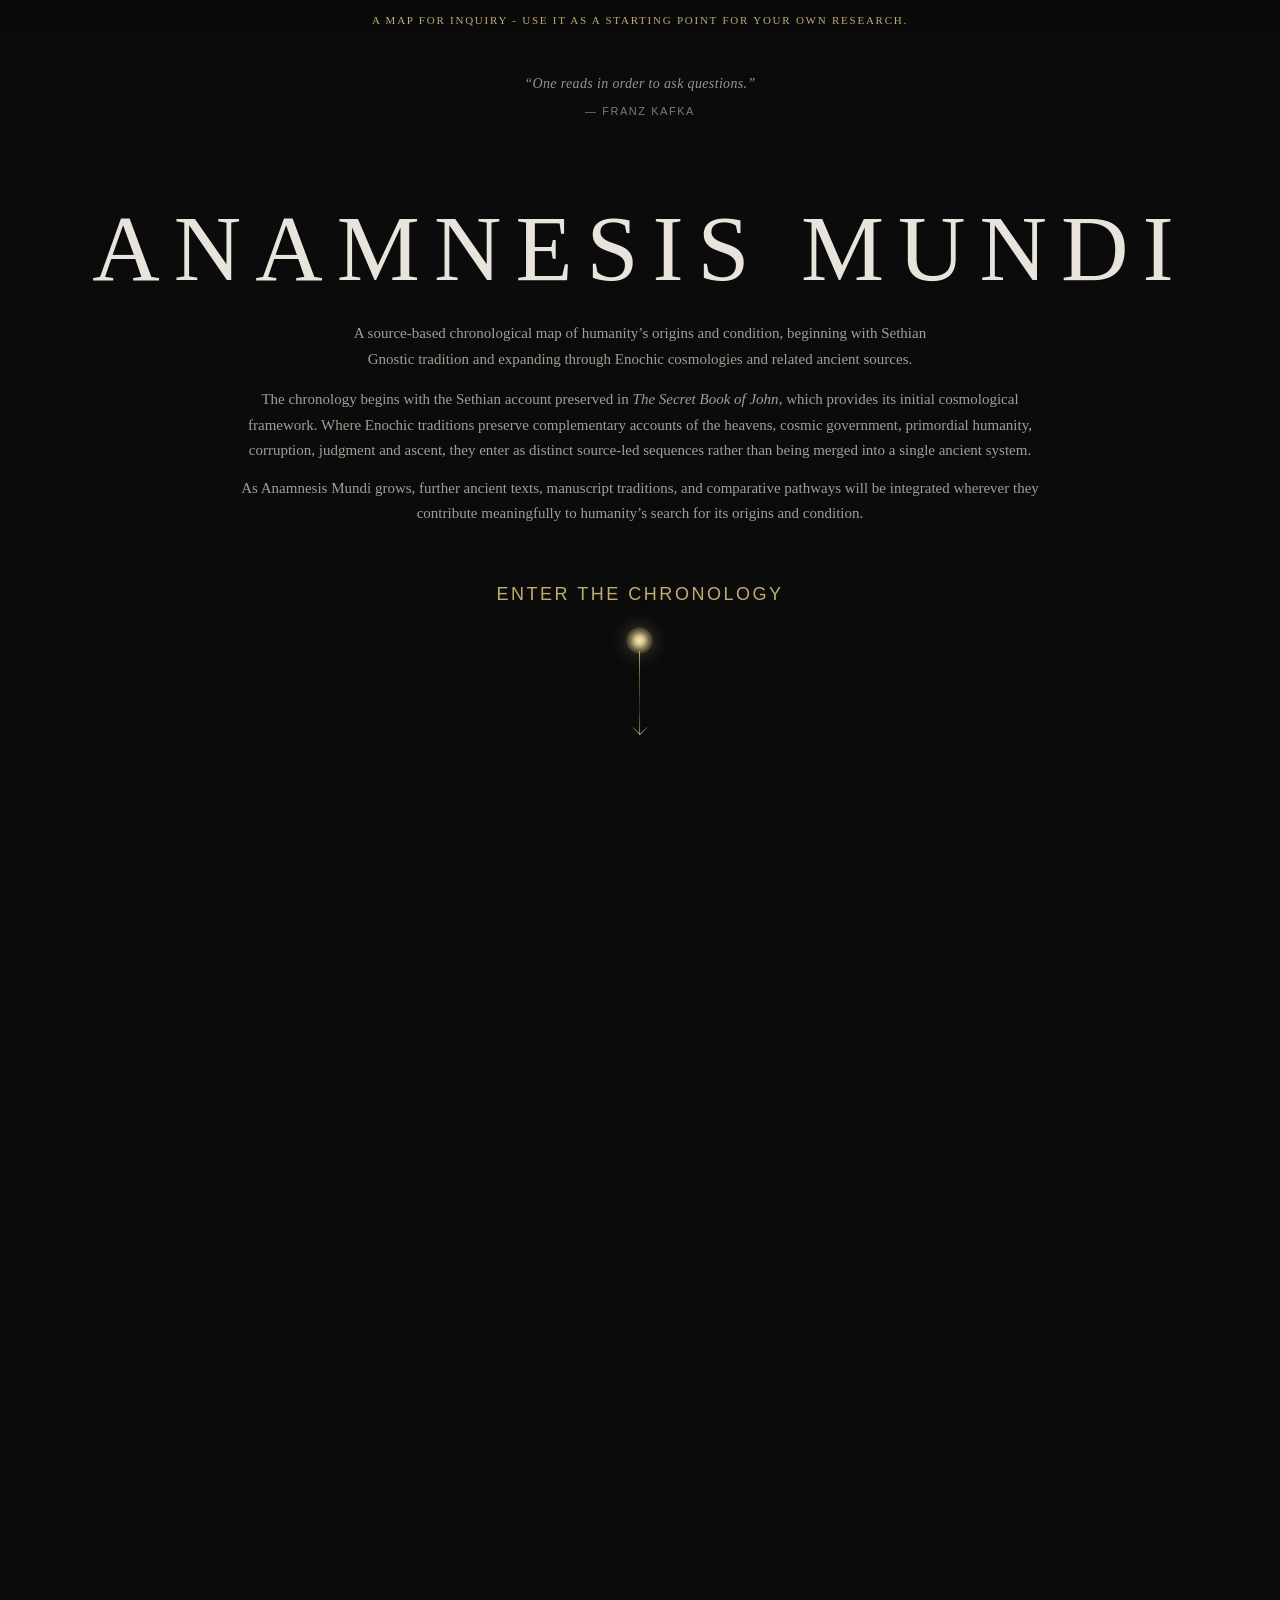
<file: index.html>
<!DOCTYPE html>
<html lang="en">
<head>
  <meta charset="UTF-8">
  <meta name="viewport" content="width=device-width, initial-scale=1.0">
  <title>Anamnesis Mundi | Gnostic & Ancient Cosmology Map</title>
  <meta name="description" content="A source-based chronological map of Sethian Gnostic cosmology, Enochic traditions, primordial humanity, Sophia, Yaldabaoth, Barbelo and related ancient sources.">
  <meta name="robots" content="index, follow, max-image-preview:large">
  <link rel="canonical" href="https://anamnesismundi.github.io/anamnesis-mundi-public/">
  <meta property="og:type" content="website"><meta property="og:site_name" content="Anamnesis Mundi"><meta property="og:title" content="Anamnesis Mundi | Gnostic & Ancient Cosmology Map"><meta property="og:description" content="Explore a source-based chronology of Sethian Gnostic cosmology, Enochic traditions and related ancient accounts of humanity's origins and condition."><meta property="og:url" content="https://anamnesismundi.github.io/anamnesis-mundi-public/">
  <meta name="twitter:card" content="summary"><meta name="twitter:title" content="Anamnesis Mundi | Gnostic & Ancient Cosmology Map"><meta name="twitter:description" content="A source-based chronological map of Sethian Gnostic cosmology, Enochic traditions and related ancient sources.">
  <script type="application/ld+json">{"@context":"https://schema.org","@type":"WebSite","name":"Anamnesis Mundi","url":"https://anamnesismundi.github.io/anamnesis-mundi-public/","description":"A source-based chronological map of Sethian Gnostic cosmology, Enochic traditions, primordial humanity and related ancient sources.","inLanguage":"en","isAccessibleForFree":true,"keywords":["Sethian Gnosticism","The Secret Book of John","Barbelo","Sophia","Yaldabaoth","Seven Powers","primordial humanity","Enochic cosmology"]}</script>
  <link rel="stylesheet" href="style.css?v=20261014-public-yaldabaoth-description-1">
  <link rel="stylesheet" href="public-canonical-fixes.css?v=20260919-public-twelve-authorities-alias-cleanup-1">
  <link rel="stylesheet" href="monad-provenance.css?v=20260917-public-monad-provenance-1">
  <link rel="stylesheet" href="chronology/monad/chronology.css?v=20260917-public-monad-metadata-spacing-1">
</head>
<body class="chronology-locked">
<div class="research-note">A MAP FOR INQUIRY - USE IT AS A STARTING POINT FOR YOUR OWN RESEARCH.</div>
<section class="hero"><div class="hero-quote"><blockquote>“One reads in order to ask questions.”</blockquote><cite>— Franz Kafka</cite></div><div class="hero-content"><h1><a class="hero-title-link" href="./" aria-label="Anamnesis Mundi, return to the beginning">ANAMNESIS MUNDI</a></h1><p class="hero-subtitle hero-subtitle-desktop">A source-based chronological map of humanity’s origins and condition, beginning with Sethian Gnostic tradition and expanding through Enochic cosmologies and related ancient sources.</p><p class="hero-subtitle hero-subtitle-mobile">A source-based chronological map of ancient cosmologies and humanity’s origins and condition.</p><div class="hero-method hero-method-desktop"><p>The chronology begins with the Sethian account preserved in <em>The Secret Book of John</em>, which provides its initial cosmological framework. Where Enochic traditions preserve complementary accounts of the heavens, cosmic government, primordial humanity, corruption, judgment and ascent, they enter as distinct source-led sequences rather than being merged into a single ancient system.</p><p>As Anamnesis Mundi grows, further ancient texts, manuscript traditions, and comparative pathways will be integrated wherever they contribute meaningfully to humanity’s search for its origins and condition.</p></div><div class="hero-method hero-method-mobile"><p>Beginning with the Sethian account preserved in <em>The Secret Book of John</em>, it expands through Enochic cosmologies and related ancient sources while preserving each tradition as a distinct textual layer.</p><p>Further texts and comparative pathways will be added wherever they clarify humanity’s origins and condition.</p></div><a class="begin" href="#timeline" aria-label="Enter the chronology" aria-controls="timeline" aria-expanded="false"><span class="begin-text">Enter the chronology</span><span class="begin-portal" aria-hidden="true"><span class="begin-node"></span><span class="begin-line"></span></span></a></div></section>
<main class="timeline" id="timeline" aria-hidden="true" inert></main>
<script src="script.js?v=20261016-public-archontic-hierarchy-link-1"></script>
</body></html>
</file>
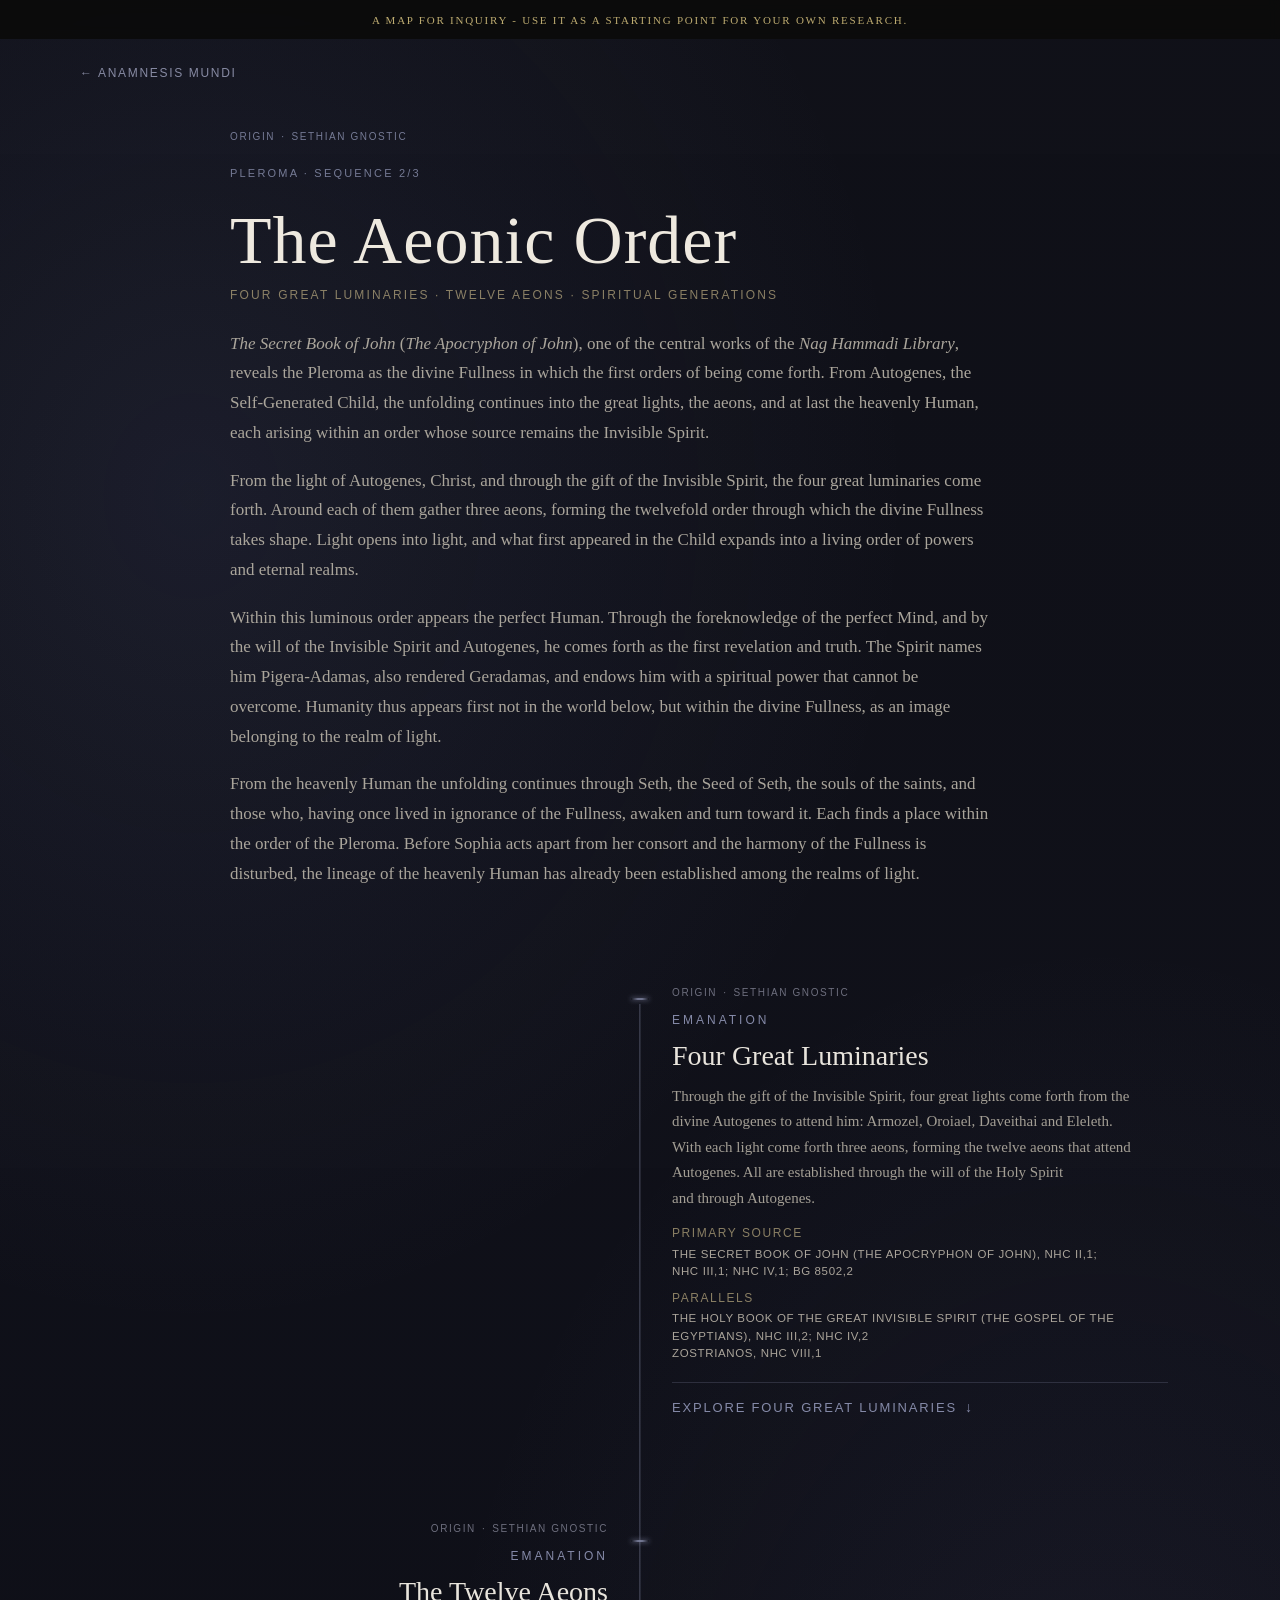
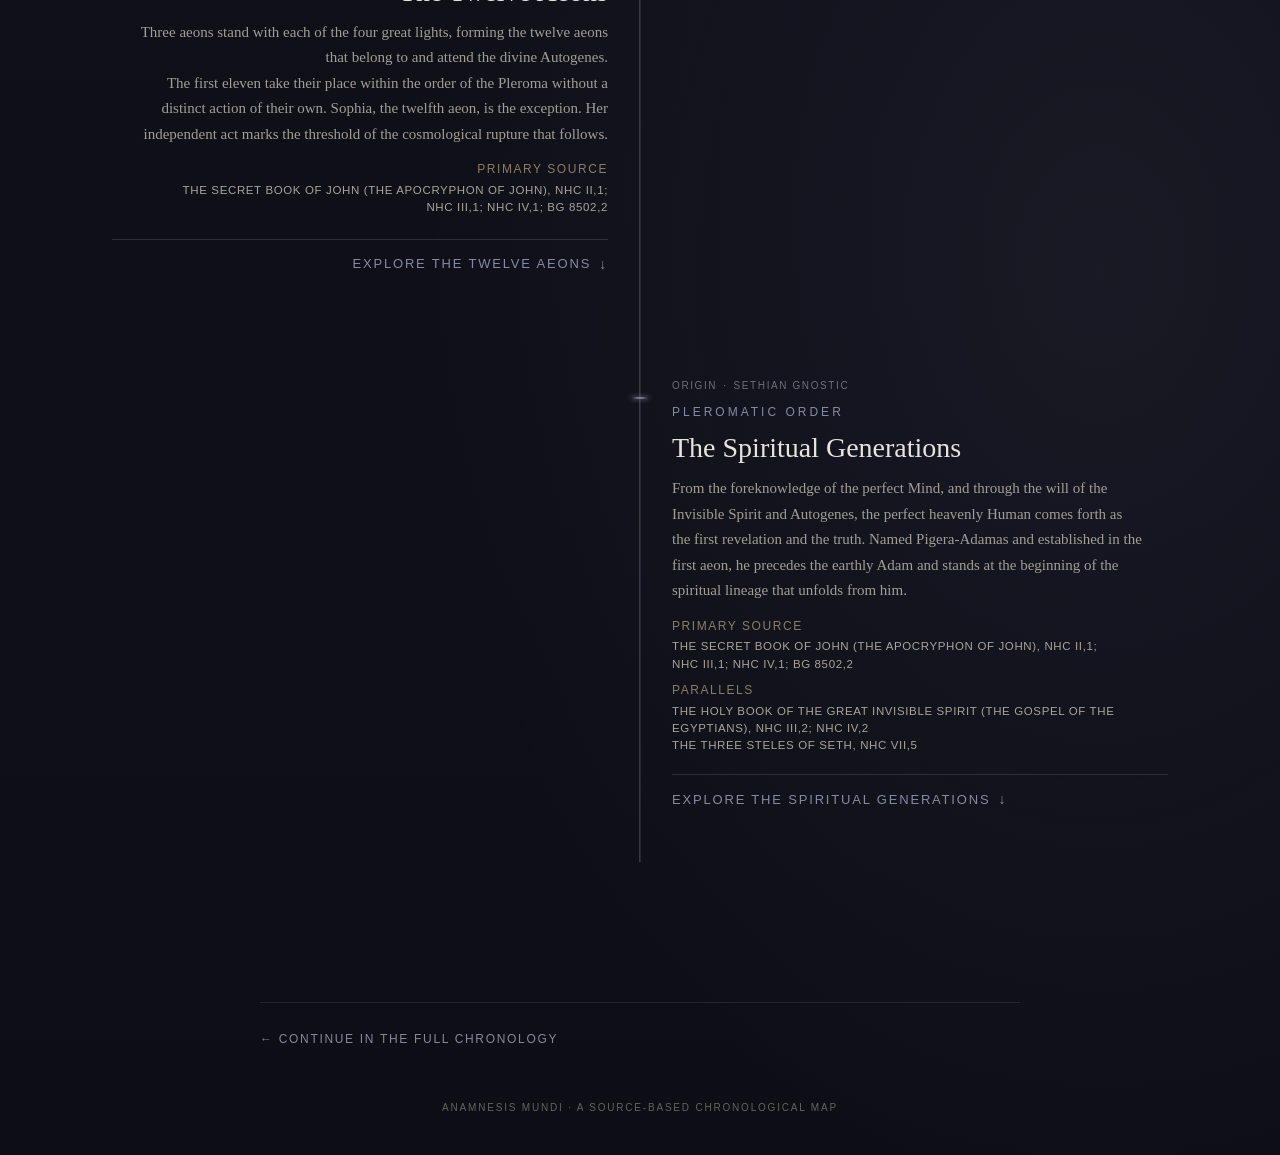
<file: chronology/aeonic-order/index.html>
<!DOCTYPE html>
<html lang="en">
<head>
  <meta charset="UTF-8">
  <meta name="viewport" content="width=device-width, initial-scale=1.0">
  <base href="../../">
  <title>Four Great Luminaries | Twelve Aeons | Spiritual Generations | Anamnesis Mundi</title>
  <meta name="description" content="Explore the four great luminaries, twelve aeons and spiritual generations of the Pleroma according to the Secret Book of John.">
  <meta name="robots" content="index, follow, max-image-preview:large">
  <link rel="canonical" href="https://anamnesismundi.github.io/anamnesis-mundi-public/chronology/aeonic-order/">
  <meta property="og:type" content="article">
  <meta property="og:site_name" content="Anamnesis Mundi">
  <meta property="og:title" content="Four Great Luminaries | Twelve Aeons | Spiritual Generations | Anamnesis Mundi">
  <meta property="og:description" content="Explore the four great luminaries, twelve aeons and spiritual generations of the Pleroma according to the Secret Book of John.">
  <meta property="og:url" content="https://anamnesismundi.github.io/anamnesis-mundi-public/chronology/aeonic-order/">
  <meta name="twitter:card" content="summary">
  <meta name="twitter:title" content="Four Great Luminaries | Twelve Aeons | Spiritual Generations | Anamnesis Mundi">
  <meta name="twitter:description" content="Explore the four great luminaries, twelve aeons and spiritual generations of the Pleroma according to the Secret Book of John.">
  <script type="application/ld+json">{"@context":"https://schema.org","@type":"WebPage","name":"Four Great Luminaries | Twelve Aeons | Spiritual Generations | Anamnesis Mundi","url":"https://anamnesismundi.github.io/anamnesis-mundi-public/chronology/aeonic-order/","description":"Explore the four great luminaries, twelve aeons and spiritual generations of the Pleroma according to the Secret Book of John.","inLanguage":"en","isAccessibleForFree":true,"isPartOf":{"@type":"WebSite","name":"Anamnesis Mundi","url":"https://anamnesismundi.github.io/anamnesis-mundi-public/"},"about":["The Aeonic Order","Four Great Luminaries","Twelve Aeons","Spiritual Generations","Armozel","Oroiael","Daveithai","Eleleth","Geradamas","Seth","The Secret Book of John","Sethian Gnosticism"]}</script>
  <link rel="stylesheet" href="style.css?v=20260928-private-archontic-sequence-entry-3">
  <link rel="stylesheet" href="chronology/aeonic-order/standalone.css?v=20260929-public-aeonic-structural-sequence-1">
</head>
<body
  class="chronology-entered sequence-entry-page sequence-entry-pleroma"
  data-sequence-entry-page="true"
  data-initial-sequence="sequence-pleroma-aeonic-order"
  data-timeline-parity-offset="1"
>
  <div class="research-note">A MAP FOR INQUIRY - USE IT AS A STARTING POINT FOR YOUR OWN RESEARCH.</div>

  <header class="sequence-entry-header">
    <a href="./">← Anamnesis Mundi</a>
  </header>

  <main class="sequence-entry-shell">
    <header class="sequence-entry-intro">
      <div class="sequence-entry-provenance">
        <span>Origin</span>
        <span aria-hidden="true">·</span>
        <span>Sethian Gnostic</span>
      </div>

      <span class="sequence-entry-position">Pleroma · Sequence 2/3</span>
      <h1>The Aeonic Order</h1>
      <p class="sequence-entry-subtitle">Four Great Luminaries · Twelve Aeons · Spiritual Generations</p>

      <p class="sequence-entry-deck"><em>The Secret Book of John</em> (<em>The Apocryphon of John</em>), one of the central works of the <em>Nag Hammadi Library</em>, reveals the Pleroma as the divine Fullness in which the first orders of being come forth. From Autogenes, the Self-Generated Child, the unfolding continues into the great lights, the aeons, and at last the heavenly Human, each arising within an order whose source remains the Invisible Spirit.</p>

      <p class="sequence-entry-deck">From the light of Autogenes, Christ, and through the gift of the Invisible Spirit, the four great luminaries come forth. Around each of them gather three aeons, forming the twelvefold order through which the divine Fullness takes shape. Light opens into light, and what first appeared in the Child expands into a living order of powers and eternal realms.</p>

      <p class="sequence-entry-deck">Within this luminous order appears the perfect Human. Through the foreknowledge of the perfect Mind, and by the will of the Invisible Spirit and Autogenes, he comes forth as the first revelation and truth. The Spirit names him Pigera-Adamas, also rendered Geradamas, and endows him with a spiritual power that cannot be overcome. Humanity thus appears first not in the world below, but within the divine Fullness, as an image belonging to the realm of light.</p>

      <p class="sequence-entry-deck">From the heavenly Human the unfolding continues through Seth, the Seed of Seth, the souls of the saints, and those who, having once lived in ignorance of the Fullness, awaken and turn toward it. Each finds a place within the order of the Pleroma. Before Sophia acts apart from her consort and the harmony of the Fullness is disturbed, the lineage of the heavenly Human has already been established among the realms of light.</p>
    </header>
  </main>

  <section class="sequence-entry-chronology" aria-label="The Aeonic Order chronology">
    <main class="timeline" id="timeline"></main>
  </section>

  <nav class="sequence-entry-return" aria-label="Chronology navigation">
    <a href="./?sequence=sequence-pleroma-aeonic-order">← Continue in the full chronology</a>
  </nav>

  <footer class="sequence-entry-footer">Anamnesis Mundi · A source-based chronological map</footer>

  <script src="script.js?v=20260929-public-sequence-open-2"></script>
</body>
</html>
</file>
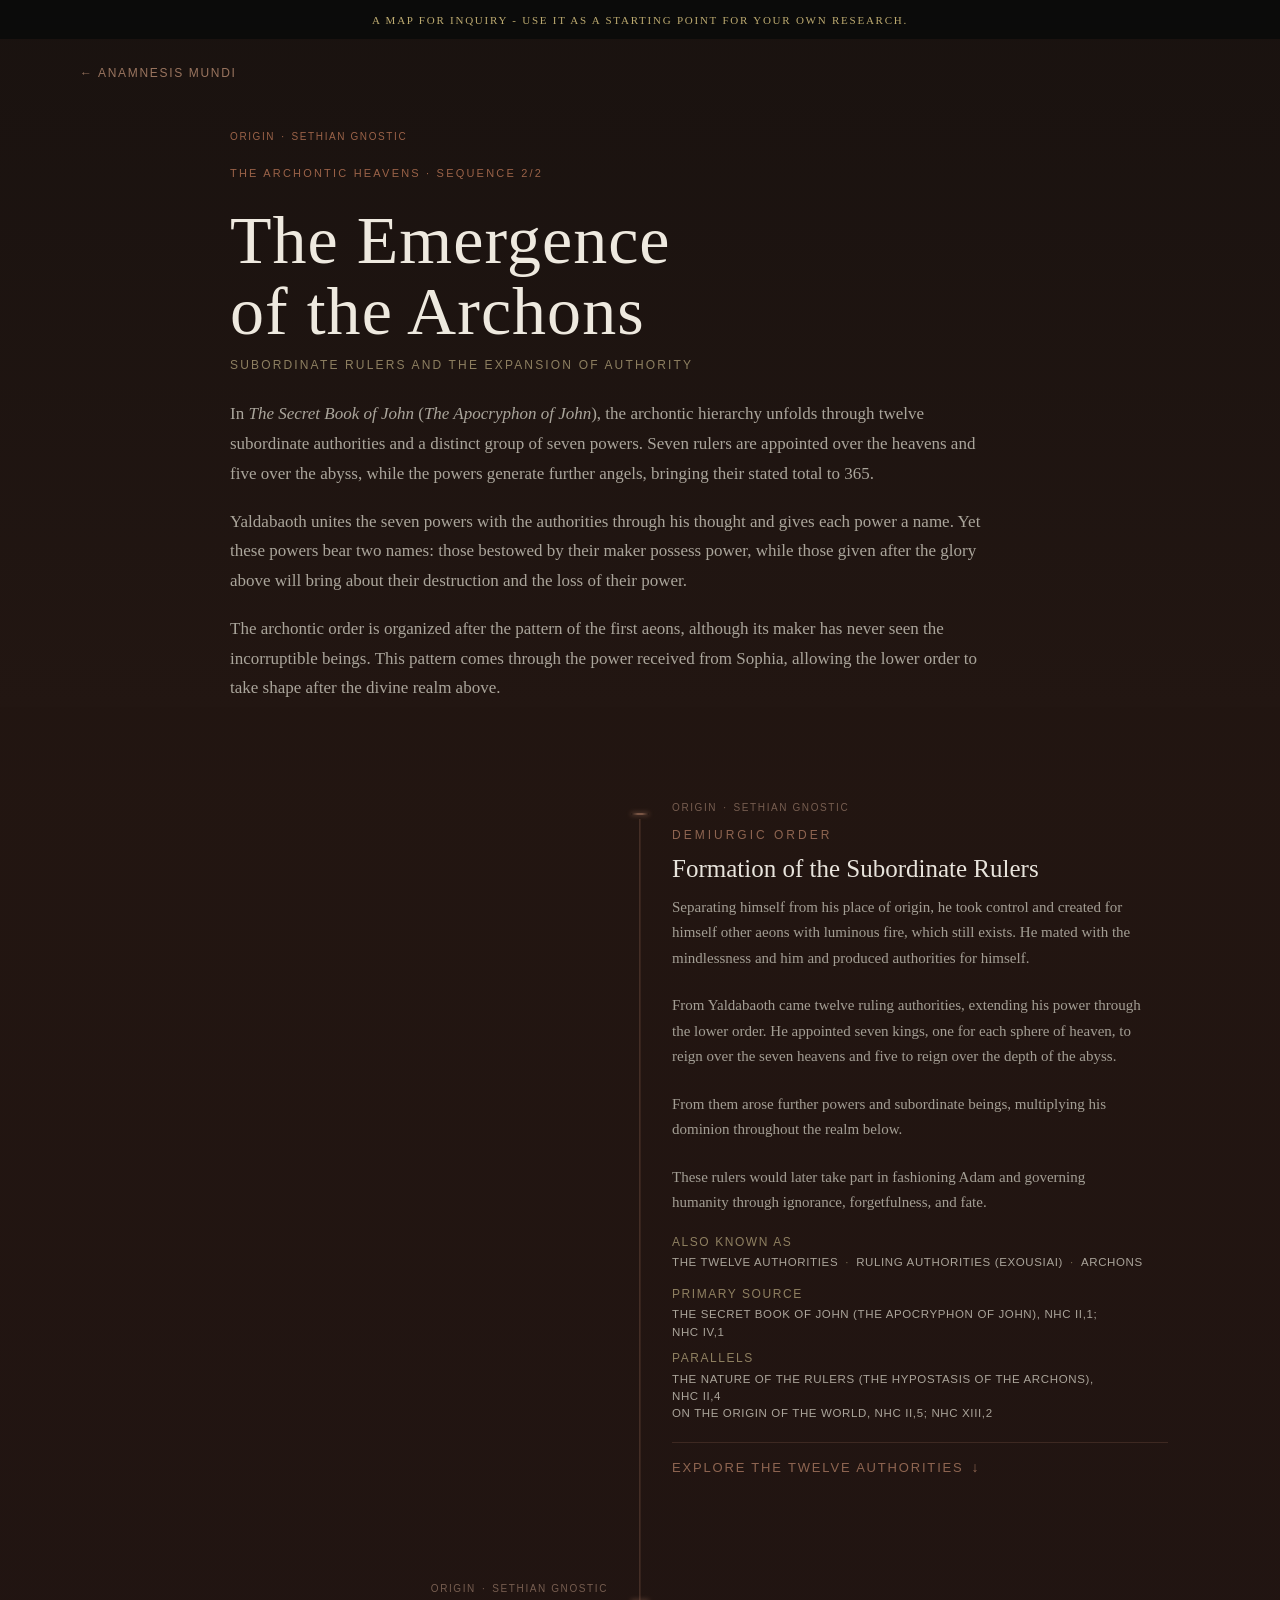
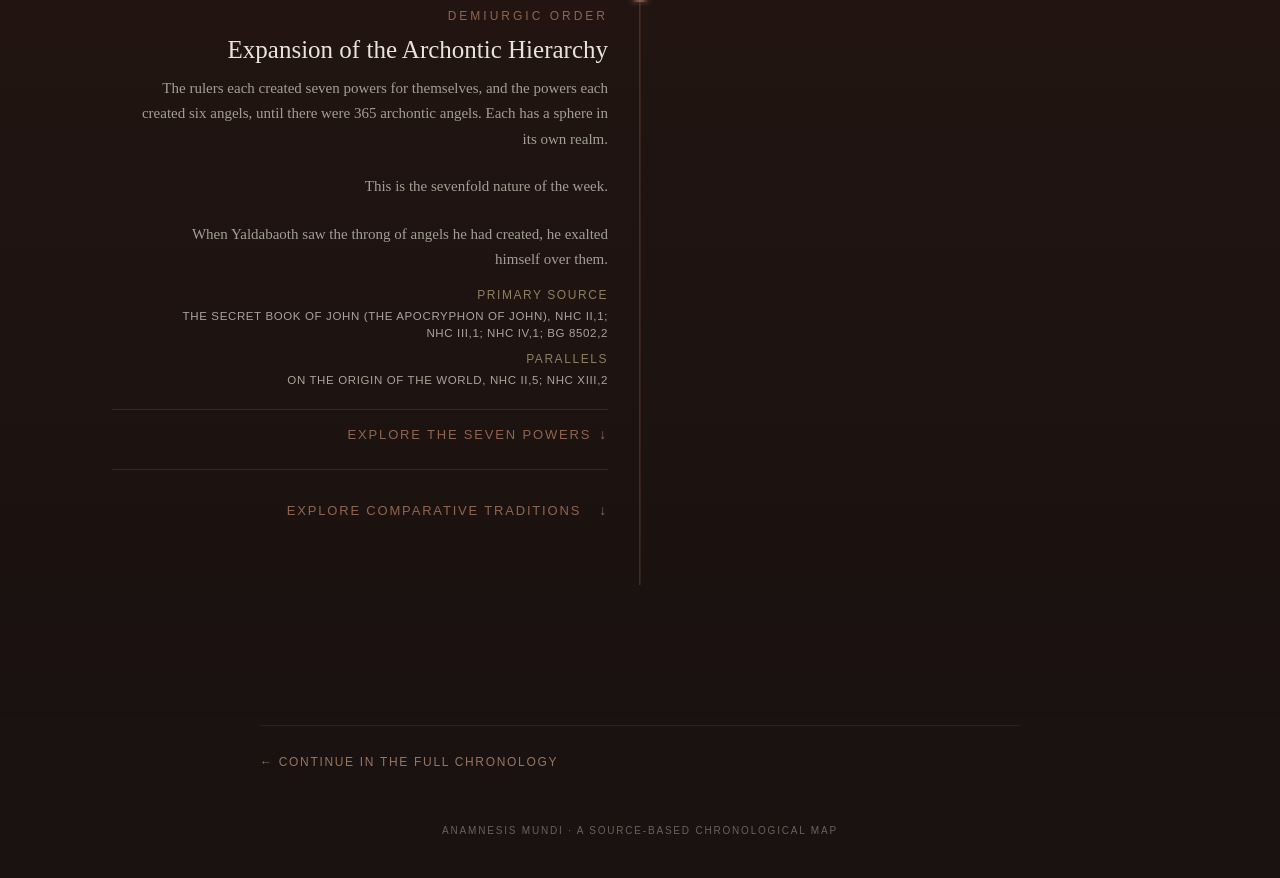
<file: chronology/archontic-hierarchy/index.html>
<!DOCTYPE html>
<html lang="en">
<head>
  <meta charset="UTF-8">
  <meta name="viewport" content="width=device-width, initial-scale=1.0">
  <base href="../../">
  <title>Archons | Seven Powers and 365 Angels | Secret Book of John | Anamnesis Mundi</title>
  <meta name="description" content="Explore the twelve subordinate authorities, seven powers and 365 angels in the archontic hierarchy of the Secret Book of John.">
  <meta name="robots" content="index, follow, max-image-preview:large">
  <link rel="canonical" href="https://anamnesismundi.github.io/anamnesis-mundi-public/chronology/archontic-hierarchy/">
  <meta property="og:type" content="article">
  <meta property="og:site_name" content="Anamnesis Mundi">
  <meta property="og:title" content="Archons | Seven Powers and 365 Angels | Secret Book of John | Anamnesis Mundi">
  <meta property="og:description" content="Explore the twelve subordinate authorities, seven powers and 365 angels in the archontic hierarchy of the Secret Book of John.">
  <meta property="og:url" content="https://anamnesismundi.github.io/anamnesis-mundi-public/chronology/archontic-hierarchy/">
  <meta name="twitter:card" content="summary">
  <meta name="twitter:title" content="Archons | Seven Powers and 365 Angels | Secret Book of John | Anamnesis Mundi">
  <meta name="twitter:description" content="Explore the twelve subordinate authorities, seven powers and 365 angels in the archontic hierarchy of the Secret Book of John.">
  <script type="application/ld+json">{"@context":"https://schema.org","@type":"WebPage","name":"Archons | Seven Powers and 365 Angels | Secret Book of John | Anamnesis Mundi","url":"https://anamnesismundi.github.io/anamnesis-mundi-public/chronology/archontic-hierarchy/","description":"Explore the twelve subordinate authorities, seven powers and 365 angels in the archontic hierarchy of the Secret Book of John.","inLanguage":"en","isAccessibleForFree":true,"isPartOf":{"@type":"WebSite","name":"Anamnesis Mundi","url":"https://anamnesismundi.github.io/anamnesis-mundi-public/"},"about":["The Emergence of the Archons","Yaldabaoth","Subordinate Rulers","Seven Powers","The Secret Book of John","The Apocryphon of John","Nag Hammadi Library"]}</script>
  <link rel="stylesheet" href="style.css?v=20261014-public-yaldabaoth-description-1">
  <link rel="stylesheet" href="chronology/archontic-hierarchy/standalone.css?v=20261014-public-archontic-hierarchy-1">
</head>
<body
  class="chronology-entered sequence-entry-page sequence-entry-archontic"
  data-sequence-entry-page="true"
  data-initial-sequence="sequence-demiurgic-archontic-hierarchy"
  data-timeline-parity-offset="1"
>
  <div class="research-note">A MAP FOR INQUIRY - USE IT AS A STARTING POINT FOR YOUR OWN RESEARCH.</div>

  <header class="sequence-entry-header">
    <a href="./">← Anamnesis Mundi</a>
  </header>

  <main class="sequence-entry-shell">
    <header class="sequence-entry-intro">
      <div class="sequence-entry-provenance">
        <span>Origin</span>
        <span aria-hidden="true">·</span>
        <span>Sethian Gnostic</span>
      </div>

      <span class="sequence-entry-position">The Archontic Heavens · Sequence 2/2</span>
      <h1>The Emergence of the Archons</h1>
      <p class="sequence-entry-subtitle">Subordinate rulers and the expansion of authority</p>

      <p class="sequence-entry-deck">In <em>The Secret Book of John</em> (<em>The Apocryphon of John</em>), the archontic hierarchy unfolds through twelve subordinate authorities and a distinct group of seven powers. Seven rulers are appointed over the heavens and five over the abyss, while the powers generate further angels, bringing their stated total to 365.</p>

      <p class="sequence-entry-deck">Yaldabaoth unites the seven powers with the authorities through his thought and gives each power a name. Yet these powers bear two names: those bestowed by their maker possess power, while those given after the glory above will bring about their destruction and the loss of their power.</p>

      <p class="sequence-entry-deck">The archontic order is organized after the pattern of the first aeons, although its maker has never seen the incorruptible beings. This pattern comes through the power received from Sophia, allowing the lower order to take shape after the divine realm above.</p>
    </header>
  </main>

  <section class="sequence-entry-chronology" aria-label="The Emergence of the Archons chronology">
    <main class="timeline" id="timeline"></main>
  </section>

  <nav class="sequence-entry-return" aria-label="Chronology navigation">
    <a href="./?sequence=sequence-demiurgic-archontic-hierarchy">← Continue in the full chronology</a>
  </nav>

  <footer class="sequence-entry-footer">Anamnesis Mundi · A source-based chronological map</footer>

  <script src="script.js?v=20261014-public-yaldabaoth-description-1"></script>
</body>
</html>
</file>
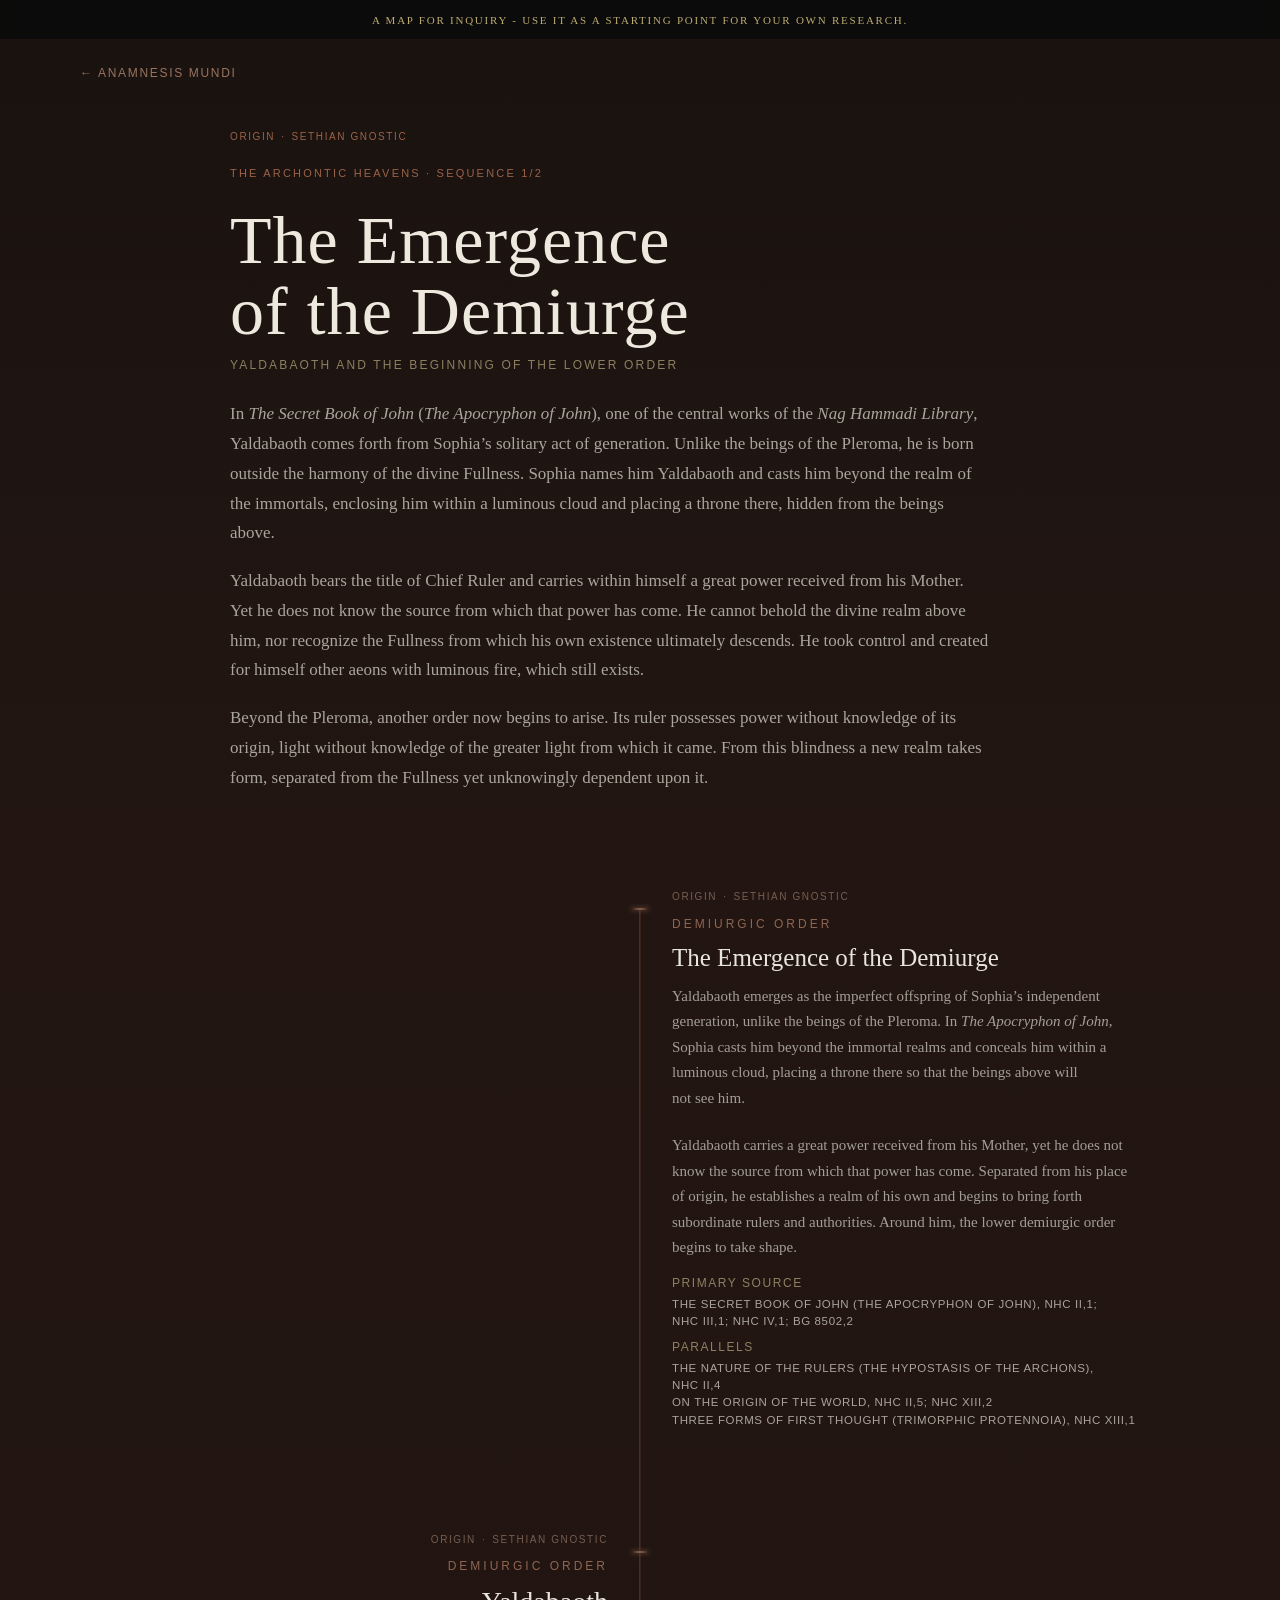
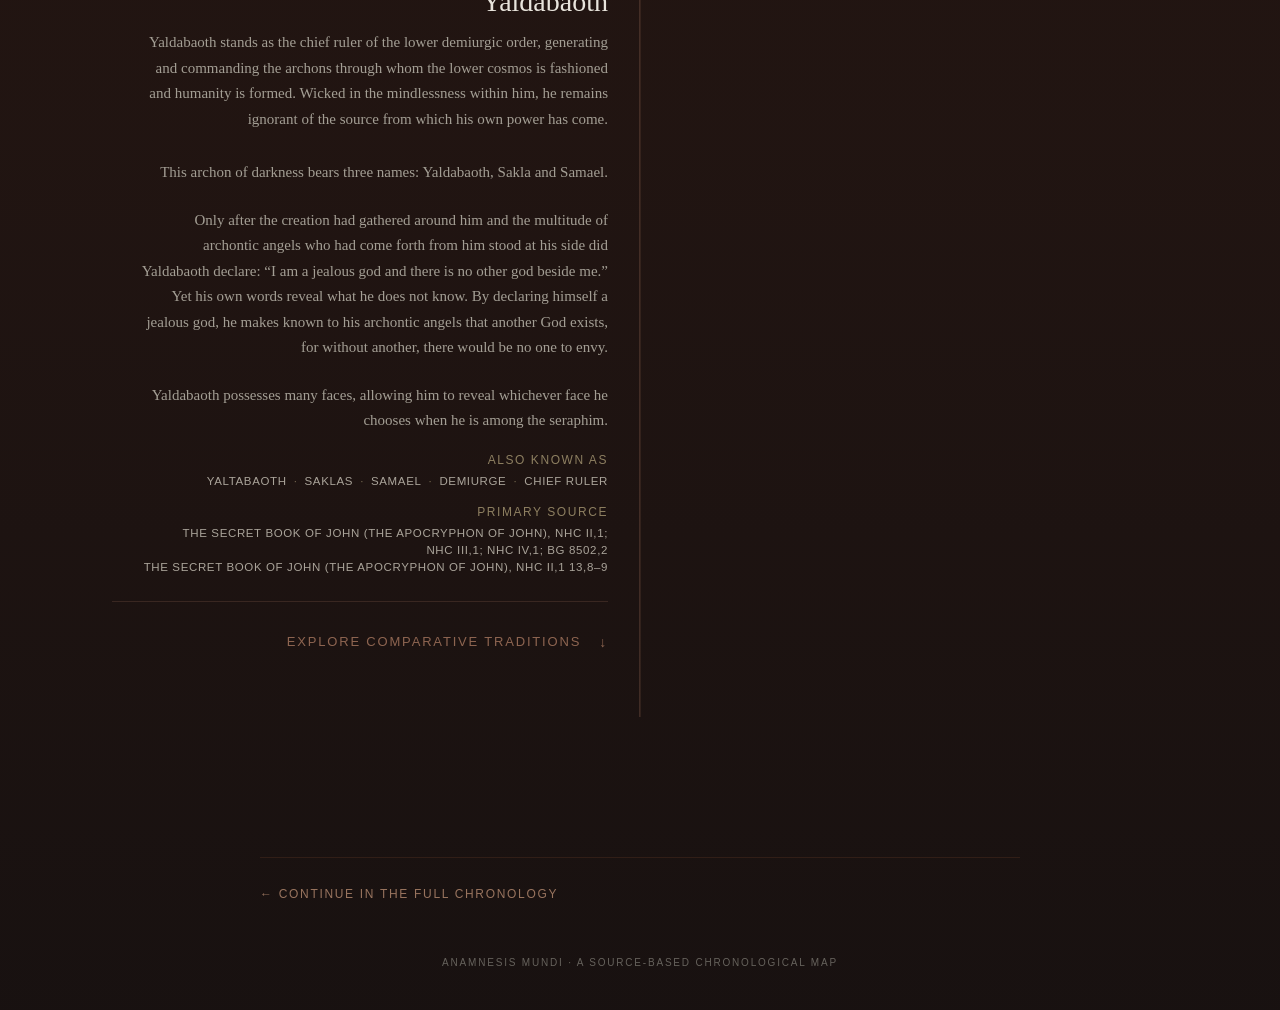
<file: chronology/demiurge/index.html>
<!DOCTYPE html>
<html lang="en">
<head>
  <meta charset="UTF-8">
  <meta name="viewport" content="width=device-width, initial-scale=1.0">
  <base href="../../">
  <title>Yaldabaoth, Demiurge | Secret Book of John | Anamnesis Mundi</title>
  <meta name="description" content="Explore the emergence of Yaldabaoth, the Demiurge, the power he receives from Sophia, and the beginning of the lower order in The Secret Book of John.">
  <meta name="robots" content="index, follow, max-image-preview:large">
  <link rel="canonical" href="https://anamnesismundi.github.io/anamnesis-mundi-public/chronology/demiurge/">
  <meta property="og:type" content="article">
  <meta property="og:site_name" content="Anamnesis Mundi">
  <meta property="og:title" content="Yaldabaoth, Demiurge | Secret Book of John | Anamnesis Mundi">
  <meta property="og:description" content="Explore the emergence of Yaldabaoth, the Demiurge, the power he receives from Sophia, and the beginning of the lower order in The Secret Book of John.">
  <meta property="og:url" content="https://anamnesismundi.github.io/anamnesis-mundi-public/chronology/demiurge/">
  <meta name="twitter:card" content="summary">
  <meta name="twitter:title" content="Yaldabaoth, Demiurge | Secret Book of John | Anamnesis Mundi">
  <meta name="twitter:description" content="Explore the emergence of Yaldabaoth, the Demiurge, the power he receives from Sophia, and the beginning of the lower order in The Secret Book of John.">
  <script type="application/ld+json">{"@context":"https://schema.org","@type":"WebPage","name":"Yaldabaoth, Demiurge | Secret Book of John | Anamnesis Mundi","url":"https://anamnesismundi.github.io/anamnesis-mundi-public/chronology/demiurge/","description":"Explore the emergence of Yaldabaoth, the Demiurge, the power he receives from Sophia, and the beginning of the lower order in The Secret Book of John.","inLanguage":"en","isAccessibleForFree":true,"isPartOf":{"@type":"WebSite","name":"Anamnesis Mundi","url":"https://anamnesismundi.github.io/anamnesis-mundi-public/"},"about":["Yaldabaoth","Chief Ruler","The Pleroma","The Archontic Heavens","The Secret Book of John","The Apocryphon of John","Nag Hammadi Library"]}</script>
  <link rel="stylesheet" href="style.css?v=20261014-public-yaldabaoth-description-1">
  <link rel="stylesheet" href="chronology/demiurge/standalone.css?v=20260929-public-demiurge-structural-sequence-1">
</head>
<body
  class="chronology-entered sequence-entry-page sequence-entry-archontic"
  data-sequence-entry-page="true"
  data-initial-sequence="sequence-demiurgic-chief-ruler"
  data-timeline-parity-offset="1"
>
  <div class="research-note">A MAP FOR INQUIRY - USE IT AS A STARTING POINT FOR YOUR OWN RESEARCH.</div>

  <header class="sequence-entry-header">
    <a href="./">← Anamnesis Mundi</a>
  </header>

  <main class="sequence-entry-shell">
    <header class="sequence-entry-intro">
      <div class="sequence-entry-provenance">
        <span>Origin</span>
        <span aria-hidden="true">·</span>
        <span>Sethian Gnostic</span>
      </div>

      <span class="sequence-entry-position">The Archontic Heavens · Sequence 1/2</span>
      <h1>The Emergence of the Demiurge</h1>
      <p class="sequence-entry-subtitle">Yaldabaoth and the beginning of the lower order</p>

      <p class="sequence-entry-deck">In <em>The Secret Book of John</em> (<em>The Apocryphon of John</em>), one of the central works of the <em>Nag Hammadi Library</em>, Yaldabaoth comes forth from Sophia’s solitary act of generation. Unlike the beings of the Pleroma, he is born outside the harmony of the divine Fullness. Sophia names him Yaldabaoth and casts him beyond the realm of the immortals, enclosing him within a luminous cloud and placing a throne there, hidden from the beings above.</p>

      <p class="sequence-entry-deck">Yaldabaoth bears the title of Chief Ruler and carries within himself a great power received from his Mother. Yet he does not know the source from which that power has come. He cannot behold the divine realm above him, nor recognize the Fullness from which his own existence ultimately descends. He took control and created for himself other aeons with luminous fire, which still exists.</p>

      <p class="sequence-entry-deck">Beyond the Pleroma, another order now begins to arise. Its ruler possesses power without knowledge of its origin, light without knowledge of the greater light from which it came. From this blindness a new realm takes form, separated from the Fullness yet unknowingly dependent upon it.</p>
    </header>
  </main>

  <section class="sequence-entry-chronology" aria-label="The Emergence of the Demiurge chronology">
    <main class="timeline" id="timeline"></main>
  </section>

  <nav class="sequence-entry-return" aria-label="Chronology navigation">
    <a href="./?sequence=sequence-demiurgic-chief-ruler">← Continue in the full chronology</a>
  </nav>

  <footer class="sequence-entry-footer">Anamnesis Mundi · A source-based chronological map</footer>

  <script src="script.js?v=20261014-public-yaldabaoth-description-1"></script>
</body>
</html>
</file>
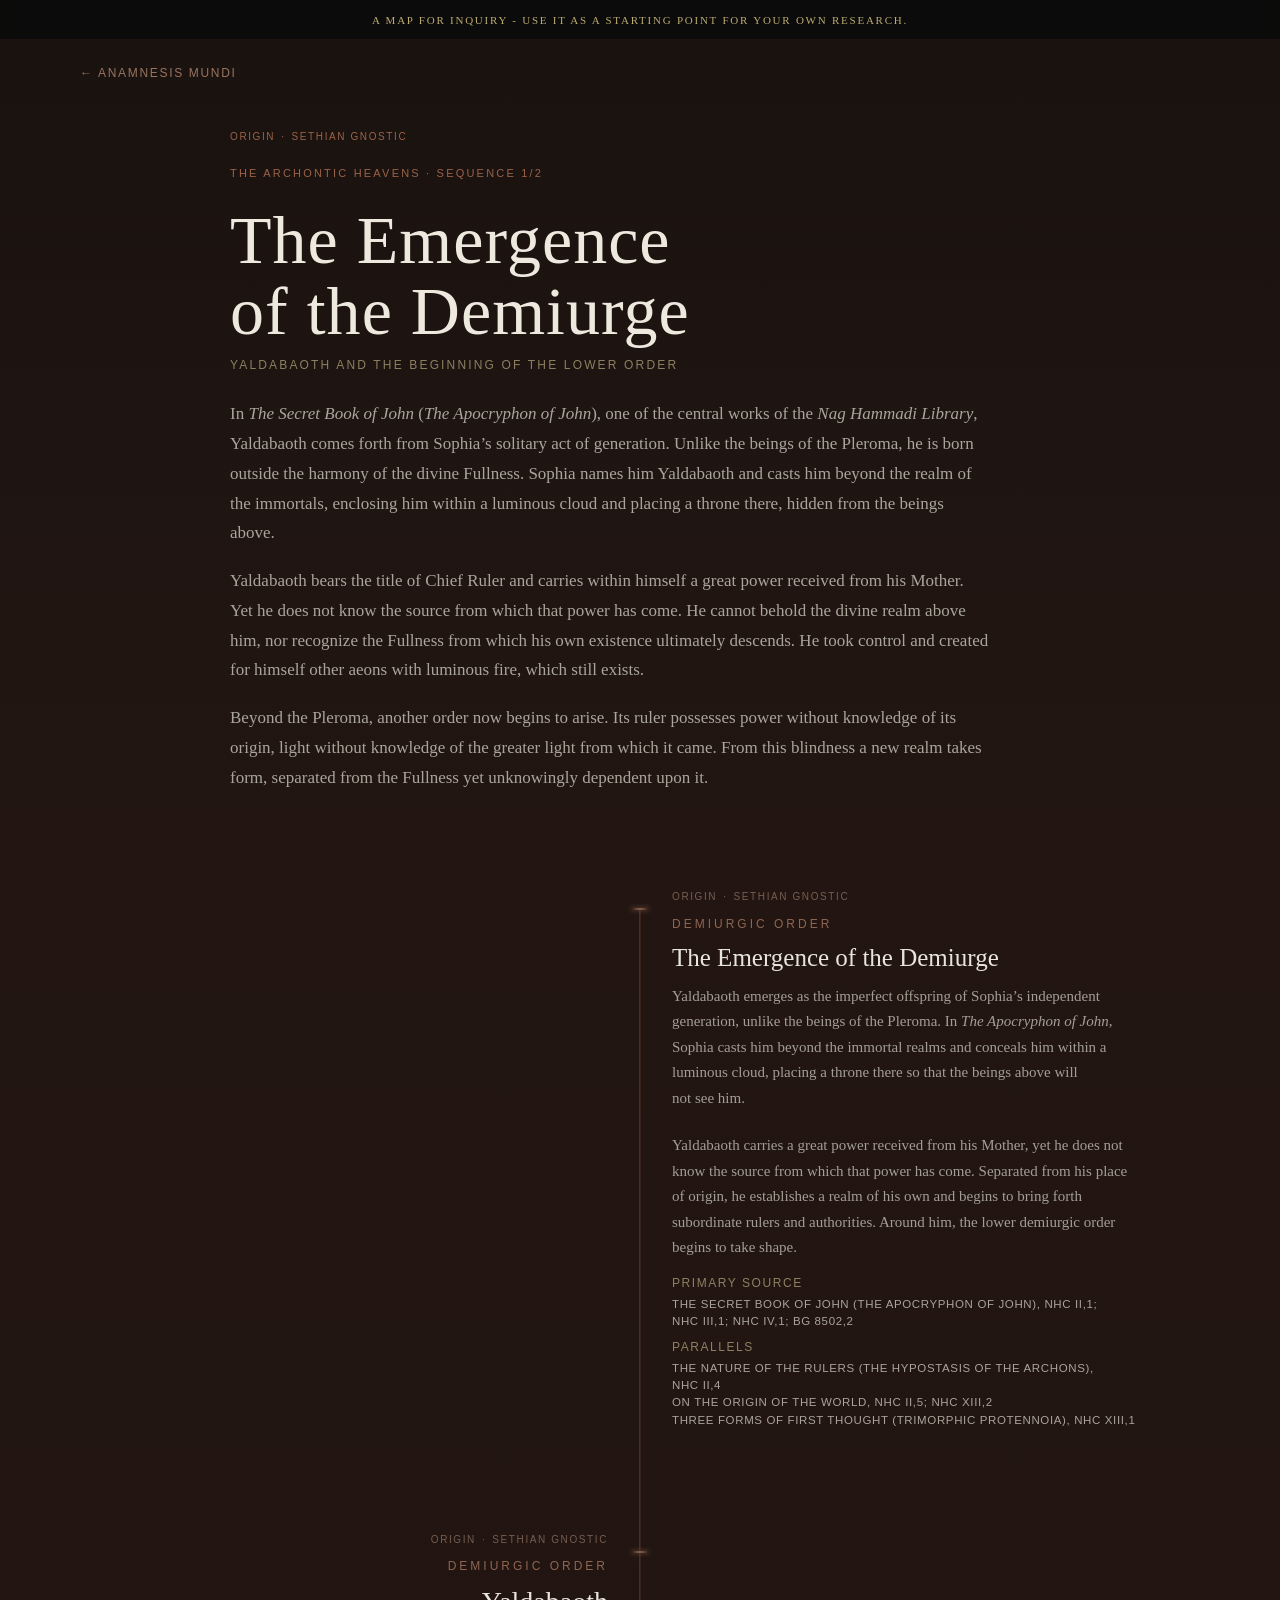
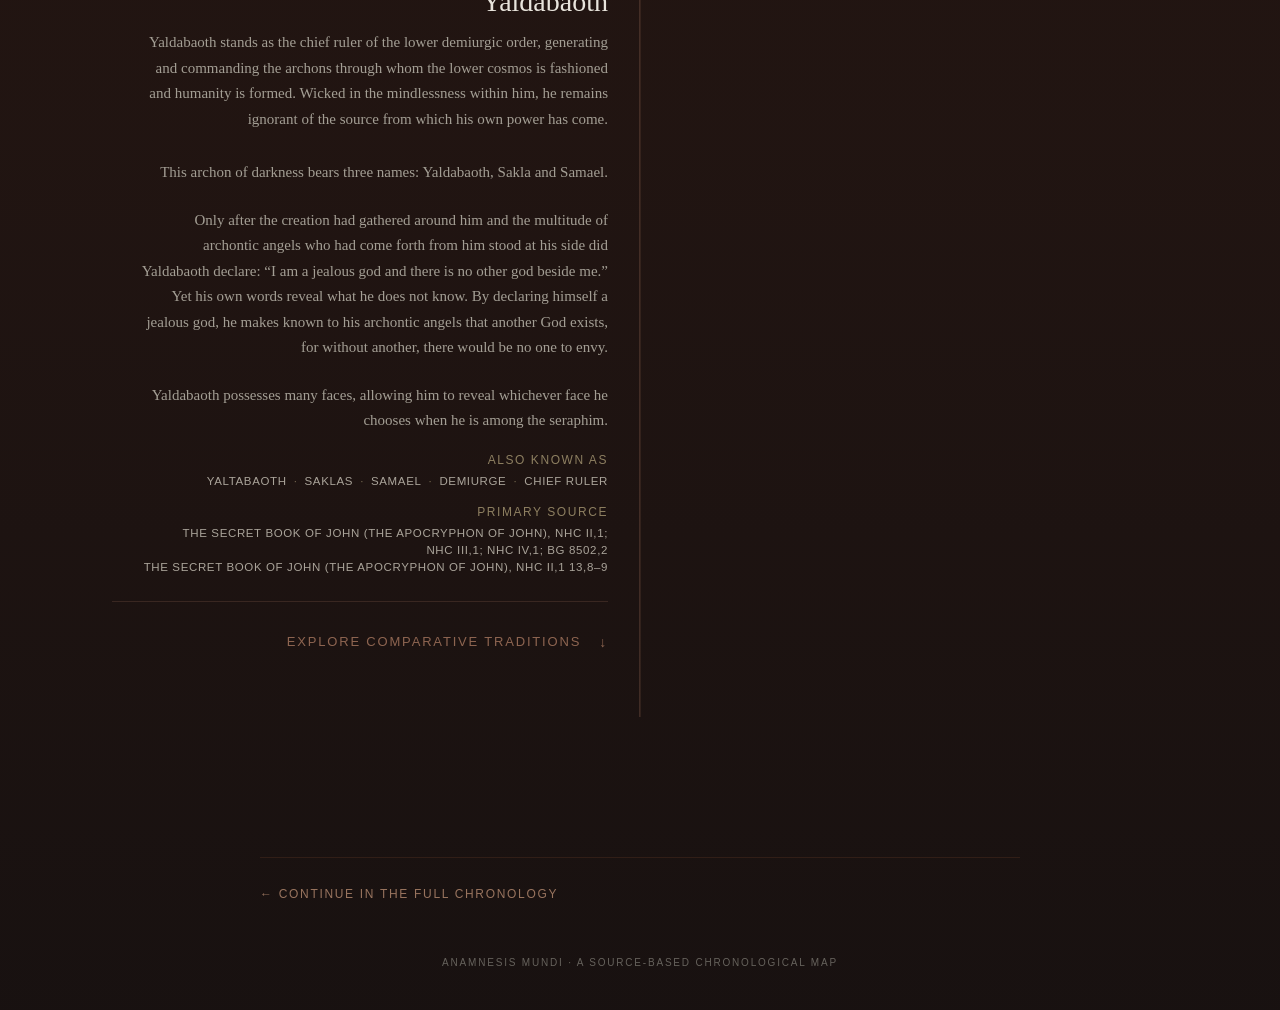
<file: chronology/emergence-of-the-chief-ruler/index.html>
<!DOCTYPE html>
<html lang="en">
<head>
  <meta charset="UTF-8">
  <meta name="viewport" content="width=device-width, initial-scale=1.0">
  <title>Redirecting to Yaldabaoth, Demiurge | Anamnesis Mundi</title>
  <meta name="robots" content="noindex, follow">
  <link rel="canonical" href="https://anamnesismundi.github.io/anamnesis-mundi-public/chronology/demiurge/">
  <meta http-equiv="refresh" content="0; url=https://anamnesismundi.github.io/anamnesis-mundi-public/chronology/demiurge/">
  <script>window.location.replace("https://anamnesismundi.github.io/anamnesis-mundi-public/chronology/demiurge/" + window.location.search + window.location.hash);</script>
</head>
<body>
  <p>This page has moved to <a href="https://anamnesismundi.github.io/anamnesis-mundi-public/chronology/demiurge/">https://anamnesismundi.github.io/anamnesis-mundi-public/chronology/demiurge/</a>.</p>
</body>
</html>
</file>
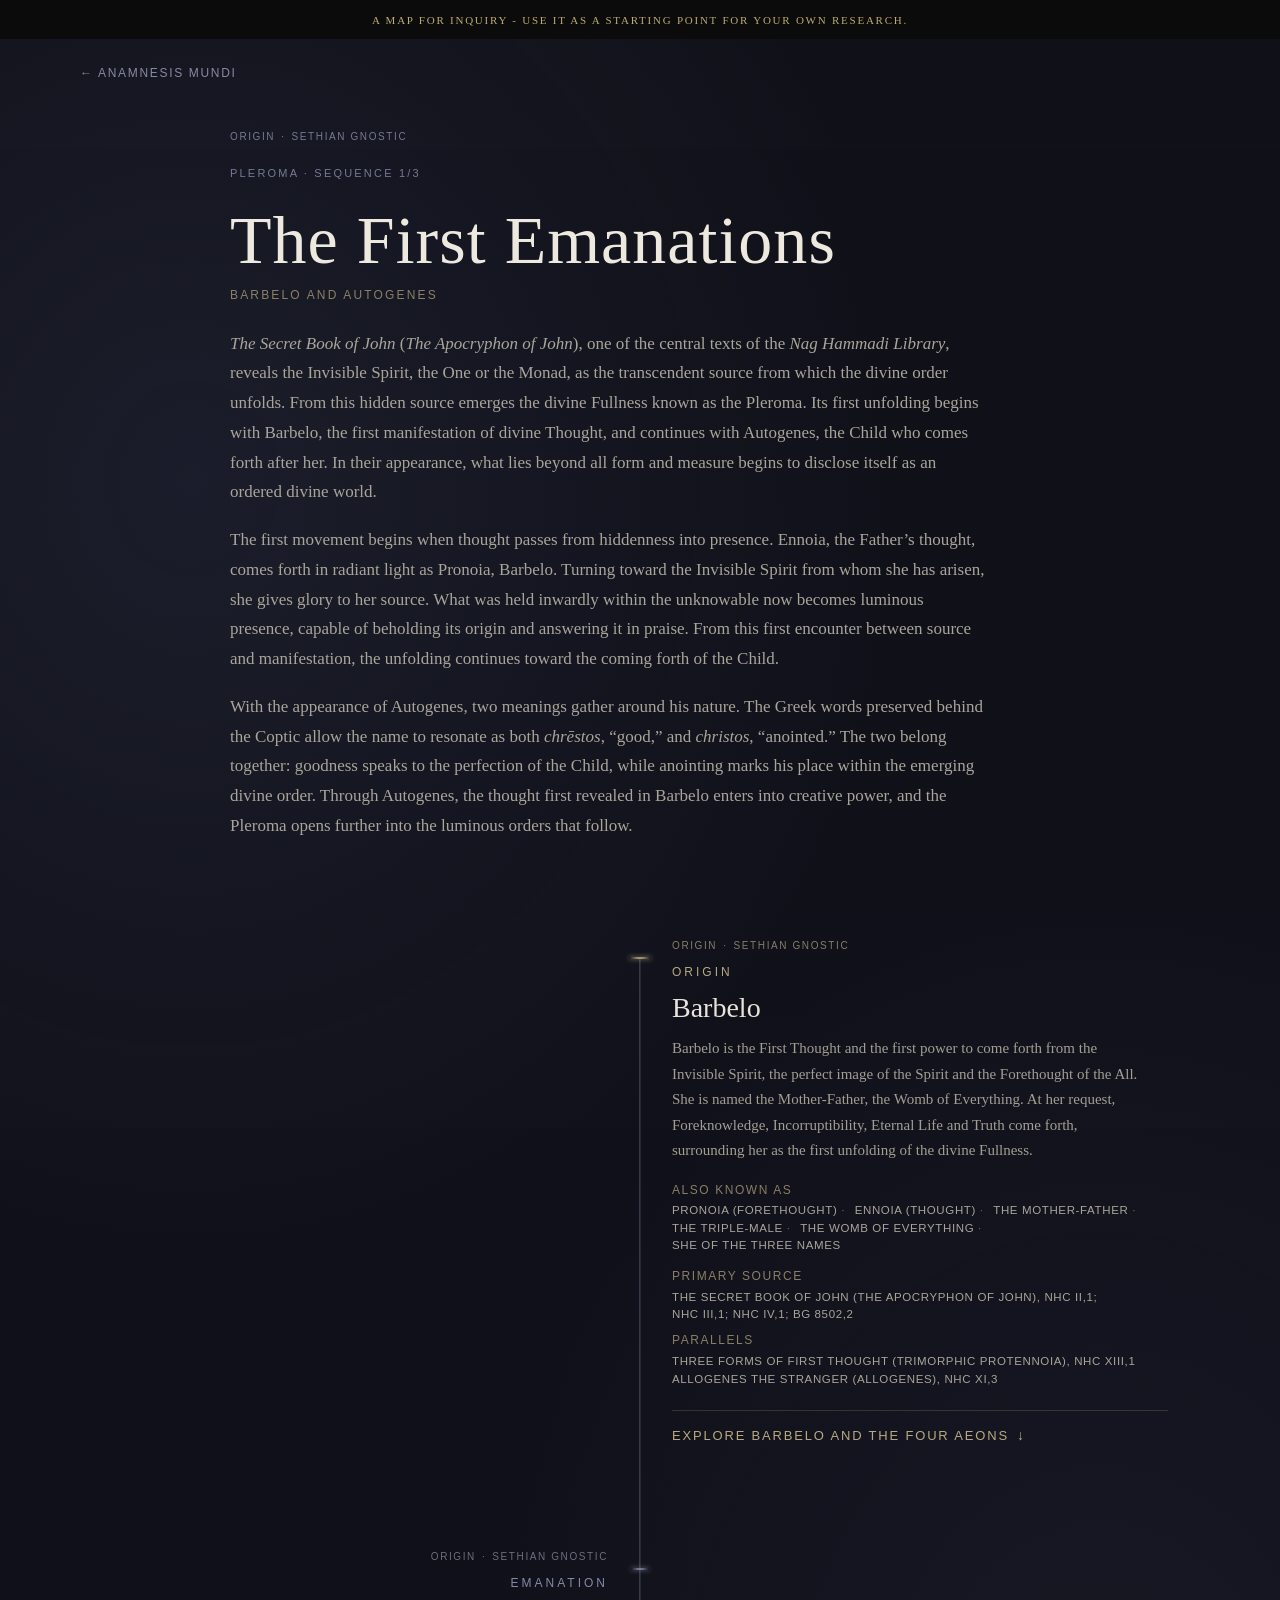
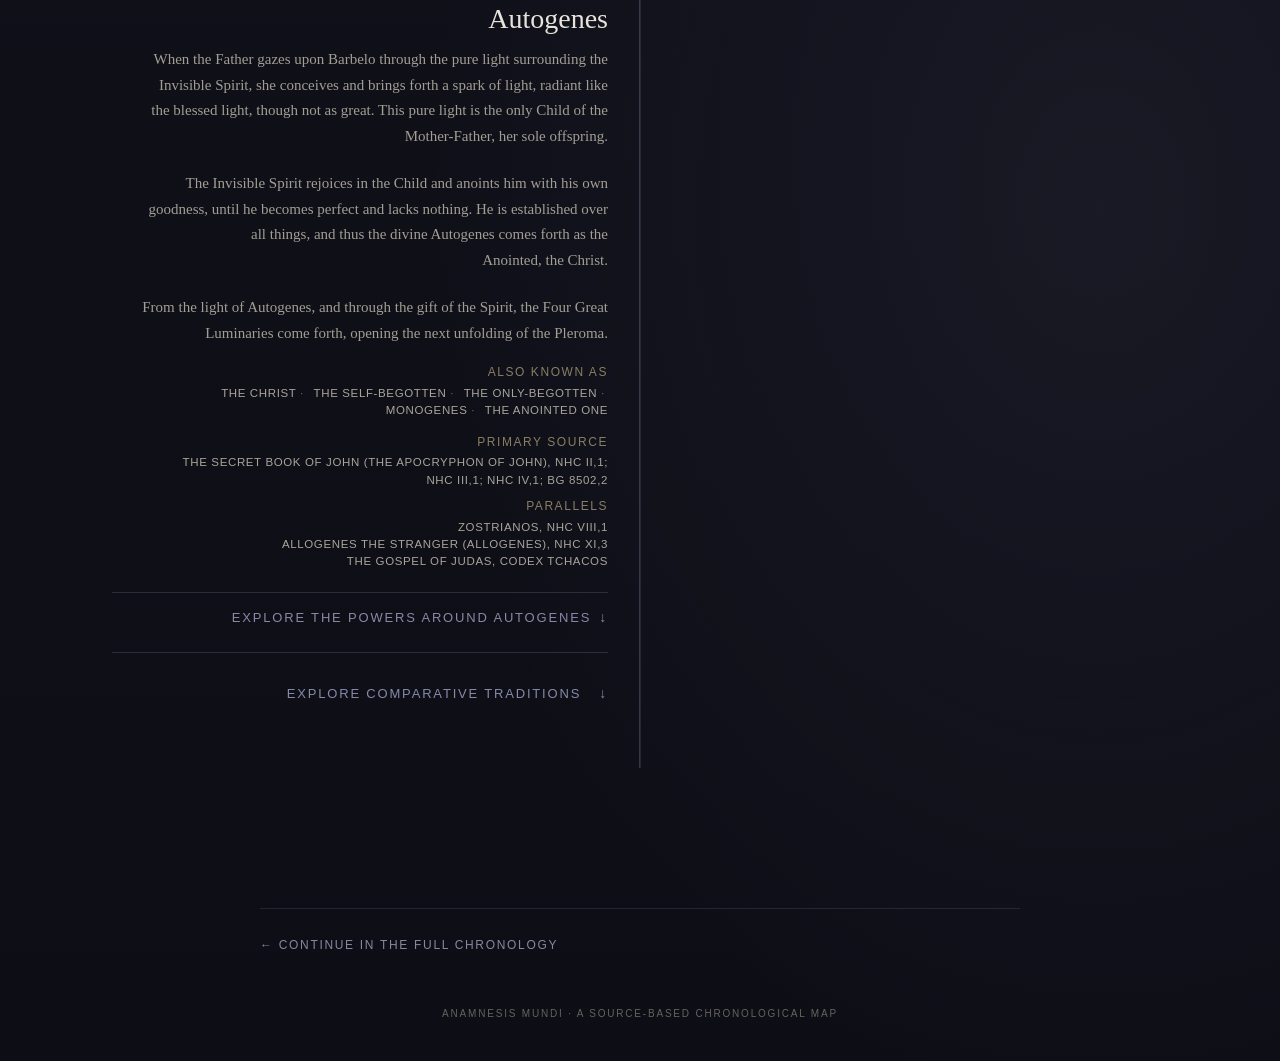
<file: chronology/first-emanations/index.html>
<!DOCTYPE html>
<html lang="en">
<head>
  <meta charset="UTF-8">
  <meta name="viewport" content="width=device-width, initial-scale=1.0">
  <base href="../../">
  <title>Barbelo and Autogenes in the Secret Book of John | Anamnesis Mundi</title>
  <meta name="description" content="Explore Barbelo and Autogenes in The Secret Book of John, the first sequence of the Pleroma unfolding from the Invisible Spirit.">
  <meta name="robots" content="index, follow, max-image-preview:large">
  <link rel="canonical" href="https://anamnesismundi.github.io/anamnesis-mundi-public/chronology/first-emanations/">
  <meta property="og:type" content="article">
  <meta property="og:site_name" content="Anamnesis Mundi">
  <meta property="og:title" content="Barbelo and Autogenes in the Secret Book of John">
  <meta property="og:description" content="An introduction to Barbelo, Autogenes and the first unfolding of the Pleroma in The Secret Book of John.">
  <meta property="og:url" content="https://anamnesismundi.github.io/anamnesis-mundi-public/chronology/first-emanations/">
  <meta name="twitter:card" content="summary">
  <meta name="twitter:title" content="Barbelo and Autogenes in the Secret Book of John">
  <meta name="twitter:description" content="Barbelo, Autogenes and the first unfolding of the Pleroma in The Secret Book of John.">
  <script type="application/ld+json">{"@context":"https://schema.org","@type":"WebPage","name":"Barbelo and Autogenes in the Secret Book of John","url":"https://anamnesismundi.github.io/anamnesis-mundi-public/chronology/first-emanations/","description":"An introduction to Barbelo, Autogenes and the first unfolding of the Pleroma from the Invisible Spirit in The Secret Book of John.","inLanguage":"en","isAccessibleForFree":true,"isPartOf":{"@type":"WebSite","name":"Anamnesis Mundi","url":"https://anamnesismundi.github.io/anamnesis-mundi-public/"},"about":["Barbelo","Autogenes","The First Emanations","Pleroma","The Secret Book of John","The Apocryphon of John","Ennoia","Pronoia","Sethian Gnosticism"]}</script>
  <link rel="stylesheet" href="style.css?v=20260929-public-autogenes-three-paragraphs">
  <link rel="stylesheet" href="chronology/first-emanations/standalone.css?v=20260929-public-first-emanations-structural-sequence-1">
</head>
<body
  class="chronology-entered sequence-entry-page sequence-entry-pleroma"
  data-sequence-entry-page="true"
  data-initial-sequence="sequence-pleroma-first-emanations"
  data-timeline-parity-offset="1"
>
  <div class="research-note">A MAP FOR INQUIRY - USE IT AS A STARTING POINT FOR YOUR OWN RESEARCH.</div>

  <header class="sequence-entry-header">
    <a href="./">← Anamnesis Mundi</a>
  </header>

  <main class="sequence-entry-shell">
    <header class="sequence-entry-intro">
      <div class="sequence-entry-provenance">
        <span>Origin</span>
        <span aria-hidden="true">·</span>
        <span>Sethian Gnostic</span>
      </div>

      <span class="sequence-entry-position">Pleroma · Sequence 1/3</span>
      <h1>The First Emanations</h1>
      <p class="sequence-entry-subtitle">Barbelo and Autogenes</p>

      <p class="sequence-entry-deck"><em>The Secret Book of John</em> (<em>The Apocryphon of John</em>), one of the central texts of the <em>Nag Hammadi Library</em>, reveals the Invisible Spirit, the One or the Monad, as the transcendent source from which the divine order unfolds. From this hidden source emerges the divine Fullness known as the Pleroma. Its first unfolding begins with Barbelo, the first manifestation of divine Thought, and continues with Autogenes, the Child who comes forth after her. In their appearance, what lies beyond all form and measure begins to disclose itself as an ordered divine world.</p>

      <p class="sequence-entry-deck">The first movement begins when thought passes from hiddenness into presence. Ennoia, the Father’s thought, comes forth in radiant light as Pronoia, Barbelo. Turning toward the Invisible Spirit from whom she has arisen, she gives glory to her source. What was held inwardly within the unknowable now becomes luminous presence, capable of beholding its origin and answering it in praise. From this first encounter between source and manifestation, the unfolding continues toward the coming forth of the Child.</p>

      <p class="sequence-entry-deck">With the appearance of Autogenes, two meanings gather around his nature. The Greek words preserved behind the Coptic allow the name to resonate as both <em>chrēstos</em>, “good,” and <em>christos</em>, “anointed.” The two belong together: goodness speaks to the perfection of the Child, while anointing marks his place within the emerging divine order. Through Autogenes, the thought first revealed in Barbelo enters into creative power, and the Pleroma opens further into the luminous orders that follow.</p>
    </header>
  </main>

  <section class="sequence-entry-chronology" aria-label="The First Emanations chronology">
    <main class="timeline" id="timeline"></main>
  </section>

  <nav class="sequence-entry-return" aria-label="Chronology navigation">
    <a href="./?sequence=sequence-pleroma-first-emanations">← Continue in the full chronology</a>
  </nav>

  <footer class="sequence-entry-footer">Anamnesis Mundi · A source-based chronological map</footer>

  <script src="script.js?v=20260929-public-autogenes-three-paragraphs"></script>
</body>
</html>
</file>
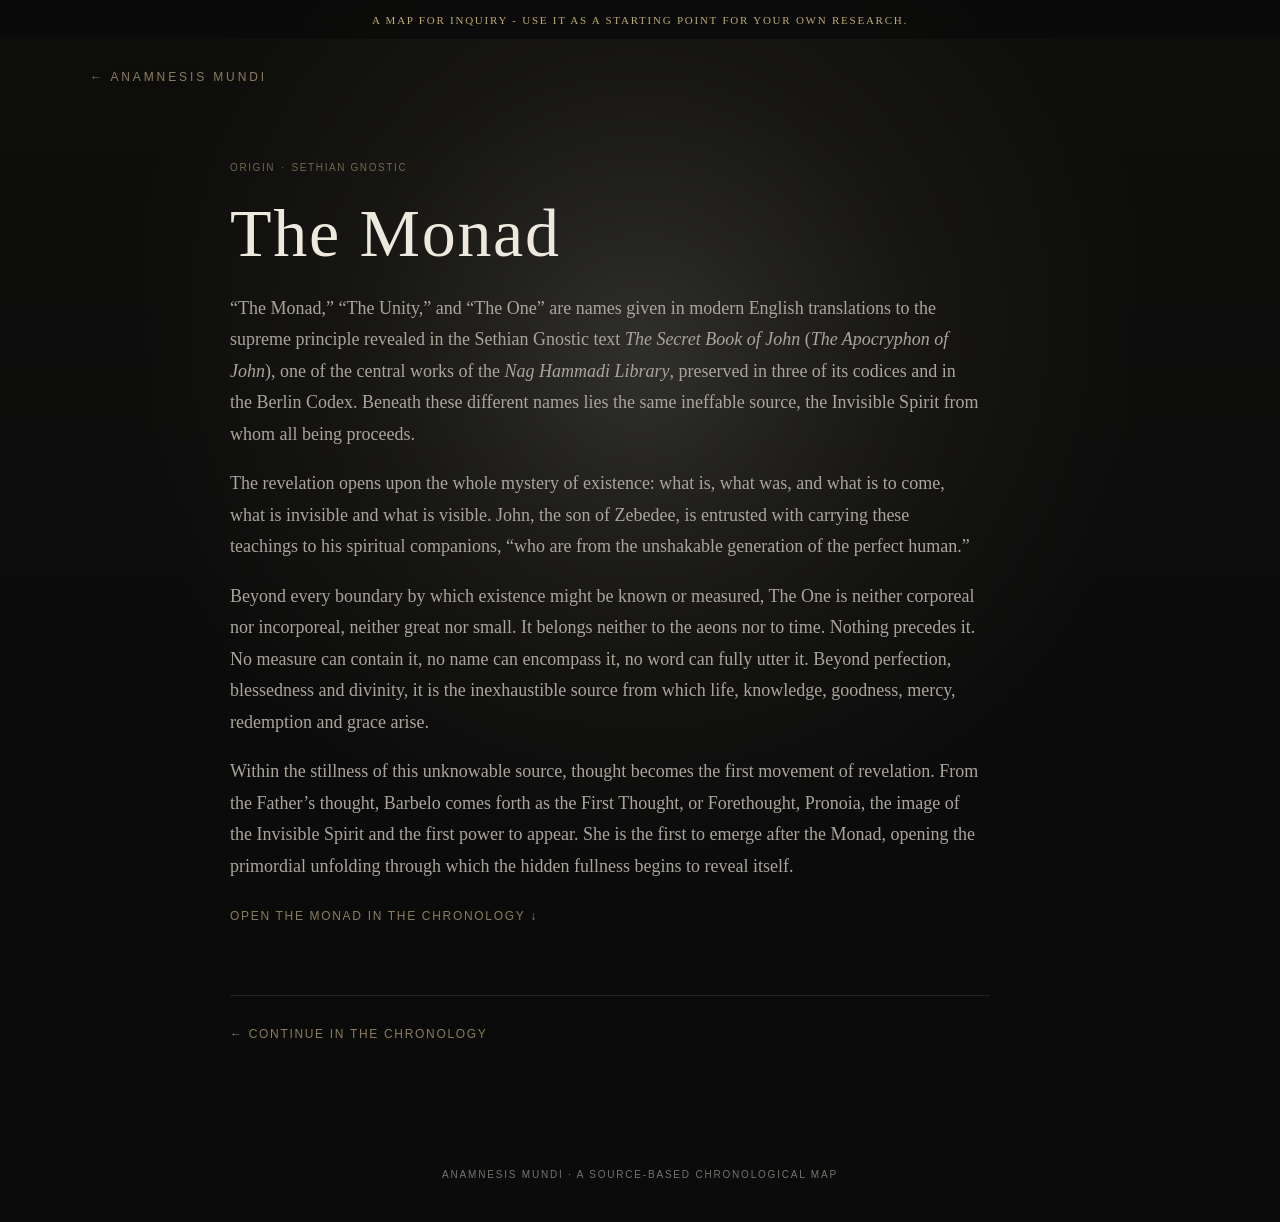
<file: chronology/monad/index.html>
<!DOCTYPE html>
<html lang="en">
<head>
  <meta charset="UTF-8">
  <meta name="viewport" content="width=device-width, initial-scale=1.0">
  <title>Monad | Apocryphon of John, Nag Hammadi | Anamnesis Mundi</title>
  <meta name="description" content="Explore the Monad—the One, the Unity and the Invisible Spirit—in the Secret Book of John, the supreme source from which Barbelo and the Pleroma unfold.">
  <meta name="robots" content="index, follow, max-image-preview:large">
  <link rel="canonical" href="https://anamnesismundi.github.io/anamnesis-mundi-public/chronology/monad/">
  <meta property="og:type" content="article"><meta property="og:site_name" content="Anamnesis Mundi"><meta property="og:title" content="Monad | Apocryphon of John, Nag Hammadi"><meta property="og:description" content="Explore the Monad, the One, the Unity and the Invisible Spirit in the Secret Book of John."><meta property="og:url" content="https://anamnesismundi.github.io/anamnesis-mundi-public/chronology/monad/">
  <meta name="twitter:card" content="summary"><meta name="twitter:title" content="Monad | Apocryphon of John, Nag Hammadi"><meta name="twitter:description" content="Explore the Monad, the One, the Unity and the Invisible Spirit in the Secret Book of John.">
  <script type="application/ld+json">{"@context":"https://schema.org","@type":"WebPage","name":"Monad | Apocryphon of John, Nag Hammadi","url":"https://anamnesismundi.github.io/anamnesis-mundi-public/chronology/monad/","description":"Explore the Monad—the One, the Unity and the Invisible Spirit—in the Secret Book of John, the supreme source from which Barbelo and the Pleroma unfold.","inLanguage":"en","isAccessibleForFree":true,"isPartOf":{"@type":"WebSite","name":"Anamnesis Mundi","url":"https://anamnesismundi.github.io/anamnesis-mundi-public/"},"about":["The Monad","The Unity","The One","The Invisible Spirit","The Invisible One","The Invisible Virginal Spirit","The Secret Book of John","The Apocryphon of John","Sethian Gnosticism"]}</script>
  <link rel="stylesheet" href="../entry.css?v=20260922-private-sitewide-three-gold-1">
  <link rel="stylesheet" href="../research-note.css?v=20260922-private-sitewide-three-gold-1">
  <link rel="stylesheet" href="standalone.css?v=20260922-private-sitewide-three-gold-1">
  <script>
  (() => {
    if ("scrollRestoration" in history) {
      history.scrollRestoration = "manual";
    }
    const resetScroll = () => {
      if (window.location.hash) return;
      window.scrollTo(0, 0);
    };
    window.addEventListener("pageshow", resetScroll);
    window.addEventListener("load", resetScroll, { once: true });
  })();
</script>
</head>
<body class="entry-monad entry-monad-research">
<div class="research-note">A MAP FOR INQUIRY - USE IT AS A STARTING POINT FOR YOUR OWN RESEARCH.</div>
<header class="entry-header"><a class="back-link" href="../../">← Anamnesis Mundi</a></header>
<main class="entry-shell"><article>
<header class="entry-hero"><div class="provenance"><span>Origin</span><span aria-hidden="true">·</span><span>Sethian Gnostic</span></div><span class="period">Origin</span><h1>The Monad</h1><p class="entry-deck">“The Monad,” “The Unity,” and “The One” are names given in modern English translations to the supreme principle revealed in the Sethian Gnostic text <em>The Secret Book of John</em> (<em>The Apocryphon of John</em>), one of the central works of the <em>Nag Hammadi Library</em>, preserved in three of its codices and in the Berlin Codex. Beneath these different names lies the same ineffable source, the Invisible Spirit from whom all being proceeds.</p>
      <p class="entry-deck">The revelation opens upon the whole mystery of existence: what is, what was, and what is to come, what is invisible and what is visible. John, the son of Zebedee, is entrusted with carrying these teachings to his spiritual companions, “who are from the unshakable generation of the perfect human.”</p>
      <p class="entry-deck">Beyond every boundary by which existence might be known or measured, The One is neither corporeal nor incorporeal, neither great nor small. It belongs neither to the aeons nor to time. Nothing precedes it. No measure can contain it, no name can encompass it, no word can fully utter it. Beyond perfection, blessedness and divinity, it is the inexhaustible source from which life, knowledge, goodness, mercy, redemption and grace arise.</p>
      <p class="entry-deck">Within the stillness of this unknowable source, thought becomes the first movement of revelation. From the Father’s thought, Barbelo comes forth as the First Thought, or Forethought, Pronoia, the image of the Invisible Spirit and the first power to appear. She is the first to emerge after the Monad, opening the primordial unfolding through which the hidden fullness begins to reveal itself.</p><a class="hero-chronology-link" href="../../?realm=chapter-monad">Open the Monad in the chronology ↓</a></header>

<div class="chronology-return"><a href="../../?from=monad">← Continue in the chronology</a></div>
</article></main><footer class="entry-footer">Anamnesis Mundi · A source-based chronological map</footer></body></html>
</file>
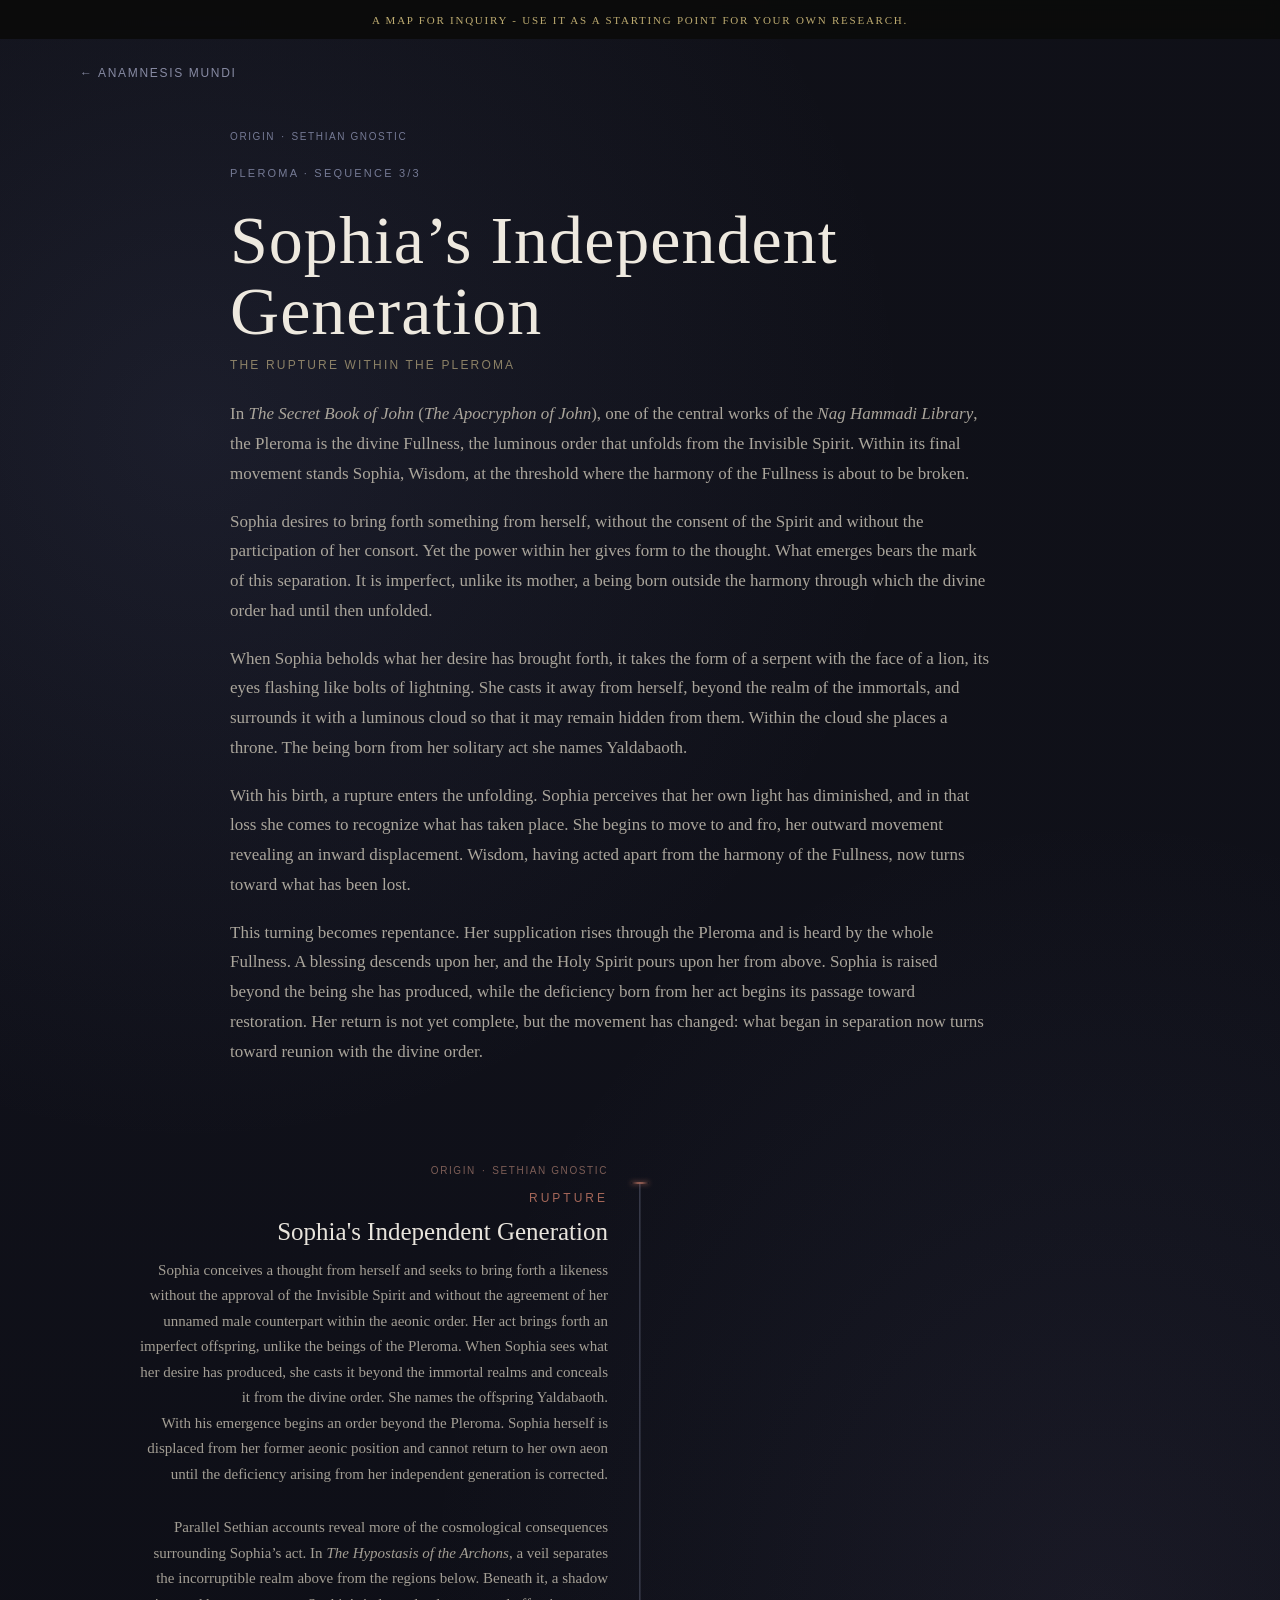
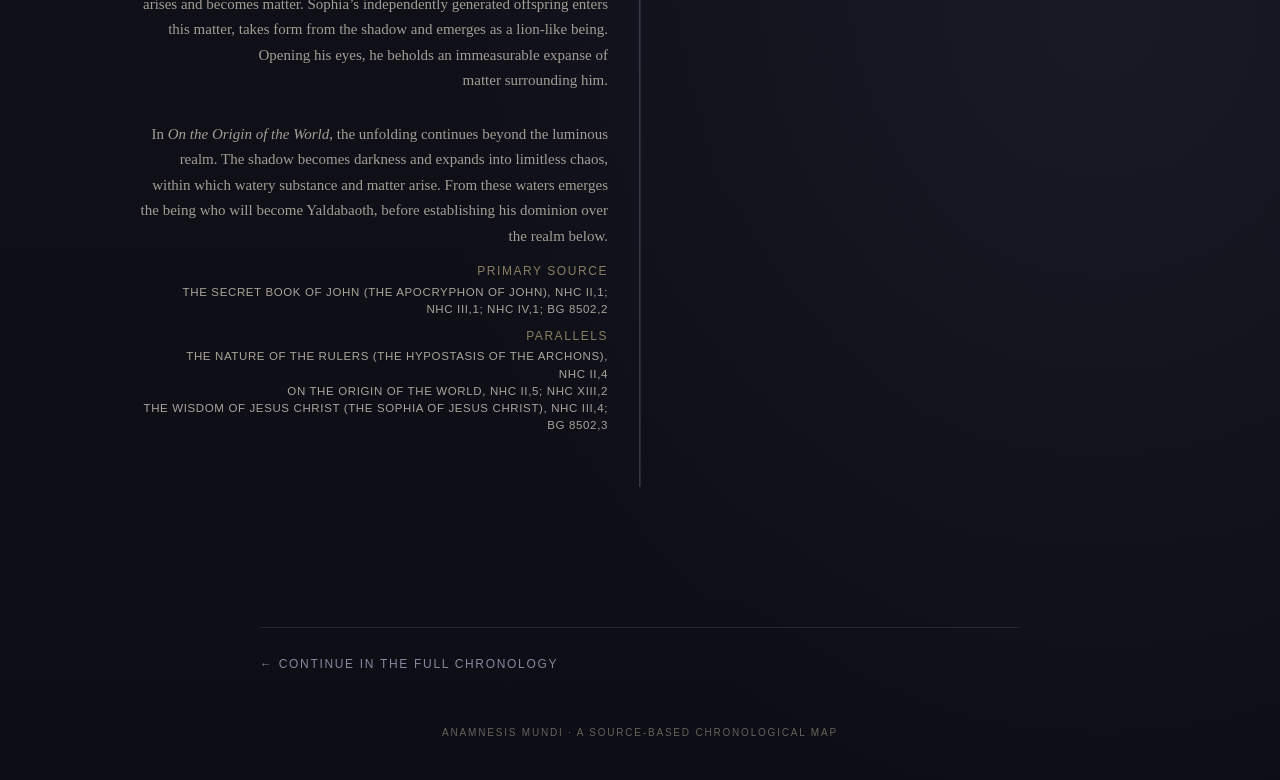
<file: chronology/sophias-independent-generation/index.html>
<!DOCTYPE html>
<html lang="en">
<head>
  <meta charset="UTF-8">
  <meta name="viewport" content="width=device-width, initial-scale=1.0">
  <base href="../../">
  <title>Sophia’s Independent Generation | The Secret Book of John | Anamnesis Mundi</title>
  <meta name="description" content="Explore Sophia’s rupture within the Pleroma, the diminished offspring, repentance, and restoration in The Secret Book of John.">
  <meta name="robots" content="index, follow, max-image-preview:large">
  <link rel="canonical" href="https://anamnesismundi.github.io/anamnesis-mundi-public/chronology/sophias-independent-generation/">
  <meta property="og:type" content="article">
  <meta property="og:site_name" content="Anamnesis Mundi">
  <meta property="og:title" content="Sophia’s Independent Generation | The Secret Book of John">
  <meta property="og:description" content="Sophia’s independent act of generation, her diminished light, repentance, and restoration in The Secret Book of John.">
  <meta property="og:url" content="https://anamnesismundi.github.io/anamnesis-mundi-public/chronology/sophias-independent-generation/">
  <meta name="twitter:card" content="summary">
  <meta name="twitter:title" content="Sophia’s Independent Generation | The Secret Book of John">
  <meta name="twitter:description" content="Sophia’s independent act of generation, her diminished light, repentance, and restoration in The Secret Book of John.">
  <script type="application/ld+json">{"@context":"https://schema.org","@type":"WebPage","name":"Sophia’s Independent Generation | The Secret Book of John","url":"https://anamnesismundi.github.io/anamnesis-mundi-public/chronology/sophias-independent-generation/","description":"A source-based account of Sophia’s independent generation, her diminished light, repentance, and restoration in The Secret Book of John.","inLanguage":"en","isAccessibleForFree":true,"isPartOf":{"@type":"WebSite","name":"Anamnesis Mundi","url":"https://anamnesismundi.github.io/anamnesis-mundi-public/"},"about":["Sophia","The Pleroma","Yaldabaoth","Repentance","The Secret Book of John","The Apocryphon of John","Nag Hammadi Library"]}</script>
  <link rel="stylesheet" href="style.css?v=20260928-private-archontic-sequence-entry-3">
  <link rel="stylesheet" href="chronology/sophias-independent-generation/standalone.css?v=20260929-public-sophia-structural-sequence-1">
</head>
<body
  class="chronology-entered sequence-entry-page sequence-entry-pleroma"
  data-sequence-entry-page="true"
  data-initial-sequence="sequence-pleroma-sophia-generation"
  data-timeline-parity-offset="0"
>
  <div class="research-note">A MAP FOR INQUIRY - USE IT AS A STARTING POINT FOR YOUR OWN RESEARCH.</div>

  <header class="sequence-entry-header">
    <a href="./">← Anamnesis Mundi</a>
  </header>

  <main class="sequence-entry-shell">
    <header class="sequence-entry-intro">
      <div class="sequence-entry-provenance">
        <span>Origin</span>
        <span aria-hidden="true">·</span>
        <span>Sethian Gnostic</span>
      </div>

      <span class="sequence-entry-position">Pleroma · Sequence 3/3</span>
      <h1>Sophia’s Independent Generation</h1>
      <p class="sequence-entry-subtitle">The rupture within the Pleroma</p>

      <p class="sequence-entry-deck">In <em>The Secret Book of John</em> (<em>The Apocryphon of John</em>), one of the central works of the <em>Nag Hammadi Library</em>, the Pleroma is the divine Fullness, the luminous order that unfolds from the Invisible Spirit. Within its final movement stands Sophia, Wisdom, at the threshold where the harmony of the Fullness is about to be broken.</p>

      <p class="sequence-entry-deck">Sophia desires to bring forth something from herself, without the consent of the Spirit and without the participation of her consort. Yet the power within her gives form to the thought. What emerges bears the mark of this separation. It is imperfect, unlike its mother, a being born outside the harmony through which the divine order had until then unfolded.</p>

      <p class="sequence-entry-deck">When Sophia beholds what her desire has brought forth, it takes the form of a serpent with the face of a lion, its eyes flashing like bolts of lightning. She casts it away from herself, beyond the realm of the immortals, and surrounds it with a luminous cloud so that it may remain hidden from them. Within the cloud she places a throne. The being born from her solitary act she names Yaldabaoth.</p>

      <p class="sequence-entry-deck">With his birth, a rupture enters the unfolding. Sophia perceives that her own light has diminished, and in that loss she comes to recognize what has taken place. She begins to move to and fro, her outward movement revealing an inward displacement. Wisdom, having acted apart from the harmony of the Fullness, now turns toward what has been lost.</p>

      <p class="sequence-entry-deck">This turning becomes repentance. Her supplication rises through the Pleroma and is heard by the whole Fullness. A blessing descends upon her, and the Holy Spirit pours upon her from above. Sophia is raised beyond the being she has produced, while the deficiency born from her act begins its passage toward restoration. Her return is not yet complete, but the movement has changed: what began in separation now turns toward reunion with the divine order.</p>

    </header>
  </main>

  <section class="sequence-entry-chronology" aria-label="Sophia’s Independent Generation chronology">
    <main class="timeline" id="timeline"></main>
  </section>

  <nav class="sequence-entry-return" aria-label="Chronology navigation">
    <a href="./?sequence=sequence-pleroma-sophia-generation">← Continue in the full chronology</a>
  </nav>

  <footer class="sequence-entry-footer">Anamnesis Mundi · A source-based chronological map</footer>

  <script src="script.js?v=20260929-public-sequence-open-2"></script>
</body>
</html>
</file>
<file: style.css>
:root {
  --background: #0b0b0b;
  --pleroma-marker-surface: rgba(23, 24, 35, 0.96);

  --text-primary: #e8e4dc;
  --text-secondary: #a39e94;
  --text-muted: #66625c;

  --phase-default: #81765c;

  /* One gold family; hierarchy is expressed through opacity. */
  --gold-base: #b8a980;
  --gold-rgb: 184, 169, 128;
  --gold-luminous: rgba(205, 186, 122, 0.92);
  --gold-structural: rgba(184, 169, 128, 0.72);
  --gold-quiet: rgba(184, 169, 128, 0.56);
  --gold-editorial: var(--gold-structural);

  --origin: var(--gold-base);
  --emanation: #858aa8;
  --rupture: #a56759;
  --demiurgic: #8e6551;
  --material: #718276;
  --primordial: #a68b5b;
  --human: #9a795e;
  --reset: #60758b;
  --historical: #797772;
}


/* ==========================================================
   GLOBAL
   ========================================================== */

* {
  box-sizing: border-box;
}

html {
  scroll-behavior: smooth;
}

body {
  margin: 0;
  overflow-x: hidden;

  background: var(--background);
  color: var(--text-primary);

  font-family:
    Georgia,
    "Times New Roman",
    serif;
}


/* ==========================================================
   HERO
   ========================================================== */

.hero {
  min-height: 52vh;

  display: flex;
  flex-direction: column;

  justify-content: center;
  align-items: center;

  text-align: center;

  padding:
    70px 24px
    45px;
}

.hero h1 {
  margin: 0;

  font-size:
    clamp(
      44px,
      7.3vw,
      96px
    );

  font-weight: normal;
  line-height: 1;

  letter-spacing: 0.15em;
}

.hero p {
  max-width: 650px;

  margin:
    26px auto 0;

  color: var(--text-secondary);

  font-size: 17px;
  line-height: 1.7;
}

.begin {
  margin-top: 38px;

  font-family:
    Arial,
    sans-serif;

  font-size: 10px;

  letter-spacing: 0.3em;
  text-transform: uppercase;

  color: #77736d;
}


/* ==========================================================
   TIMELINE
   ========================================================== */

.timeline {
  position: relative;
  isolation: isolate;

  width:
    min(
      900px,
      90%
    );

  margin:
    0 auto;

  padding:
    0 0 230px;
}


/* ==========================================================
   REALMS
   ========================================================== */

.realm-region {
  position: absolute;

  z-index: 0;

  left: 50%;

  width: 100vw;

  transform:
    translateX(-50%);

  pointer-events: none;

  overflow: visible;

  background: none;

  transition:
    top 0.5s ease,
    height 0.5s ease;
}


/* ==========================================================
   PLEROMA
   ========================================================== */

.realm-pleroma {
  background: none;
}


/* ==========================================================
   PLEROMA — LEFT ENERGY
   ========================================================== */

/*
  IMPORTANT:

  The gradients themselves create the softness now.

  We no longer animate a giant CSS blur filter,
  which was one of the main causes of dropped frames.

  Only transform is animated.
*/

.realm-pleroma::before {
  content: "";

  position: absolute;

  z-index: 0;

  left: -24vw;

  top: -5%;

  width: 78vw;

  height: 110%;

  pointer-events: none;

  background:

    radial-gradient(
      ellipse at 34% 17%,
      rgba(127, 139, 201, 0.115) 0%,
      rgba(127, 139, 201, 0.070) 17%,
      rgba(127, 139, 201, 0.032) 34%,
      rgba(127, 139, 201, 0.012) 49%,
      transparent 67%
    ),

    radial-gradient(
      ellipse at 62% 46%,
      rgba(149, 137, 194, 0.080) 0%,
      rgba(132, 140, 194, 0.043) 22%,
      rgba(132, 140, 194, 0.017) 42%,
      transparent 66%
    ),

    radial-gradient(
      ellipse at 29% 75%,
      rgba(178, 188, 225, 0.075) 0%,
      rgba(140, 153, 204, 0.037) 24%,
      rgba(140, 153, 204, 0.014) 44%,
      transparent 67%
    );

  opacity: 0.82;

  -webkit-mask-image:
    linear-gradient(
      to bottom,
      transparent 0%,
      rgba(0, 0, 0, 0.12) 3%,
      rgba(0, 0, 0, 0.65) 10%,
      black 18%,
      black 84%,
      rgba(0, 0, 0, 0.65) 92%,
      rgba(0, 0, 0, 0.12) 97%,
      transparent 100%
    );

  mask-image:
    linear-gradient(
      to bottom,
      transparent 0%,
      rgba(0, 0, 0, 0.12) 3%,
      rgba(0, 0, 0, 0.65) 10%,
      black 18%,
      black 84%,
      rgba(0, 0, 0, 0.65) 92%,
      rgba(0, 0, 0, 0.12) 97%,
      transparent 100%
    );

  transform:
    translate3d(
      -3vw,
      -1.5%,
      0
    )
    scale(1.02);

  transform-origin:
    50% 50%;

  backface-visibility:
    hidden;

  will-change:
    transform;

  animation:
    pleromaLeftFlow
    48s
    linear
    infinite;
}


/* ==========================================================
   PLEROMA — RIGHT ENERGY
   ========================================================== */

.realm-pleroma::after {
  content: "";

  position: absolute;

  z-index: 0;

  right: -24vw;

  top: -4%;

  width: 79vw;

  height: 109%;

  pointer-events: none;

  background:

    radial-gradient(
      ellipse at 66% 19%,
      rgba(153, 142, 204, 0.105) 0%,
      rgba(143, 137, 194, 0.060) 18%,
      rgba(143, 137, 194, 0.027) 35%,
      rgba(143, 137, 194, 0.010) 50%,
      transparent 68%
    ),

    radial-gradient(
      ellipse at 36% 51%,
      rgba(133, 148, 209, 0.088) 0%,
      rgba(126, 141, 196, 0.043) 22%,
      rgba(126, 141, 196, 0.016) 42%,
      transparent 67%
    ),

    radial-gradient(
      ellipse at 67% 78%,
      rgba(183, 174, 214, 0.068) 0%,
      rgba(149, 151, 197, 0.032) 24%,
      rgba(149, 151, 197, 0.012) 44%,
      transparent 66%
    );

  opacity: 0.79;

  -webkit-mask-image:
    linear-gradient(
      to bottom,
      transparent 0%,
      rgba(0, 0, 0, 0.12) 3%,
      rgba(0, 0, 0, 0.65) 10%,
      black 18%,
      black 84%,
      rgba(0, 0, 0, 0.65) 92%,
      rgba(0, 0, 0, 0.12) 97%,
      transparent 100%
    );

  mask-image:
    linear-gradient(
      to bottom,
      transparent 0%,
      rgba(0, 0, 0, 0.12) 3%,
      rgba(0, 0, 0, 0.65) 10%,
      black 18%,
      black 84%,
      rgba(0, 0, 0, 0.65) 92%,
      rgba(0, 0, 0, 0.12) 97%,
      transparent 100%
    );

  transform:
    translate3d(
      3vw,
      1%,
      0
    )
    scale(1.03);

  transform-origin:
    50% 50%;

  backface-visibility:
    hidden;

  will-change:
    transform;

  animation:
    pleromaRightFlow
    57s
    linear
    infinite;
}


/* ==========================================================
   PLEROMA LABEL
   ========================================================== */

.realm-region-copy {
  position: absolute;

  z-index: 1;

  top: 38px;

  left: 3vw;

  width: 270px;

  text-align: left;

  opacity: 0.8;
}

.realm-region-name {
  display: block;

  font-family:
    Arial,
    sans-serif;

  font-size: 16px;
  font-weight: normal;

  line-height: 1;

  letter-spacing: 0.42em;
  text-transform: uppercase;

  color:
    rgba(
      187,
      194,
      226,
      0.68
    );

  white-space: nowrap;
}

.realm-region-subtitle {
  display: block;

  margin-top: 12px;

  font-family:
    Arial,
    sans-serif;

  font-size: 7px;

  line-height: 1.5;

  letter-spacing: 0.28em;
  text-transform: uppercase;

  color:
    rgba(
      178,
      184,
      211,
      0.38
    );
}

.realm-region-summary {
  display: none;
}


/* ==========================================================
   PLEROMA MOTION
   ========================================================== */

/*
  CLOSED LOOPS.

  The 100% state is identical to the 0% state.

  This eliminates the visual jump when the animation
  restarts.

  Movement is deliberately very slow.
*/


@keyframes pleromaLeftFlow {

  0% {
    transform:
      translate3d(
        -3vw,
        -1.5%,
        0
      )
      scale(1.02);
  }

  20% {
    transform:
      translate3d(
        0vw,
        0.5%,
        0
      )
      scale(1.045);
  }

  40% {
    transform:
      translate3d(
        4vw,
        2.5%,
        0
      )
      scale(1.065);
  }

  60% {
    transform:
      translate3d(
        6vw,
        0.5%,
        0
      )
      scale(1.075);
  }

  80% {
    transform:
      translate3d(
        1vw,
        -2.5%,
        0
      )
      scale(1.045);
  }

  100% {
    transform:
      translate3d(
        -3vw,
        -1.5%,
        0
      )
      scale(1.02);
  }
}


@keyframes pleromaRightFlow {

  0% {
    transform:
      translate3d(
        3vw,
        1%,
        0
      )
      scale(1.03);
  }

  20% {
    transform:
      translate3d(
        0vw,
        -1.5%,
        0
      )
      scale(1.055);
  }

  40% {
    transform:
      translate3d(
        -4vw,
        -2.5%,
        0
      )
      scale(1.07);
  }

  60% {
    transform:
      translate3d(
        -6vw,
        0.5%,
        0
      )
      scale(1.08);
  }

  80% {
    transform:
      translate3d(
        -1vw,
        3%,
        0
      )
      scale(1.05);
  }

  100% {
    transform:
      translate3d(
        3vw,
        1%,
        0
      )
      scale(1.03);
  }
}


/* ==========================================================
   TIMELINE ITEMS
   ========================================================== */

.event {
  --phase-color:
    var(--phase-default);

  position: relative;

  z-index: 3;

  width: 50%;

  padding:
    52px 60px;
}


/* ==========================================================
   MONAD
   ========================================================== */

.event.primary-entity[
  data-entity-id="entity-monad"
] {
  width: 100%;

  margin-left: 0;

  padding:
    55px 60px
    95px;

  text-align: center;
}


/*
  Monad is outside the chronological axis.
*/

.event.primary-entity[
  data-entity-id="entity-monad"
]::before {
  display: none;
}


/*
  Source point from which the later line descends.
*/

.event.primary-entity[
  data-entity-id="entity-monad"
]::after {
  content: "";

  position: absolute;

  left: 50%;
  right: auto;

  top: auto;
  bottom: 42px;

  width: 13px;
  height: 13px;

  transform:
    translateX(-50%);

  border:
    1px solid
    var(--origin);

  border-radius: 50%;

  background:
    radial-gradient(
      circle,
      rgba(
        234,
        221,
        181,
        0.78
      ) 0 2px,
      var(--background)
      2.5px
    );

  box-shadow:
    0 0 0 6px
    rgba(
      184,
      169,
      128,
      0.025
    ),
    0 0 28px
    rgba(
      184,
      169,
      128,
      0.11
    );
}


/*
  Short transition line from Monad toward Barbelo.
*/

.event.primary-entity[
  data-entity-id="entity-monad"
] > :last-child::after {
  content: "";

  position: absolute;

  left: 50%;

  top:
    calc(
      100% + 27px
    );

  width: 1px;
  height: 54px;

  background:
    linear-gradient(
      to bottom,
      rgba(
        184,
        169,
        128,
        0.52
      ),
      rgba(
        133,
        138,
        168,
        0.30
      )
    );
}


.event.primary-entity[
  data-entity-id="entity-monad"
]
.period {
  display: block;

  margin-bottom: 16px;

  font-size: 10px;

  letter-spacing: 0.38em;

  color:
    var(--origin);
}


.event.primary-entity[
  data-entity-id="entity-monad"
]
h2 {
  margin:
    0 auto
    27px;

  font-size:
    clamp(
      46px,
      5vw,
      66px
    );

  font-weight: normal;

  line-height: 1;

  letter-spacing: 0.025em;

  color:
    #eee9df;
}


.event.primary-entity[
  data-entity-id="entity-monad"
]
p {
  max-width: 720px;

  margin:
    0 auto;

  font-size: 17px;

  line-height: 1.7;

  color:
    #aaa59b;
}


.event.primary-entity[
  data-entity-id="entity-monad"
]
.source {
  max-width: 800px;

  margin:
    22px auto 0;

  text-align: center;

  line-height: 1.65;
}


.event.primary-entity[
  data-entity-id="entity-monad"
]
.entity-sources {
  max-width: 800px;

  margin:
    9px auto 0;

  text-align: center;

  line-height: 1.65;
}


/* ==========================================================
   PHASE COLORS
   ========================================================== */

.event[data-phase-color="origin"] {
  --phase-color:
    var(--origin);
}

.event[data-phase-color="emanation"] {
  --phase-color:
    var(--emanation);
}

.event[data-phase-color="rupture"] {
  --phase-color:
    var(--rupture);
}

.event[data-phase-color="demiurgic"] {
  --phase-color:
    var(--demiurgic);
}

.event[data-phase-color="material"] {
  --phase-color:
    var(--material);
}

.event[data-phase-color="human"] {
  --phase-color:
    var(--human);
}

.event[data-phase-color="reset"] {
  --phase-color:
    var(--reset);
}

.event[data-phase-color="historical"] {
  --phase-color:
    var(--historical);
}


/* ==========================================================
   LEFT / RIGHT ALTERNATION
   ========================================================== */

.event:nth-of-type(odd) {
  text-align: right;
}

.event:nth-of-type(even) {
  margin-left: 50%;
}

.event.primary-entity[
  data-entity-id="entity-monad"
] {
  margin-left: 0;

  text-align: center;
}


/* ==========================================================
   AXIS
   ========================================================== */

.event::before {
  content: "";

  position: absolute;

  z-index: 1;

  top: 0;
  bottom: 0;

  width: 1px;

  background:
    var(--phase-color);

  opacity: 0.55;
}

.event:nth-of-type(odd)::before {
  right: 0;
}

.event:nth-of-type(even)::before {
  left: 0;
}


/* ==========================================================
   MARKERS
   ========================================================== */

.event::after {
  content: "";

  position: absolute;

  z-index: 2;

  top: 64px;

  width: 11px;
  height: 11px;

  border:
    1px solid
    var(--phase-color);

  background:
    var(--background);
}

.event:nth-of-type(odd)::after {
  right: -6px;
}

.event:nth-of-type(even)::after {
  left: -6px;
}

.event > * {
  position: relative;

  z-index: 3;
}


/* ==========================================================
   MARKER SHAPES
   ========================================================== */

.event[data-phase-color="origin"]::after {
  border-radius: 50%;
}

.event[data-phase-color="emanation"]::after {
  border-radius: 50%;

  background:
    radial-gradient(
      circle at center,
      var(--phase-color)
      0 1.5px,
      transparent
      1.7px 100%
    ),
    var(--background);
}

.event[data-phase-color="rupture"]::after {
  width: 9px;
  height: 9px;

  border-radius: 0;

  transform:
    rotate(45deg);
}

.event:nth-of-type(odd)[
  data-phase-color="rupture"
]::after {
  right: -5px;
}

.event:nth-of-type(even)[
  data-phase-color="rupture"
]::after {
  left: -5px;
}

.event[data-phase-color="demiurgic"]::after {
  width: 12px;
  height: 12px;

  border: 0;

  background:
    var(--phase-color);

  clip-path:
    polygon(
      25% 6.7%,
      75% 6.7%,
      100% 50%,
      75% 93.3%,
      25% 93.3%,
      0 50%
    );

  box-shadow:
    inset 0 0 0 4px
    var(--background);
}

.event[data-phase-color="material"]::after {
  width: 13px;
  height: 12px;

  border: 0;

  background:
    var(--phase-color);

  clip-path:
    polygon(
      0 12%,
      100% 12%,
      50% 100%
    );
}

.event[data-phase-color="reset"]::after {
  border-radius: 50%;

  border-right-color: transparent;

  transform:
    rotate(-35deg);
}

.event[data-phase-color="historical"]::after {
  width: 10px;
  height: 10px;

  border-radius: 0;
}


/* ==========================================================
   TYPOGRAPHY
   ========================================================== */

.period {
  font-family:
    Arial,
    sans-serif;

  font-size: 10px;

  letter-spacing: 0.25em;

  text-transform: uppercase;

  color:
    var(--phase-color);
}

.event h2 {
  margin:
    12px 0;

  font-weight: normal;

  font-size: 28px;
}

.primary-event h2 {
  font-size: 25px;
}

.event p {
  margin: 0;

  color:
    var(--text-secondary);

  line-height: 1.7;

  font-size: 15px;
}

.event p.event-contextual-note {
  margin-top: 28px;
}

.event[data-entity-id="entity-yaldabaoth"] > p.event-contextual-note + p.event-contextual-note {
  margin-top: 22px;
}

.event[data-event-id="event-yaldabaoth-emergence"] > p + p,
.event[data-event-id="event-ordering-material-cosmos"] > p + p,
.event[data-event-id="event-sophia-repentance-intermediate-restoration"] > p + p,
.event[data-event-id="event-revelation-primordial-human"] > p + p,
.event[data-event-id="event-formation-subordinate-rulers"] > p + p,
.event[data-event-id="event-expansion-archontic-hierarchy"] > p + p,
.event[data-entity-id="entity-autogenes"] > p + p {
  margin-top: 22px;
}

/* ==========================================================
   ALTERNATIVE NAMES
   ========================================================== */

.source,
.event-aliases {
  display: block;

  margin-top: 14px;

  font-family:
    Arial,
    sans-serif;

  font-size: 10px;

  font-weight: 400;
  font-style: normal;

  line-height: 1.5;

  letter-spacing: 0.12em;

  text-transform: uppercase;

  color:
    var(--text-muted);
}


/* ==========================================================
   SOURCES
   ========================================================== */

.entity-sources,
.group-sources,
.group-member-sources,
.event-sources,
.aeon-source {
  display: block;

  margin-top: 7px;

  font-family:
    Arial,
    sans-serif;

  font-size: 9px;

  line-height: 1.5;

  letter-spacing: 0.11em;

  text-transform: uppercase;

  color:
    #5f5c56;
}

.group-sources {
  margin-top: 13px;
}

.primary-event[
  data-content-status="provisional-reconstruction"
]
.source {
  color:
    #8b755e;
}


/* ==========================================================
   EXPANDABLE GROUPS
   ========================================================== */

.group-explorer {
  margin-top: 20px;

  padding-top: 14px;

  border-top:
    1px solid
    #24231f;
}

.group-explorer summary {
  display: flex;

  align-items: center;

  gap: 8px;

  width: 100%;

  cursor: pointer;

  list-style: none;

  font-family:
    Arial,
    sans-serif;

  font-size: 10px;

  letter-spacing: 0.18em;

  text-transform: uppercase;

  color:
    var(--phase-color);

  transition:
    color 0.2s ease,
    opacity 0.2s ease;
}

.group-explorer summary::-webkit-details-marker {
  display: none;
}

.group-explorer summary::after {
  content: "↓";

  display: inline-block;

  font-size: 11px;

  transition:
    transform 0.25s ease;
}

.group-explorer[open]
summary::after {
  transform:
    rotate(180deg);
}

.group-explorer summary:hover {
  opacity: 0.78;
}

.event:nth-of-type(odd)
.group-explorer summary {
  justify-content: flex-end;
}

.event:nth-of-type(even)
.group-explorer summary {
  justify-content: flex-start;
}


/* ==========================================================
   GROUP MEMBERS
   ========================================================== */

.group-members {
  margin-top: 22px;

  display: grid;

  gap: 18px;
}

.group-member {
  padding: 4px 0;
}

.event:nth-of-type(odd)
.group-member {
  padding-right: 16px;

  border-right:
    1px solid
    var(--phase-color);
}

.event:nth-of-type(even)
.group-member {
  padding-left: 16px;

  border-left:
    1px solid
    var(--phase-color);
}

.group-member-period {
  display: block;

  margin-bottom: 5px;

  font-family:
    Arial,
    sans-serif;

  font-size: 8px;

  letter-spacing: 0.2em;

  text-transform: uppercase;

  color:
    var(--phase-color);

  opacity: 0.7;
}

.group-member h3 {
  margin:
    0 0 6px;

  font-size: 19px;

  font-weight: normal;

  color:
    #ddd6c8;
}

.group-member p {
  margin: 0;

  font-size: 13px;

  line-height: 1.6;

  color:
    #817d75;
}

.group-member-aliases {
  display: block;

  margin-top: 7px;

  font-family:
    Arial,
    sans-serif;

  font-size: 8px;

  letter-spacing: 0.1em;

  text-transform: uppercase;

  color:
    #56534d;
}


/* ==========================================================
   TWELVE AEONS
   ========================================================== */

.twelve-aeons-group
.aeon-explorer {
  margin-top: 22px;
}

.aeon-domains {
  display: grid;

  gap: 34px;

  margin-top: 30px;
}

.aeon-domain {
  position: relative;

  padding-top: 4px;
}

.aeon-domain +
.aeon-domain {
  padding-top: 28px;

  border-top:
    1px solid
    #24231f;
}

.aeon-domain-header {
  display: flex;

  align-items: center;

  gap: 13px;

  margin-bottom: 18px;
}

.event:nth-of-type(odd)
.aeon-domain-header {
  flex-direction: row-reverse;
}

.event:nth-of-type(even)
.aeon-domain-header {
  flex-direction: row;
}

.aeon-domain-number {
  display: flex;

  align-items: center;
  justify-content: center;

  flex:
    0 0 28px;

  width: 28px;
  height: 28px;

  border:
    1px solid
    var(--phase-color);

  border-radius: 50%;

  font-family:
    Arial,
    sans-serif;

  font-size: 9px;

  color:
    var(--phase-color);

  opacity: 0.8;
}

.aeon-domain-title {
  min-width: 0;
}

.aeon-domain-label {
  display: block;

  margin-bottom: 3px;

  font-family:
    Arial,
    sans-serif;

  font-size: 7px;

  letter-spacing: 0.22em;

  text-transform: uppercase;

  color:
    var(--text-muted);
}

.aeon-domain-title h3 {
  margin: 0;

  font-size: 20px;

  font-weight: normal;

  color:
    #ddd6c8;
}


/* ==========================================================
   AEON MEMBERS
   ========================================================== */

.aeon-domain-members {
  display: grid;

  gap: 16px;
}

.aeon-member {
  position: relative;

  padding: 3px 0;
}

.event:nth-of-type(odd)
.aeon-member {
  padding-right: 16px;

  border-right:
    1px solid
    rgba(
      133,
      138,
      168,
      0.42
    );
}

.event:nth-of-type(even)
.aeon-member {
  padding-left: 16px;

  border-left:
    1px solid
    rgba(
      133,
      138,
      168,
      0.42
    );
}

.aeon-number {
  display: block;

  margin-bottom: 5px;

  font-family:
    Arial,
    sans-serif;

  font-size: 8px;

  letter-spacing: 0.18em;

  text-transform: uppercase;

  color:
    var(--phase-color);

  opacity: 0.76;
}

.aeon-member h4 {
  margin:
    0 0 6px;

  font-size: 18px;

  font-weight: normal;

  color:
    #ddd6c8;
}

.aeon-member p {
  margin: 0;

  font-size: 12.5px;

  line-height: 1.65;

  color:
    #817d75;
}

.aeon-aliases {
  display: block;

  margin-top: 7px;

  font-family:
    Arial,
    sans-serif;

  font-size: 8px;

  line-height: 1.5;

  letter-spacing: 0.1em;

  text-transform: uppercase;

  color:
    #56534d;
}


/* ==========================================================
   SOPHIA
   ========================================================== */

.aeon-member-sophia {
  margin-top: 5px;

  padding-top: 13px;
}

.event:nth-of-type(odd)
.aeon-member-sophia {
  padding-right: 16px;

  border-right-color:
    var(--rupture);
}

.event:nth-of-type(even)
.aeon-member-sophia {
  padding-left: 16px;

  border-left-color:
    var(--rupture);
}

.aeon-member-sophia
.aeon-number {
  color:
    var(--rupture);
}

.aeon-member-sophia h4 {
  color:
    #e4d9cf;
}

.aeon-threshold {
  display: block;

  margin-top: 11px;

  font-family:
    Arial,
    sans-serif;

  font-size: 8px;

  line-height: 1.5;

  letter-spacing: 0.14em;

  text-transform: uppercase;

  color:
    #8f665b;
}


/* ==========================================================
   MESSAGES
   ========================================================== */

.timeline-message {
  position: relative;

  z-index: 3;

  width: 100%;

  margin: 0;

  padding:
    80px 20px;

  text-align: center;

  color:
    var(--text-secondary);

  font-size: 15px;

  line-height: 1.7;
}


/* ==========================================================
   MOBILE
   ========================================================== */

@media (
  max-width:
  700px
) {

  .hero {
    min-height: auto;

    padding:
      65px 22px
      70px;
  }

  .hero h1 {
    font-size:
      clamp(
        38px,
        12vw,
        58px
      );
  }

  .timeline {
    width: 100%;
  }


  .event.primary-entity[
    data-entity-id="entity-monad"
  ] {
    width: 100%;

    padding:
      45px
      28px
      90px
      50px;

    text-align: left;
  }

  .event.primary-entity[
    data-entity-id="entity-monad"
  ]
  h2 {
    font-size: 42px;

    margin-left: 0;
  }

  .event.primary-entity[
    data-entity-id="entity-monad"
  ]
  p {
    margin-left: 0;

    font-size: 16px;
  }

  .event.primary-entity[
    data-entity-id="entity-monad"
  ]
  .source,
  .event.primary-entity[
    data-entity-id="entity-monad"
  ]
  .entity-sources {
    margin-left: 0;

    text-align: left;
  }

  .event.primary-entity[
    data-entity-id="entity-monad"
  ]::after {
    left: 15px;

    bottom: 42px;

    transform: none;
  }

  .event.primary-entity[
    data-entity-id="entity-monad"
  ] > :last-child::after {
    left: 21px;
  }


  .realm-region {
    left: 50%;

    width: 100vw;

    transform:
      translateX(-50%);
  }

  .realm-region-copy {
    top: 25px;

    left: 48px;

    width:
      calc(
        100% - 70px
      );
  }

  .realm-region-name {
    font-size: 14px;
  }

  .realm-region-subtitle {
    margin-top: 8px;

    font-size: 7px;
  }


  .event,
  .event:nth-of-type(even) {
    width: 100%;

    margin-left: 0;

    padding:
      45px
      22px
      45px
      50px;

    text-align: left;
  }

  .event::before,
  .event:nth-of-type(odd)::before,
  .event:nth-of-type(even)::before {
    left: 20px;

    right: auto;
  }

  .event:nth-of-type(odd)::after,
  .event:nth-of-type(even)::after {
    left: 15px;

    right: auto;
  }

  .event:nth-of-type(odd)
  .group-explorer summary,
  .event:nth-of-type(even)
  .group-explorer summary {
    justify-content:
      flex-start;
  }

  .event:nth-of-type(odd)
  .group-member,
  .event:nth-of-type(even)
  .group-member {
    padding-left: 14px;

    padding-right: 0;

    border-left:
      1px solid
      var(--phase-color);

    border-right: 0;
  }

  .event:nth-of-type(odd)
  .aeon-domain-header,
  .event:nth-of-type(even)
  .aeon-domain-header {
    flex-direction: row;
  }

  .event:nth-of-type(odd)
  .aeon-member,
  .event:nth-of-type(even)
  .aeon-member {
    padding-left: 14px;

    padding-right: 0;

    border-left:
      1px solid
      rgba(
        133,
        138,
        168,
        0.42
      );

    border-right: 0;
  }

  .event:nth-of-type(odd)
  .aeon-member-sophia,
  .event:nth-of-type(even)
  .aeon-member-sophia {
    padding-left: 14px;

    padding-right: 0;

    border-left-color:
      var(--rupture);

    border-right: 0;
  }

  .aeon-domains {
    gap: 28px;
  }

  .aeon-domain +
  .aeon-domain {
    padding-top: 24px;
  }
}


/* ==========================================================
   REDUCED MOTION
   ========================================================== */

@media (
  prefers-reduced-motion:
  reduce
) {

  html {
    scroll-behavior: auto;
  }

  .group-explorer summary,
  .group-explorer summary::after,
  .realm-region,
  .realm-pleroma::before,
  .realm-pleroma::after {
    animation: none;
    transition: none;
  }
}
/* ==========================================================
   HERO — SUBTITLE + ENTER CHRONOLOGY
   ========================================================== */

.hero-subtitle {
  max-width: 760px;
  margin-left: auto;
  margin-right: auto;
  text-align: center;
  text-wrap: balance;
}

.begin {
  display: flex;
  flex-direction: column;
  align-items: center;
  justify-content: center;
  width: fit-content;
  margin-left: auto;
  margin-right: auto;
  text-align: center;
}

.begin-text {
  display: block;
}

.begin-arrow {
  display: block;
  margin-top: 8px;
  line-height: 1;
  text-align: center;
}
/* ==========================================================
   DESKTOP — WIDER TIMELINE CONTENT
   ========================================================== */

@media (min-width: 701px) {

  /*
    Keep the central timeline axis exactly where it is,
    but give each side more usable horizontal space.
  */

  .timeline {
    width: min(1120px, 94%);
  }


  /*
    Reduce the large internal horizontal padding that was
    compressing the text inside each half of the timeline.
  */

  .event {
    padding-left: 32px;
    padding-right: 32px;
  }


  /*
    Monad remains independent, centered and wide.
    We do not apply the narrower timeline text treatment to it.
  */

  .event.primary-entity[
    data-entity-id="entity-monad"
  ] {
    padding-left: 60px;
    padding-right: 60px;
  }


  /*
    Main descriptions can now use substantially more
    of the available space on each side.
  */

  .event:not(
    [data-entity-id="entity-monad"]
  ) p {
    max-width: 470px;
  }


  /*
    LEFT-SIDE EVENTS:
    keep the content visually anchored toward the central axis
    while allowing it to expand outward to the left.
  */

  .event:nth-of-type(odd):not(
    [data-entity-id="entity-monad"]
  ) p,
  .event:nth-of-type(odd):not(
    [data-entity-id="entity-monad"]
  ) .source,
  .event:nth-of-type(odd):not(
    [data-entity-id="entity-monad"]
  ) .entity-sources,
  .event:nth-of-type(odd):not(
    [data-entity-id="entity-monad"]
  ) .group-sources,
  .event:nth-of-type(odd):not(
    [data-entity-id="entity-monad"]
  ) .event-sources {
    margin-left: auto;
  }


  /*
    RIGHT-SIDE EVENTS:
    same principle, mirrored.
  */

  .event:nth-of-type(even) p,
  .event:nth-of-type(even) .source,
  .event:nth-of-type(even) .entity-sources,
  .event:nth-of-type(even) .group-sources,
  .event:nth-of-type(even) .event-sources {
    margin-right: auto;
  }


  /*
    Alternative names and sources follow the same
    visual width as the main description.
  */

  .event:not(
    [data-entity-id="entity-monad"]
  ) .source,
  .event:not(
    [data-entity-id="entity-monad"]
  ) .entity-sources,
  .event:not(
    [data-entity-id="entity-monad"]
  ) .group-sources,
  .event:not(
    [data-entity-id="entity-monad"]
  ) .event-sources {
    max-width: 470px;
  }

}

/* ==========================================================
   FINAL TIMELINE AXIS
   Monad isolated + ONE continuous axis from Barbelo downward
   ========================================================== */

/*
  One physical line from Barbelo through every later event.
  This removes the hairline/saccadic breaks completely.
*/

.timeline {
  position: relative;
}

.timeline::before {
  content: "";

  position: absolute;

  z-index: 1;

  left: 50%;

  /*
    Start inside Barbelo, AFTER the deliberate empty space
    beneath Monad.  This value is tied to the current layout:
    Monad height 450px + Barbelo line inset 28px.
  */
  top: var(--timeline-start, 478px);

  bottom: 0;

  width: 1px;

  transform: translateX(-0.5px);

  background:
    linear-gradient(
      to bottom,
      var(--origin) 0%,
      var(--origin) 16%,
      var(--emanation) 30%,
      var(--emanation) 82%,
      var(--rupture) 91%,
      var(--demiurgic) 96%,
      #72847d 100%
    );

  opacity: 0.52;

  pointer-events: none;
}


/* ----------------------------------------------------------
   REMOVE ALL PER-EVENT LINE SEGMENTS

   Markers stay; only the fragmented vertical segments vanish.
   ---------------------------------------------------------- */

.event::before,
.event:nth-of-type(odd)::before,
.event:nth-of-type(even)::before {
  display: none !important;
}


/* ----------------------------------------------------------
   MONAD — intentionally separate from the chronology

   Short balanced segment around the luminous Monad point.
   It does NOT connect to the Barbelo axis.
   ---------------------------------------------------------- */

.event.primary-entity[data-entity-id="entity-monad"]::before {
  content: "";

  display: block !important;

  position: absolute;

  z-index: 3;

  left: 50% !important;
  right: auto !important;

  top: auto !important;
  bottom: 0 !important;

  width: 1px !important;
  height: 86px !important;

  transform: translateX(-0.5px);

  background: var(--origin) !important;

  opacity: 0.52 !important;

  pointer-events: none;
}


/* Monad luminous source point */

.event.primary-entity[data-entity-id="entity-monad"]::after {
  content: "";

  position: absolute;

  z-index: 4;

  left: 50% !important;
  right: auto !important;

  top: auto !important;
  bottom: 36px !important;

  width: 13px !important;
  height: 13px !important;

  transform: translateX(-50%) !important;

  border: 1px solid var(--origin) !important;
  border-radius: 50% !important;

  background:
    radial-gradient(
      circle,
      rgba(234, 221, 181, 0.88) 0 2px,
      var(--background) 2.5px
    ) !important;

  box-shadow:
    0 0 0 6px rgba(184, 169, 128, 0.025),
    0 0 28px rgba(184, 169, 128, 0.14) !important;
}


/*
  Disable the old additional Monad connector.
  Otherwise two different Monad lines can overlap.
*/

.event.primary-entity[data-entity-id="entity-monad"]
> :last-child::after {
  display: none !important;
}


/* ----------------------------------------------------------
   BARBELO MARKER

   Small origin node sitting directly on the global line.
   ---------------------------------------------------------- */

.event[data-entity-id="entity-barbelo"]::after {
  width: 11px !important;
  height: 11px !important;

  border: 1px solid var(--origin) !important;
  border-radius: 50% !important;

  /*
    Protected invariant: Barbelo belongs visually to Pleroma.
    Never fall back to the global black page surface here.
  */
  background: var(--pleroma-marker-surface) !important;

  box-shadow: none !important;

  z-index: 4 !important;
}


/* ----------------------------------------------------------
   ORDINARY MARKERS

   Keep every marker above the single global axis.
   ---------------------------------------------------------- */

.event:not([data-entity-id="entity-monad"])::after {
  z-index: 4;
}


/* ==========================================================
   MOBILE
   ========================================================== */

@media (max-width: 700px) {

  .timeline::before {
    left: 20px;

    transform: none;

    top: 478px;
  }

  .event.primary-entity[data-entity-id="entity-monad"]::before {
    left: 20px !important;

    transform: none;
  }

  .event.primary-entity[data-entity-id="entity-monad"]::after {
    left: 14px !important;

    transform: none !important;
  }
}
/* ==========================================================
   MONAD — PRIMARY SOURCE NODE
   Larger than all other timeline markers
   ========================================================== */

.event.primary-entity[data-entity-id="entity-monad"]::after {
  content: "";

  position: absolute;

  z-index: 5;

  left: 50% !important;
  right: auto !important;

  top: auto !important;
  bottom: 31px !important;

  width: 21px !important;
  height: 21px !important;

  transform: translateX(-50%) !important;

  border: 2px solid var(--origin) !important;
  border-radius: 50% !important;

  background:
    radial-gradient(
      circle,
      rgba(240, 226, 181, 1) 0 4px,
      var(--background) 4.5px
    ) !important;

  box-shadow:
    0 0 0 8px rgba(184, 169, 128, 0.035),
    0 0 24px rgba(184, 169, 128, 0.18),
    0 0 48px rgba(184, 169, 128, 0.08) !important;
}
/* ==========================================================
   FIXED RESEARCH NOTE
   ========================================================== */

.research-note {
  position: fixed;

  top: 0;
  left: 0;

  z-index: 1000;

  width: 100%;

  padding: 12px 24px 10px;

  box-sizing: border-box;

  background: rgba(11, 11, 11, 0.94);

  color: rgba(203, 194, 177, 0.58);

  text-align: center;
  text-transform: uppercase;

  font-size: 10px;
  line-height: 1.4;

  letter-spacing: 0.24em;

  pointer-events: none;

  backdrop-filter: blur(6px);
}


/*
  Prevent the fixed note from visually overlapping
  the very top of the hero.
*/

.hero {
  padding-top: calc(12vh + 34px);
}


@media (max-width: 700px) {

  .research-note {
    padding:
      10px 16px 9px;

    font-size: 8px;

    line-height: 1.5;

    letter-spacing: 0.16em;
  }

  .hero {
    padding-top:
      calc(10vh + 42px);
  }
}
/* ==========================================================
   HERO — KAFKA QUOTE
   ========================================================== */

.hero-quote {
  position: absolute;

  top: 72px;
  left: 50%;

  width: min(760px, 86%);

  transform: translateX(-50%);

  text-align: center;

  pointer-events: none;
}

.hero-quote blockquote {
  margin: 0;

  color: rgba(209, 202, 190, 0.58);

  font-family:
    Georgia,
    "Times New Roman",
    serif;

  font-size: 14px;
  font-style: italic;

  line-height: 1.6;

  letter-spacing: 0.025em;
}

.hero-quote cite {
  display: block;

  margin-top: 7px;

  color: rgba(177, 170, 158, 0.42);

  font-family:
    Arial,
    sans-serif;

  font-size: 8px;
  font-style: normal;

  line-height: 1;

  letter-spacing: 0.18em;

  text-transform: uppercase;
}


/* ==========================================================
   HERO POSITIONING SUPPORT
   ========================================================== */

.hero {
  position: relative;
}


/* ==========================================================
   MOBILE — KAFKA QUOTE
   ========================================================== */

@media (max-width: 700px) {

  .hero-quote {
    top: 72px;

    width:
      calc(100% - 48px);
  }

  .hero-quote blockquote {
    font-size: 12px;

    line-height: 1.55;
  }

  .hero-quote cite {
    margin-top: 6px;

    font-size: 7px;
  }
}

/* ==========================================================
   REALM ATMOSPHERE — CLEAN CONTINUOUS FIELDS
   Removes visible vertical background seams while preserving
   the timeline, markers, cards and typography.
   ========================================================== */

.realm-pleroma {
  background:
    linear-gradient(
      to bottom,
      rgba(66, 73, 112, 0.050) 0%,
      rgba(68, 72, 111, 0.090) 16%,
      rgba(59, 63, 100, 0.102) 48%,
      rgba(52, 54, 88, 0.080) 78%,
      rgba(35, 36, 55, 0.030) 94%,
      transparent 100%
    );
}

.realm-pleroma::before {
  left: -14vw;
  right: auto;
  top: -5%;
  width: 128vw;
  height: 110%;
  opacity: 0.93;

  background:
    radial-gradient(
      ellipse at 24% 18%,
      rgba(127, 139, 201, 0.120) 0%,
      rgba(127, 139, 201, 0.074) 18%,
      rgba(127, 139, 201, 0.034) 36%,
      rgba(127, 139, 201, 0.012) 52%,
      transparent 70%
    ),
    radial-gradient(
      ellipse at 50% 47%,
      rgba(149, 137, 194, 0.082) 0%,
      rgba(132, 140, 194, 0.045) 24%,
      rgba(132, 140, 194, 0.018) 44%,
      transparent 70%
    ),
    radial-gradient(
      ellipse at 28% 78%,
      rgba(178, 188, 225, 0.078) 0%,
      rgba(140, 153, 204, 0.038) 25%,
      rgba(140, 153, 204, 0.014) 46%,
      transparent 70%
    );

  -webkit-mask-image:
    linear-gradient(
      to bottom,
      transparent 0%,
      rgba(0, 0, 0, 0.18) 4%,
      rgba(0, 0, 0, 0.72) 11%,
      black 18%,
      black 84%,
      rgba(0, 0, 0, 0.70) 92%,
      rgba(0, 0, 0, 0.16) 97%,
      transparent 100%
    );

  mask-image:
    linear-gradient(
      to bottom,
      transparent 0%,
      rgba(0, 0, 0, 0.18) 4%,
      rgba(0, 0, 0, 0.72) 11%,
      black 18%,
      black 84%,
      rgba(0, 0, 0, 0.70) 92%,
      rgba(0, 0, 0, 0.16) 97%,
      transparent 100%
    );
}

.realm-pleroma::after {
  left: -14vw;
  right: auto;
  top: -4%;
  width: 128vw;
  height: 109%;
  opacity: 0.90;

  background:
    radial-gradient(
      ellipse at 76% 20%,
      rgba(153, 142, 204, 0.110) 0%,
      rgba(143, 137, 194, 0.064) 19%,
      rgba(143, 137, 194, 0.028) 37%,
      rgba(143, 137, 194, 0.010) 53%,
      transparent 71%
    ),
    radial-gradient(
      ellipse at 51% 52%,
      rgba(133, 148, 209, 0.090) 0%,
      rgba(126, 141, 196, 0.045) 23%,
      rgba(126, 141, 196, 0.017) 44%,
      transparent 70%
    ),
    radial-gradient(
      ellipse at 72% 79%,
      rgba(183, 174, 214, 0.072) 0%,
      rgba(149, 151, 197, 0.034) 25%,
      rgba(149, 151, 197, 0.012) 46%,
      transparent 70%
    );

  -webkit-mask-image:
    linear-gradient(
      to bottom,
      transparent 0%,
      rgba(0, 0, 0, 0.18) 4%,
      rgba(0, 0, 0, 0.72) 11%,
      black 18%,
      black 84%,
      rgba(0, 0, 0, 0.70) 92%,
      rgba(0, 0, 0, 0.16) 97%,
      transparent 100%
    );

  mask-image:
    linear-gradient(
      to bottom,
      transparent 0%,
      rgba(0, 0, 0, 0.18) 4%,
      rgba(0, 0, 0, 0.72) 11%,
      black 18%,
      black 84%,
      rgba(0, 0, 0, 0.70) 92%,
      rgba(0, 0, 0, 0.16) 97%,
      transparent 100%
    );
}

.realm-region-copy {
  opacity: 0.9;
}

.realm-region-name {
  color: rgba(196, 202, 235, 0.82);
}

.realm-region-subtitle {
  color: rgba(188, 194, 222, 0.50);
}

.event[data-phase-color="rupture"]::before {
  content: "";
  display: block !important;
  position: absolute;
  z-index: -1;
  top: -90%;
  bottom: auto;
  width: 100vw;
  height: 285%;
  pointer-events: none;

  background:
    radial-gradient(
      ellipse at 50% 47%,
      rgba(145, 68, 61, 0.235) 0%,
      rgba(118, 57, 53, 0.165) 24%,
      rgba(88, 46, 45, 0.100) 48%,
      rgba(61, 38, 39, 0.050) 68%,
      transparent 82%
    ),
    linear-gradient(
      to bottom,
      transparent 0%,
      rgba(72, 38, 40, 0.050) 12%,
      rgba(105, 48, 47, 0.125) 30%,
      rgba(125, 56, 51, 0.170) 48%,
      rgba(90, 47, 45, 0.110) 69%,
      rgba(56, 37, 38, 0.050) 88%,
      transparent 100%
    );

  -webkit-mask-image:
    linear-gradient(
      to bottom,
      transparent 0%,
      rgba(0, 0, 0, 0.22) 12%,
      rgba(0, 0, 0, 0.80) 30%,
      black 44%,
      black 59%,
      rgba(0, 0, 0, 0.76) 75%,
      rgba(0, 0, 0, 0.18) 91%,
      transparent 100%
    );

  mask-image:
    linear-gradient(
      to bottom,
      transparent 0%,
      rgba(0, 0, 0, 0.22) 12%,
      rgba(0, 0, 0, 0.80) 30%,
      black 44%,
      black 59%,
      rgba(0, 0, 0, 0.76) 75%,
      rgba(0, 0, 0, 0.18) 91%,
      transparent 100%
    );
}

.event:nth-of-type(odd)[data-phase-color="rupture"]::before {
  left: 100% !important;
  right: auto !important;
  transform: translateX(-50vw) !important;
}

.event:nth-of-type(even)[data-phase-color="rupture"]::before {
  left: 0 !important;
  right: auto !important;
  transform: translateX(-50vw) !important;
}

.event[data-phase-color="demiurgic"]::before {
  content: "";
  display: block !important;
  position: absolute;
  z-index: -1;
  top: -60%;
  bottom: auto;
  width: 100vw;
  height: 230%;
  pointer-events: none;

  background:
    radial-gradient(
      ellipse at 50% 45%,
      rgba(117, 71, 49, 0.220) 0%,
      rgba(92, 58, 45, 0.160) 28%,
      rgba(67, 47, 41, 0.100) 52%,
      rgba(46, 38, 37, 0.050) 72%,
      transparent 84%
    ),
    linear-gradient(
      to bottom,
      rgba(58, 40, 37, 0.050) 0%,
      rgba(74, 47, 40, 0.115) 19%,
      rgba(79, 49, 41, 0.155) 48%,
      rgba(61, 44, 40, 0.120) 77%,
      rgba(43, 37, 36, 0.050) 94%,
      transparent 100%
    );

  -webkit-mask-image:
    linear-gradient(
      to bottom,
      transparent 0%,
      rgba(0, 0, 0, 0.30) 12%,
      rgba(0, 0, 0, 0.86) 29%,
      black 43%,
      black 72%,
      rgba(0, 0, 0, 0.72) 85%,
      rgba(0, 0, 0, 0.16) 96%,
      transparent 100%
    );

  mask-image:
    linear-gradient(
      to bottom,
      transparent 0%,
      rgba(0, 0, 0, 0.30) 12%,
      rgba(0, 0, 0, 0.86) 29%,
      black 43%,
      black 72%,
      rgba(0, 0, 0, 0.72) 85%,
      rgba(0, 0, 0, 0.16) 96%,
      transparent 100%
    );
}

.event:nth-of-type(odd)[data-phase-color="demiurgic"]::before {
  left: 100% !important;
  right: auto !important;
  transform: translateX(-50vw) !important;
}

.event:nth-of-type(even)[data-phase-color="demiurgic"]::before {
  left: 0 !important;
  right: auto !important;
  transform: translateX(-50vw) !important;
}

.event[data-phase-color="material"]::before {
  content: "";
  display: block !important;
  position: absolute;
  z-index: -1;
  top: -55%;
  bottom: auto;
  width: 100vw;
  height: 220%;
  pointer-events: none;

  background:
    radial-gradient(
      ellipse at 50% 46%,
      rgba(83, 101, 87, 0.100) 0%,
      rgba(66, 82, 72, 0.070) 30%,
      rgba(50, 62, 56, 0.042) 54%,
      rgba(38, 46, 43, 0.020) 73%,
      transparent 84%
    ),
    linear-gradient(
      to bottom,
      rgba(42, 50, 46, 0.018) 0%,
      rgba(52, 64, 57, 0.050) 22%,
      rgba(56, 69, 61, 0.067) 50%,
      rgba(47, 58, 52, 0.050) 79%,
      rgba(37, 44, 41, 0.020) 94%,
      transparent 100%
    );

  -webkit-mask-image:
    linear-gradient(
      to bottom,
      transparent 0%,
      rgba(0, 0, 0, 0.30) 12%,
      rgba(0, 0, 0, 0.84) 30%,
      black 45%,
      black 72%,
      rgba(0, 0, 0, 0.70) 86%,
      rgba(0, 0, 0, 0.16) 96%,
      transparent 100%
    );

  mask-image:
    linear-gradient(
      to bottom,
      transparent 0%,
      rgba(0, 0, 0, 0.30) 12%,
      rgba(0, 0, 0, 0.84) 30%,
      black 45%,
      black 72%,
      rgba(0, 0, 0, 0.70) 86%,
      rgba(0, 0, 0, 0.16) 96%,
      transparent 100%
    );
}

.event:nth-of-type(odd)[data-phase-color="material"]::before {
  left: 100% !important;
  right: auto !important;
  transform: translateX(-50vw) !important;
}

.event:nth-of-type(even)[data-phase-color="material"]::before {
  left: 0 !important;
  right: auto !important;
  transform: translateX(-50vw) !important;
}

@media (max-width: 700px) {
  .event[data-phase-color="rupture"]::before,
  .event[data-phase-color="demiurgic"]::before,
  .event[data-phase-color="material"]::before,
  .event:nth-of-type(odd)[data-phase-color="rupture"]::before,
  .event:nth-of-type(even)[data-phase-color="rupture"]::before,
  .event:nth-of-type(odd)[data-phase-color="demiurgic"]::before,
  .event:nth-of-type(even)[data-phase-color="demiurgic"]::before,
  .event:nth-of-type(odd)[data-phase-color="material"]::before,
  .event:nth-of-type(even)[data-phase-color="material"]::before {
    left: 50% !important;
    right: auto !important;
    transform: translateX(-50vw) !important;
  }
}

@media (prefers-reduced-motion: reduce) {
  .event[data-phase-color="rupture"]::before,
  .event[data-phase-color="demiurgic"]::before,
  .event[data-phase-color="material"]::before {
    transition: none;
    animation: none;
  }
}
/* ==========================================================
   COMPARATIVE TRADITIONS
   ========================================================== */

.comparative-explorer {
  margin-top: 22px;
}

.comparative-traditions {
  margin-top: 22px;

  display: grid;

  gap: 20px;
}

.comparative-tradition {
  padding: 4px 0;
}

.event:nth-of-type(odd)
.comparative-tradition {
  padding-right: 16px;

  border-right:
    1px solid
    var(--phase-color);
}

.event:nth-of-type(even)
.comparative-tradition {
  padding-left: 16px;

  border-left:
    1px solid
    var(--phase-color);
}

.comparative-tradition-category {
  display: block;

  margin-bottom: 6px;

  font-family:
    Arial,
    sans-serif;

  font-size: 8px;

  letter-spacing: 0.2em;

  text-transform: uppercase;

  color:
    var(--phase-color);

  opacity: 0.72;
}

.comparative-tradition h3 {
  margin:
    0 0 7px;

  font-size: 19px;

  font-weight: normal;

  color:
    #ddd6c8;
}

.comparative-tradition p {
  margin: 0;

  font-size: 13px;

  line-height: 1.65;

  color:
    #817d75;
}
/* ==========================================================
   COMPARATIVE TRADITIONS — CENTERED ENTITY FIX
   ========================================================== */

.monad-event .comparative-explorer {
  width: min(820px, calc(100vw - 48px));

  margin:
    24px auto 0;
}

.monad-event .comparative-explorer > summary {
  text-align: center;

  padding:
    16px 0 12px;
}

.monad-event .comparative-traditions {
  width: min(760px, 100%);

  margin:
    24px auto 0;

  gap: 24px;
}

.monad-event .comparative-tradition,
.monad-event:nth-of-type(odd)
.comparative-tradition,
.monad-event:nth-of-type(even)
.comparative-tradition {
  padding:
    0 0 22px;

  border-left: 0;
  border-right: 0;

  text-align: center;
}

.monad-event .comparative-tradition:not(:last-child) {
  border-bottom:
    1px solid
    rgba(205, 186, 122, 0.18);
}

.monad-event .comparative-tradition-category {
  margin-bottom: 7px;

  text-align: center;
}

.monad-event .comparative-tradition h3 {
  text-align: center;
}

.monad-event .comparative-tradition p {
  max-width: 720px;

  margin:
    0 auto;

  text-align: center;
}
/* ==========================================================
   MONAD — COMPARATIVE TRADITIONS FINAL FIX
   ========================================================== */

.event.primary-entity[data-entity-id="entity-monad"]
.comparative-explorer {
  position: relative;

  z-index: 3;

  width: min(820px, calc(100vw - 48px));

  margin:
    24px auto 0;

  background:
    var(--background);
}


/* Center the Explore title */

.event.primary-entity[data-entity-id="entity-monad"]
.comparative-explorer > summary {
  width: 100%;

  padding:
    16px 0 12px;

  text-align: center !important;
}


/* Center the entire opened content */

.event.primary-entity[data-entity-id="entity-monad"]
.comparative-traditions {
  width: min(760px, 100%);

  margin:
    24px auto 0;

  gap: 26px;

  text-align: center;
}


/* Remove the left/right timeline-style bars */

.event.primary-entity[data-entity-id="entity-monad"]
.comparative-tradition,
.event.primary-entity[data-entity-id="entity-monad"]:nth-of-type(odd)
.comparative-tradition,
.event.primary-entity[data-entity-id="entity-monad"]:nth-of-type(even)
.comparative-tradition {
  position: relative;

  padding:
    0 0 24px !important;

  border-left:
    0 !important;

  border-right:
    0 !important;

  text-align:
    center !important;
}


/* Subtle horizontal separator between parallels */

.event.primary-entity[data-entity-id="entity-monad"]
.comparative-tradition:not(:last-child) {
  border-bottom:
    1px solid
    rgba(205, 186, 122, 0.16) !important;
}


/* Center category labels */

.event.primary-entity[data-entity-id="entity-monad"]
.comparative-tradition-category {
  display: block;

  margin-bottom: 7px;

  text-align:
    center !important;
}


/* Center titles */

.event.primary-entity[data-entity-id="entity-monad"]
.comparative-tradition h3 {
  margin:
    0 auto 8px;

  text-align:
    center !important;
}


/* Center descriptions and keep them readable */

.event.primary-entity[data-entity-id="entity-monad"]
.comparative-tradition p {
  max-width: 720px;

  margin:
    0 auto !important;

  text-align:
    center !important;
}


/*
  Mask the global timeline axis while the Monad explorer
  is open. The chronology must visually begin below Monad,
  not pass through its comparative material.
*/

.event.primary-entity[data-entity-id="entity-monad"]
.comparative-explorer::before {
  content: "";

  position: absolute;

  z-index: -1;

  inset:
    0 -24px;

  background:
    var(--background);

  pointer-events: none;
}
/* ==========================================================
   COMPARATIVE TRADITIONS — GLOBAL UNIFIED STYLE
   ========================================================== */

.comparative-explorer {
  width: min(820px, calc(100vw - 48px));
  margin: 24px auto 0;
}

.comparative-explorer > summary {
  width: 100%;
  padding: 16px 0 12px;
  text-align: center !important;
}

.comparative-traditions {
  width: min(760px, 100%);
  margin: 24px auto 0;
  display: grid;
  gap: 26px;
  text-align: center;
}

.comparative-tradition,
.event:nth-of-type(odd) .comparative-tradition,
.event:nth-of-type(even) .comparative-tradition {
  padding: 0 0 24px !important;
  border-left: 0 !important;
  border-right: 0 !important;
  text-align: center !important;
}

.comparative-tradition:not(:last-child) {
  border-bottom:
    1px solid
    rgba(205, 186, 122, 0.16) !important;
}

.comparative-tradition-category {
  display: block;
  margin-bottom: 7px;

  font-family:
    Arial,
    sans-serif;

  font-size: 9px;
  letter-spacing: 0.20em;
  text-transform: uppercase;

  text-align: center !important;

  color: var(--phase-color);
  opacity: 0.72;
}

.comparative-tradition h3 {
  margin: 0 auto 9px;

  font-size: 20px;
  line-height: 1.25;
  font-weight: normal;

  text-align: center !important;

  color: #ddd6c8;
}

.comparative-tradition p {
  max-width: 720px;
  margin: 0 auto !important;

  font-size: 13px;
  line-height: 1.7;

  text-align: center !important;

  color: #817d75;
}
/* ==========================================================
   COMPARATIVE TRADITIONS — FINAL ALIGNMENT FIX
   ========================================================== */


/* Center the Explore control everywhere */

.comparative-explorer > summary,
.event:nth-of-type(odd)
.comparative-explorer > summary,
.event:nth-of-type(even)
.comparative-explorer > summary {
  display: flex !important;

  justify-content: center !important;
  align-items: center !important;

  width: 100% !important;

  padding:
    16px 0 12px !important;

  text-align: center !important;
}


/* Keep the arrow beside the centered title */

.comparative-explorer > summary::after {
  position: static !important;

  margin-left: 10px !important;
}


/* Same reading system everywhere */

.comparative-traditions {
  width: min(760px, 100%) !important;

  margin:
    24px auto 0 !important;

  text-align: center !important;
}


.comparative-tradition,
.event:nth-of-type(odd)
.comparative-tradition,
.event:nth-of-type(even)
.comparative-tradition {
  padding:
    0 0 26px !important;

  border-left:
    0 !important;

  border-right:
    0 !important;

  text-align:
    center !important;
}


.comparative-tradition:not(:last-child) {
  border-bottom:
    1px solid
    rgba(205, 186, 122, 0.16) !important;
}


.comparative-tradition-category {
  display: block;

  margin-bottom: 8px !important;

  font-family:
    Arial,
    sans-serif !important;

  font-size:
    9px !important;

  line-height:
    1.3 !important;

  letter-spacing:
    0.20em !important;

  text-transform:
    uppercase;

  text-align:
    center !important;
}


.comparative-tradition h3 {
  margin:
    0 auto 10px !important;

  font-size:
    20px !important;

  line-height:
    1.3 !important;

  font-weight:
    normal !important;

  text-align:
    center !important;

  color:
    #ddd6c8;
}


.event[data-event-id="event-expansion-archontic-hierarchy"]
.comparative-tradition p + p,
.event[data-event-id="event-sophia-repentance-intermediate-restoration"]
.comparative-tradition p + p {
  margin-top: 22px !important;
}

.comparative-tradition p {
  max-width:
    720px !important;

  margin:
    0 auto !important;

  font-size:
    13px !important;

  line-height:
    1.7 !important;

  text-align:
    center !important;

  color:
    #817d75;
}


/* Remove the old Monad masking rectangle */

.event.primary-entity[data-entity-id="entity-monad"]
.comparative-explorer::before {
  display:
    none !important;

  content:
    none !important;

  background:
    none !important;
}


/* Monad uses the same comparative component as every other entity */

.event.primary-entity[data-entity-id="entity-monad"]
.comparative-explorer {
  width:
    min(820px, calc(100vw - 48px)) !important;

  margin:
    24px auto 0 !important;

  background:
    transparent !important;
}
/* ==========================================================
   HIDE CENTRAL TIMELINE THROUGH COMPARATIVE TRADITIONS
   ========================================================== */

.event.primary-entity[data-entity-id="entity-monad"]
.comparative-traditions {
  position: relative !important;
  z-index: 2 !important;
}

.event.primary-entity[data-entity-id="entity-monad"]
.comparative-tradition {
  position: relative !important;
  z-index: 2 !important;
}

/* Keep all comparative content above the mask */
.event.primary-entity[data-entity-id="entity-monad"]
.comparative-tradition > * {
  position: relative !important;
  z-index: 3 !important;
}
/* ==========================================================
   COMPARATIVE TRADITIONS — SIDE ENTITY CONTAINMENT
   ========================================================== */

/*
  All ordinary timeline entities keep Comparative Traditions
  inside their own card / side of the timeline.
*/

.event.primary-entity:not([data-entity-id="entity-monad"])
.comparative-explorer {
  width: 100% !important;
  max-width: 100% !important;

  margin:
    24px 0 0 !important;

  box-sizing:
    border-box;
}

.event.primary-entity:not([data-entity-id="entity-monad"])
.comparative-traditions {
  width: 100% !important;
  max-width: 100% !important;

  margin:
    24px 0 0 !important;

  box-sizing:
    border-box;
}

.event.primary-entity:not([data-entity-id="entity-monad"])
.comparative-tradition {
  width: 100% !important;
  max-width: 100% !important;

  box-sizing:
    border-box;
}

.event.primary-entity:not([data-entity-id="entity-monad"])
.comparative-tradition p {
  width: 100% !important;
  max-width: 100% !important;

  margin:
    0 auto !important;
}


/*
  The Explore control is centered,
  but centered INSIDE the entity card,
  not across the whole page.
*/

.event.primary-entity:not([data-entity-id="entity-monad"])
.comparative-explorer > summary {
  width: 100% !important;

  justify-content:
    center !important;

  text-align:
    center !important;
}
/* ==========================================================
   YALDABAOTH — COMPARATIVE TRADITIONS ALIGNMENT
   ========================================================== */

.event.primary-entity[data-entity-id="entity-yaldabaoth"]
.comparative-explorer > summary {
  justify-content: flex-end !important;
  text-align: right !important;
}

.event.primary-entity[data-entity-id="entity-yaldabaoth"]
.comparative-traditions,
.event.primary-entity[data-entity-id="entity-yaldabaoth"]
.comparative-tradition,
.event.primary-entity[data-entity-id="entity-yaldabaoth"]
.comparative-tradition-category,
.event.primary-entity[data-entity-id="entity-yaldabaoth"]
.comparative-tradition h3,
.event.primary-entity[data-entity-id="entity-yaldabaoth"]
.comparative-tradition p {
  text-align: right !important;
}

.event.primary-entity[data-entity-id="entity-yaldabaoth"]
.comparative-tradition p {
  margin-left: auto !important;
  margin-right: 0 !important;
}

/* ==========================================================
   SOPHIA → YALDABAOTH — COSMOLOGICAL COLOR TRANSITION
   ========================================================== */


/*
  1. SOPHIA'S INDEPENDENT GENERATION

  This remains a rupture within / at the edge of the
  Pleromatic atmosphere. It should NOT already look like
  the fully developed Demiurgic Order.
*/

.event[
  data-event-id="event-sophia-independent-generation"
][
  data-phase-color="rupture"
]::before {
  top: -38% !important;
  height: 185% !important;

  background:
    radial-gradient(
      ellipse at 50% 44%,
      rgba(104, 88, 111, 0.125) 0%,
      rgba(82, 68, 88, 0.092) 28%,
      rgba(62, 52, 68, 0.058) 52%,
      rgba(45, 40, 50, 0.028) 72%,
      transparent 86%
    ),
    linear-gradient(
      to bottom,
      rgba(69, 72, 100, 0.055) 0%,
      rgba(67, 61, 84, 0.070) 28%,
      rgba(67, 53, 66, 0.095) 58%,
      rgba(59, 44, 51, 0.070) 80%,
      transparent 100%
    ) !important;

  -webkit-mask-image:
    linear-gradient(
      to bottom,
      transparent 0%,
      rgba(0, 0, 0, 0.34) 12%,
      rgba(0, 0, 0, 0.88) 27%,
      black 42%,
      black 70%,
      rgba(0, 0, 0, 0.66) 84%,
      rgba(0, 0, 0, 0.12) 96%,
      transparent 100%
    ) !important;

  mask-image:
    linear-gradient(
      to bottom,
      transparent 0%,
      rgba(0, 0, 0, 0.34) 12%,
      rgba(0, 0, 0, 0.88) 27%,
      black 42%,
      black 70%,
      rgba(0, 0, 0, 0.66) 84%,
      rgba(0, 0, 0, 0.12) 96%,
      transparent 100%
    ) !important;
}


/*
  2. EMERGENCE OF YALDABAOTH

  The Demiurgic palette begins here, but gradually.
  The upper part still carries the shadow of the rupture;
  the brick-brown field becomes stronger downward.
*/

.event[
  data-event-id="event-yaldabaoth-emergence"
][
  data-phase-color="demiurgic"
]::before {
  top: -18% !important;
  height: 165% !important;

  background:
    radial-gradient(
      ellipse at 50% 58%,
      rgba(108, 66, 50, 0.145) 0%,
      rgba(88, 55, 46, 0.105) 34%,
      rgba(64, 45, 42, 0.060) 60%,
      transparent 82%
    ),
    linear-gradient(
      to bottom,
      rgba(58, 46, 53, 0.030) 0%,
      rgba(65, 45, 47, 0.055) 27%,
      rgba(82, 49, 43, 0.105) 58%,
      rgba(102, 58, 45, 0.150) 82%,
      rgba(112, 63, 47, 0.165) 100%
    ) !important;

  -webkit-mask-image:
    linear-gradient(
      to bottom,
      transparent 0%,
      rgba(0, 0, 0, 0.38) 12%,
      rgba(0, 0, 0, 0.88) 27%,
      black 45%,
      black 82%,
      rgba(0, 0, 0, 0.78) 94%,
      transparent 100%
    ) !important;

  mask-image:
    linear-gradient(
      to bottom,
      transparent 0%,
      rgba(0, 0, 0, 0.38) 12%,
      rgba(0, 0, 0, 0.88) 27%,
      black 45%,
      black 82%,
      rgba(0, 0, 0, 0.78) 94%,
      transparent 100%
    ) !important;
}


/*
  3. YALDABAOTH ENTITY

  By this point the transition is complete.
  From here downward the full Demiurgic atmosphere can
  dominate the timeline.
*/

.event.primary-entity[
  data-entity-id="entity-yaldabaoth"
][
  data-phase-color="demiurgic"
]::before {
  top: -14% !important;
  height: 230% !important;

  background:
    radial-gradient(
      ellipse at 50% 43%,
      rgba(121, 72, 49, 0.230) 0%,
      rgba(96, 59, 45, 0.168) 29%,
      rgba(70, 48, 41, 0.105) 54%,
      rgba(48, 39, 37, 0.052) 74%,
      transparent 86%
    ),
    linear-gradient(
      to bottom,
      rgba(76, 47, 42, 0.090) 0%,
      rgba(87, 51, 42, 0.145) 25%,
      rgba(88, 52, 42, 0.165) 50%,
      rgba(68, 47, 41, 0.120) 78%,
      rgba(45, 38, 36, 0.050) 95%,
      transparent 100%
    ) !important;
}
/* =========================================================
   TWELVE AUTHORITIES — COSMOLOGICAL DISTRIBUTION NOTE
   ========================================================= */

.authority-contextual-note {
  display: block;

  margin-top: 24px;

  font-family:
    Arial,
    sans-serif;

  font-size: 12px;
  line-height: 1.65;

  font-weight: normal;

  letter-spacing: 0.04em;

  color: var(--text-secondary);
}
/* =========================================================
   TWELVE AUTHORITIES — COSMOLOGICAL DISTRIBUTION
   ========================================================= */

.authority-contextual-note {
  display: block;

  margin-top: 28px;

  font-family: Georgia, "Times New Roman", serif;

  font-size: 15px;
  line-height: 1.7;

  font-weight: normal;
  letter-spacing: 0;

  color: var(--text-secondary);
}

/* ==========================================================
   SEVEN POWERS — COMPACT EDITORIAL LIST
   ========================================================== */

/*
  The sevenfold structure remains inside its chronological
  event card. It follows the site's existing vertical rhythm
  without a panel, table, background or cross-axis expansion.
*/

.seven-powers-members {
  gap: 18px;
}

.seven-powers-member {
  padding-top: 5px;
  padding-bottom: 5px;
}

.seven-powers-member
.group-member-period {
  margin-bottom: 7px;
}

.seven-powers-field {
  min-width: 0;
}

.seven-powers-field +
.seven-powers-field {
  margin-top: 7px;
}

.seven-powers-label {
  font-family:
    Arial,
    sans-serif;

  font-size: 8px;

  line-height: 1.45;

  letter-spacing: 0.16em;

  text-transform: uppercase;

  color:
    #625e57;
}

.seven-powers-figure {
  margin:
    2px 0 0 !important;

  font-size:
    19px !important;

  line-height:
    1.3;

  font-weight:
    normal;

  color:
    #ddd6c8;
}

.seven-powers-member
.seven-powers-value {
  display: inline;

  max-width: none !important;

  margin:
    0 0 0 6px !important;

  font-size:
    13px;

  line-height:
    1.55;

  color:
    var(--text-secondary);
}

.seven-powers-field:last-child
.seven-powers-value {
  color:
    var(--phase-color);
}


/*
  Preserve the alternating alignment of the chronology.
*/

.event:nth-of-type(odd)
.seven-powers-field {
  text-align: right;
}

.event:nth-of-type(even)
.seven-powers-field {
  text-align: left;
}


/*
  Mobile follows the site's existing single-column alignment.
*/

@media (max-width: 700px) {

  .seven-powers-members {
    gap: 16px;
  }

  .seven-powers-member {
    padding-top: 4px;
    padding-bottom: 4px;
  }

  .event:nth-of-type(odd)
  .seven-powers-field,
  .event:nth-of-type(even)
  .seven-powers-field {
    text-align: left;
  }

  .seven-powers-member
  .seven-powers-value {
    font-size: 13px;
  }
}


/* ==========================================================
   SEVEN POWERS — COMPARATIVE TRADITIONS ALIGNMENT
   ========================================================== */

/*
  Keep the comparative material inside the chronological
  event card, following the same card-side alignment used
  for Yaldabaoth. It appears only after the complete 7/7 list.
*/

.event.primary-event[data-event-id="event-expansion-archontic-hierarchy"]
.comparative-explorer,
.event.primary-event[data-event-id="event-expansion-archontic-hierarchy"]
.comparative-traditions,
.event.primary-event[data-event-id="event-expansion-archontic-hierarchy"]
.comparative-tradition {
  width: 100% !important;
  max-width: 100% !important;

  box-sizing:
    border-box;
}

.event.primary-event[data-event-id="event-expansion-archontic-hierarchy"]
.comparative-explorer {
  margin:
    24px 0 0 !important;
}

.event.primary-event[data-event-id="event-expansion-archontic-hierarchy"]
.comparative-traditions {
  margin:
    24px 0 0 !important;
}

.event.primary-event[data-event-id="event-expansion-archontic-hierarchy"]
.comparative-explorer > summary {
  justify-content:
    flex-end !important;

  text-align:
    right !important;
}

.event.primary-event[data-event-id="event-expansion-archontic-hierarchy"]
.comparative-tradition,
.event.primary-event[data-event-id="event-expansion-archontic-hierarchy"]
.comparative-tradition-category,
.event.primary-event[data-event-id="event-expansion-archontic-hierarchy"]
.comparative-tradition h3,
.event.primary-event[data-event-id="event-expansion-archontic-hierarchy"]
.comparative-tradition p {
  text-align:
    right !important;
}

.event.primary-event[data-event-id="event-expansion-archontic-hierarchy"]
.comparative-tradition p {
  margin-left:
    auto !important;

  margin-right:
    0 !important;
}

/* ==========================================================
   COMPARATIVE TRADITION SOURCES
   ========================================================== */

.comparative-tradition-sources {
  display: block;

  margin-top: 10px;

  font-family:
    Arial,
    sans-serif;

  font-size: 8px;

  line-height: 1.55;

  letter-spacing: 0.12em;

  text-transform: uppercase;

  color:
    #625e56;

  opacity: 0.78;
}


/* ==========================================================
   ENTRY THRESHOLD — HERO TO CHRONOLOGY
   ========================================================== */

.hero {
  min-height: 100svh;
  box-sizing: border-box;
  position: relative;
  padding-bottom: clamp(72px, 10vh, 118px);
}

.hero-content {
  display: flex;
  flex-direction: column;
  align-items: center;
  width: 100%;
  transition:
    opacity 0.65s ease,
    transform 0.85s cubic-bezier(0.22, 1, 0.36, 1);
}

.begin {
  display: inline-flex;
  flex-direction: column;
  align-items: center;
  gap: 12px;
  padding: 10px 18px 0;
  color: var(--gold-structural);
  text-decoration: none;
  cursor: pointer;
  transition:
    color 0.35s ease,
    transform 0.35s ease;
}

.begin-portal {
  position: relative;
  display: flex;
  flex-direction: column;
  align-items: center;
  width: 30px;
  height: 66px;
}

.begin-node {
  position: relative;
  z-index: 2;
  width: 11px;
  height: 11px;
  border: 1px solid rgba(184, 169, 128, 0.68);
  border-radius: 50%;
  background:
    radial-gradient(
      circle,
      rgba(240, 226, 181, 0.95) 0 2px,
      var(--background) 2.5px
    );
  box-shadow:
    0 0 0 7px rgba(184, 169, 128, 0.025),
    0 0 24px rgba(184, 169, 128, 0.13);
  transition:
    border-color 0.35s ease,
    box-shadow 0.35s ease;
}

.begin-line {
  width: 1px;
  height: 35px;
  background:
    linear-gradient(
      to bottom,
      rgba(184, 169, 128, 0.6),
      rgba(184, 169, 128, 0.08)
    );
  transform-origin: top;
  transition: transform 0.35s ease;
}

.begin-arrow {
  margin-top: -2px;
  color: var(--gold-quiet);
  font-family: Georgia, "Times New Roman", serif;
  font-size: 13px;
  line-height: 1;
  letter-spacing: 0;
  transition:
    color 0.35s ease,
    transform 0.35s ease;
}

.begin:hover,
.begin:focus-visible {
  color: var(--gold-luminous);
  transform: translateY(2px);
  outline: none;
}

.begin:hover .begin-node,
.begin:focus-visible .begin-node {
  border-color: rgba(221, 208, 168, 0.92);
  box-shadow:
    0 0 0 8px rgba(184, 169, 128, 0.045),
    0 0 32px rgba(205, 186, 122, 0.25);
}

.begin:hover .begin-line,
.begin:focus-visible .begin-line {
  transform: scaleY(1.14);
}

.begin:hover .begin-arrow,
.begin:focus-visible .begin-arrow {
  color: var(--gold-luminous);
  transform: translateY(4px);
}

body.chronology-entered .hero-content {
  opacity: 0.42;
  transform: translateY(-14px);
}


/* ==========================================================
   MONAD REVEAL
   ========================================================== */

.event.primary-entity[data-entity-id="entity-monad"].is-awaiting-reveal {
  opacity: 0.22;
  transform: translateY(34px);
  transition:
    opacity 1.25s ease,
    transform 1.35s cubic-bezier(0.22, 1, 0.36, 1);
}

.event.primary-entity[data-entity-id="entity-monad"].is-awaiting-reveal.is-revealed {
  opacity: 1;
  transform: translateY(0);
}


/* ==========================================================
   MONAD TO PLEROMA — THE FIRST UNFOLDING
   ========================================================== */

.pleroma-threshold {
  position: relative;
  z-index: 3;
  display: flex;
  flex-direction: column;
  align-items: center;
  min-height: 156px;
  margin: 0;
  pointer-events: none;
}

.pleroma-threshold::before {
  content: "";
  width: 1px;
  height: 54px;
  background:
    linear-gradient(
      to bottom,
      rgba(184, 169, 128, 0.52),
      rgba(184, 169, 128, 0.12)
    );
}

.pleroma-threshold-label {
  position: relative;
  z-index: 2;
  margin: 14px 0 18px;
  padding: 0 14px;
  background: var(--background);
  color: var(--gold-quiet);
  font-family: Arial, sans-serif;
  font-size: 9px;
  line-height: 1.4;
  letter-spacing: 0.3em;
  text-transform: uppercase;
}

.pleroma-threshold-node {
  position: relative;
  z-index: 3;
  width: 13px;
  height: 13px;
  border: 1px solid rgba(184, 169, 128, 0.76);
  border-radius: 50%;
  background:
    radial-gradient(
      circle,
      rgba(240, 226, 181, 1) 0 3px,
      var(--background) 3.5px
    );
  box-shadow:
    0 0 0 8px rgba(184, 169, 128, 0.035),
    0 0 28px rgba(184, 169, 128, 0.18),
    0 0 52px rgba(184, 169, 128, 0.08);
}

.pleroma-threshold::after {
  content: "";
  flex: 1;
  width: 1px;
  min-height: 36px;
  background:
    linear-gradient(
      to bottom,
      rgba(184, 169, 128, 0.5),
      rgba(184, 169, 128, 0.16)
    );
}

@media (max-width: 700px) {
  .hero {
    min-height: 100svh;
    padding-bottom: 64px;
  }

  .hero-content {
    width: min(100%, 620px);
  }

  .begin {
    margin-top: 30px;
  }

  .pleroma-threshold {
    min-height: 136px;
  }

  .pleroma-threshold-label {
    font-size: 8px;
    letter-spacing: 0.22em;
  }
}

@media (prefers-reduced-motion: reduce) {
  .hero-content,
  .begin,
  .begin-node,
  .begin-line,
  .begin-arrow,
  .event.primary-entity[data-entity-id="entity-monad"].is-awaiting-reveal {
    transition: none;
  }
}


/* ==========================================================
   ENTRY INVITATION + SINGLE COSMOLOGICAL THRESHOLD
   ========================================================== */

.begin {
  margin-top: 42px;
  gap: 15px;
  font-size: 12px;
  color: var(--gold-luminous);
}

.begin-text {
  text-shadow:
    0 0 14px rgba(205, 186, 122, 0.13);
  animation:
    chronology-invitation 3.2s ease-in-out infinite;
}

.begin-portal {
  width: 38px;
  height: 82px;
}

.begin-node {
  width: 15px;
  height: 15px;
  border-color: rgba(221, 208, 168, 0.86);
  background:
    radial-gradient(
      circle,
      rgba(250, 237, 193, 1) 0 3px,
      var(--background) 3.5px
    );
  box-shadow:
    0 0 0 8px rgba(184, 169, 128, 0.045),
    0 0 28px rgba(205, 186, 122, 0.22),
    0 0 54px rgba(184, 169, 128, 0.1);
  animation:
    chronology-node-pulse 2.6s ease-in-out infinite;
}

.begin-line {
  height: 43px;
  background:
    linear-gradient(
      to bottom,
      rgba(205, 186, 122, 0.76),
      rgba(184, 169, 128, 0.12)
    );
}

.begin-arrow {
  color: var(--gold-luminous);
  font-size: 16px;
  animation:
    chronology-arrow-pulse 2.6s ease-in-out infinite;
}

@keyframes chronology-invitation {
  0%,
  100% {
    color: var(--gold-structural);
    text-shadow:
      0 0 12px rgba(205, 186, 122, 0.08);
  }

  50% {
    color: rgba(235, 219, 173, 1);
    text-shadow:
      0 0 22px rgba(205, 186, 122, 0.3);
  }
}

@keyframes chronology-node-pulse {
  0%,
  100% {
    transform: scale(0.94);
    box-shadow:
      0 0 0 7px rgba(184, 169, 128, 0.035),
      0 0 24px rgba(205, 186, 122, 0.16),
      0 0 44px rgba(184, 169, 128, 0.07);
  }

  50% {
    transform: scale(1.08);
    box-shadow:
      0 0 0 11px rgba(184, 169, 128, 0.06),
      0 0 38px rgba(221, 208, 168, 0.34),
      0 0 68px rgba(184, 169, 128, 0.15);
  }
}

@keyframes chronology-arrow-pulse {
  0%,
  100% {
    opacity: 0.52;
    transform: translateY(0);
  }

  50% {
    opacity: 1;
    transform: translateY(5px);
  }
}

/*
  The First Unfolding is now the only cosmological threshold.
  The former isolated Monad point and its connector are removed.
*/

.event.primary-entity[data-entity-id="entity-monad"]::before,
.event.primary-entity[data-entity-id="entity-monad"]::after {
  display: none !important;
}

.pleroma-threshold {
  min-height: 126px;
  justify-content: flex-start;
}

.pleroma-threshold::before,
.pleroma-threshold::after {
  display: none;
}

.pleroma-threshold-label {
  margin:
    18px 0
    22px;
}

.pleroma-threshold-node {
  flex: 0 0 auto;
}

@media (max-width: 700px) {
  .begin {
    margin-top: 34px;
    font-size: 11px;
  }

  .begin-portal {
    height: 74px;
  }

  .begin-node {
    width: 14px;
    height: 14px;
  }

  .begin-line {
    height: 38px;
  }

  .pleroma-threshold {
    min-height: 112px;
  }
}

@media (prefers-reduced-motion: reduce) {
  .begin-text,
  .begin-node,
  .begin-arrow {
    animation: none;
  }
}


/* ==========================================================
   MATERIAL COSMOS — ORDERED VISIBLE REALM
   ========================================================== */

.realm-material-cosmos {
  overflow: hidden;

  background:
    linear-gradient(
      to bottom,
      transparent 0,
      rgba(116, 78, 62, 0.014) 52px,
      rgba(111, 105, 86, 0.032) 118px,
      rgba(105, 119, 111, 0.052) 220px,
      rgba(82, 99, 103, 0.038) 52%,
      transparent 100%
    );
}

.realm-material-cosmos::before {
  content: "";

  position: absolute;
  z-index: 0;

  inset: 0 -12vw -8%;

  pointer-events: none;

  background:
    radial-gradient(
      ellipse at 24% 20%,
      rgba(124, 104, 83, 0.075) 0%,
      rgba(112, 119, 103, 0.035) 27%,
      transparent 59%
    ),
    radial-gradient(
      ellipse at 74% 44%,
      rgba(91, 113, 116, 0.07) 0%,
      rgba(82, 99, 103, 0.03) 31%,
      transparent 63%
    ),
    repeating-linear-gradient(
      to bottom,
      transparent 0,
      transparent 82px,
      rgba(130, 146, 136, 0.018) 83px,
      transparent 84px
    );

  opacity: 0.86;

  -webkit-mask-image:
    linear-gradient(
      to bottom,
      transparent 0,
      rgba(0, 0, 0, 0.16) 64px,
      rgba(0, 0, 0, 0.58) 148px,
      black 250px,
      black 100%
    );

  mask-image:
    linear-gradient(
      to bottom,
      transparent 0,
      rgba(0, 0, 0, 0.16) 64px,
      rgba(0, 0, 0, 0.58) 148px,
      black 250px,
      black 100%
    );

  transform: translate3d(0, -1%, 0);
  will-change: transform;

  animation:
    materialCosmosDrift
    64s
    ease-in-out
    infinite;
}

.realm-material-cosmos::after {
  content: "";

  position: absolute;
  z-index: 0;

  inset: 0 -8vw;

  pointer-events: none;

  background:
    repeating-radial-gradient(
      ellipse at 50% 0%,
      transparent 0,
      transparent 138px,
      rgba(132, 149, 140, 0.026) 139px,
      rgba(132, 149, 140, 0.026) 140px,
      transparent 141px,
      transparent 218px
    );

  opacity: 0.58;

  -webkit-mask-image:
    linear-gradient(
      to bottom,
      transparent 0,
      rgba(0, 0, 0, 0.12) 84px,
      rgba(0, 0, 0, 0.62) 190px,
      black 290px,
      rgba(0, 0, 0, 0.7) 74%,
      transparent 100%
    );

  mask-image:
    linear-gradient(
      to bottom,
      transparent 0,
      rgba(0, 0, 0, 0.12) 84px,
      rgba(0, 0, 0, 0.62) 190px,
      black 290px,
      rgba(0, 0, 0, 0.7) 74%,
      transparent 100%
    );
}

.realm-material-cosmos .realm-region-copy {
  top: 54px;
}

.realm-material-cosmos .realm-region-name {
  color: rgba(147, 166, 153, 0.68);
}

.realm-material-cosmos .realm-region-subtitle {
  color: rgba(135, 153, 148, 0.4);
}

@keyframes materialCosmosDrift {
  0%,
  100% {
    transform: translate3d(0, -1%, 0);
  }

  50% {
    transform: translate3d(1.1vw, 1%, 0);
  }
}


/* Keep the final event and its research material on its own card side. */

.event.primary-event[data-event-id="event-ordering-material-cosmos"]
.comparative-explorer {
  width: 100%;
  margin: 24px 0 0;
}

.event.primary-event[data-event-id="event-ordering-material-cosmos"]
.comparative-explorer > summary {
  padding: 15px 0 11px;
}

.event.primary-event[data-event-id="event-ordering-material-cosmos"]
.comparative-traditions {
  width: 100%;
  margin: 20px 0 0;
  gap: 0;
}

.event.primary-event[data-event-id="event-ordering-material-cosmos"]
.comparative-tradition,
.event.primary-event[data-event-id="event-ordering-material-cosmos"]:nth-of-type(odd)
.comparative-tradition,
.event.primary-event[data-event-id="event-ordering-material-cosmos"]:nth-of-type(even)
.comparative-tradition {
  padding: 0 0 20px !important;
  border-left: 0 !important;
  border-right: 0 !important;
  text-align: inherit !important;
}

.event.primary-event[data-event-id="event-ordering-material-cosmos"]
.comparative-tradition + .comparative-tradition {
  padding-top: 20px !important;

  border-top:
    1px solid
    rgba(114, 132, 125, 0.2) !important;
}

.event.primary-event[data-event-id="event-ordering-material-cosmos"]
.comparative-tradition h3,
.event.primary-event[data-event-id="event-ordering-material-cosmos"]
.comparative-tradition p,
.event.primary-event[data-event-id="event-ordering-material-cosmos"]
.comparative-tradition-category,
.event.primary-event[data-event-id="event-ordering-material-cosmos"]
.comparative-tradition-sources {
  text-align: inherit !important;
}

@media (prefers-reduced-motion: reduce) {
  .realm-material-cosmos::before {
    animation: none;
  }
}


/* Material Cosmos comparisons follow the card's left reading edge. */

.event.primary-event[data-event-id="event-ordering-material-cosmos"]
.comparative-explorer > summary {
  text-align: left !important;
}

.event.primary-event[data-event-id="event-ordering-material-cosmos"]
.comparative-traditions,
.event.primary-event[data-event-id="event-ordering-material-cosmos"]
.comparative-tradition,
.event.primary-event[data-event-id="event-ordering-material-cosmos"]
.comparative-tradition-category,
.event.primary-event[data-event-id="event-ordering-material-cosmos"]
.comparative-tradition h3,
.event.primary-event[data-event-id="event-ordering-material-cosmos"]
.comparative-tradition p,
.event.primary-event[data-event-id="event-ordering-material-cosmos"]
.comparative-tradition-sources {
  text-align: left !important;
}

.event.primary-event[data-event-id="event-ordering-material-cosmos"]
.comparative-tradition h3,
.event.primary-event[data-event-id="event-ordering-material-cosmos"]
.comparative-tradition p {
  margin-left: 0 !important;
  margin-right: 0 !important;
}


/* Material Cosmos Explore control follows the left edge of its card. */

.event.primary-event[data-event-id="event-ordering-material-cosmos"]
.comparative-explorer > summary {
  display: flex !important;
  justify-content: flex-start !important;
  align-items: center !important;
  width: 100% !important;
  text-align: left !important;
}

.event.primary-event[data-event-id="event-ordering-material-cosmos"]
.comparative-explorer > summary::after {
  position: static !important;
  margin-left: 10px !important;
  margin-right: 0 !important;
}


/* Sophia restoration comparisons follow the right edge of the left card. */

.event.primary-event[data-event-id="event-sophia-repentance-intermediate-restoration"]
.comparative-explorer {
  width: 100%;
  margin: 24px 0 0;
}

.event.primary-event[data-event-id="event-sophia-repentance-intermediate-restoration"]
.comparative-explorer > summary {
  display: flex !important;
  justify-content: flex-end !important;
  align-items: center !important;
  width: 100% !important;
  padding: 15px 0 11px !important;
  text-align: right !important;
}

.event.primary-event[data-event-id="event-sophia-repentance-intermediate-restoration"]
.comparative-explorer > summary::after {
  position: static !important;
  margin-left: 10px !important;
  margin-right: 0 !important;
}

.event.primary-event[data-event-id="event-sophia-repentance-intermediate-restoration"]
.comparative-traditions {
  width: 100%;
  margin: 20px 0 0;
  gap: 0;
  text-align: right !important;
}

.event.primary-event[data-event-id="event-sophia-repentance-intermediate-restoration"]
.comparative-tradition,
.event.primary-event[data-event-id="event-sophia-repentance-intermediate-restoration"]
.comparative-tradition-category,
.event.primary-event[data-event-id="event-sophia-repentance-intermediate-restoration"]
.comparative-tradition h3,
.event.primary-event[data-event-id="event-sophia-repentance-intermediate-restoration"]
.comparative-tradition p,
.event.primary-event[data-event-id="event-sophia-repentance-intermediate-restoration"]
.comparative-tradition-sources {
  text-align: right !important;
}

.event.primary-event[data-event-id="event-sophia-repentance-intermediate-restoration"]
.comparative-tradition {
  padding: 0 0 20px !important;
  border-left: 0 !important;
  border-right: 0 !important;
}

.event.primary-event[data-event-id="event-sophia-repentance-intermediate-restoration"]
.comparative-tradition + .comparative-tradition {
  padding-top: 20px !important;

  border-top:
    1px solid
    rgba(114, 132, 125, 0.2) !important;
}

.event.primary-event[data-event-id="event-sophia-repentance-intermediate-restoration"]
.comparative-tradition h3,
.event.primary-event[data-event-id="event-sophia-repentance-intermediate-restoration"]
.comparative-tradition p {
  margin-left: auto !important;
  margin-right: 0 !important;
}


/* Comparative entry titles remain subordinate to their parent card title. */

.comparative-tradition h3,
.event:nth-of-type(odd) .comparative-tradition h3,
.event:nth-of-type(even) .comparative-tradition h3 {
  font-size: 18px !important;
  line-height: 1.32 !important;
}


/* ============================================================
   ESTABLISHED LOWER REALMS — AMBIENT DEPTH
   The rupture and Yaldabaoth-emergence cards retain their
   quieter transitional fields. These continuous environments
   begin only once each lower realm is established.
   ============================================================ */

.realm-demiurgic-order {
  overflow: hidden;
  background:
    linear-gradient(
      to bottom,
      transparent 0,
      rgba(91, 49, 38, 0.034) 86px,
      rgba(104, 55, 40, 0.092) 220px,
      rgba(86, 47, 38, 0.112) 46%,
      rgba(63, 40, 37, 0.088) 82%,
      rgba(48, 37, 36, 0.030) 100%
    );
}

.realm-demiurgic-order::before {
  content: "";
  position: absolute;
  inset: -4% -14vw -7%;
  pointer-events: none;
  background:
    radial-gradient(
      ellipse at 22% 22%,
      rgba(157, 84, 51, 0.170) 0%,
      rgba(119, 62, 45, 0.092) 29%,
      transparent 61%
    ),
    radial-gradient(
      ellipse at 77% 48%,
      rgba(128, 65, 48, 0.145) 0%,
      rgba(91, 51, 43, 0.080) 33%,
      transparent 66%
    ),
    radial-gradient(
      ellipse at 47% 84%,
      rgba(105, 61, 47, 0.110) 0%,
      rgba(73, 46, 42, 0.052) 37%,
      transparent 69%
    ),
    repeating-linear-gradient(
      116deg,
      transparent 0,
      transparent 148px,
      rgba(178, 103, 69, 0.026) 149px,
      transparent 151px
    );
  opacity: 0.94;
  -webkit-mask-image: linear-gradient(
    to bottom,
    transparent 0,
    rgba(0, 0, 0, 0.16) 58px,
    rgba(0, 0, 0, 0.64) 150px,
    #000 255px,
    #000 calc(100% - 190px),
    rgba(0, 0, 0, 0.34) calc(100% - 74px),
    transparent 100%
  );
  mask-image: linear-gradient(
    to bottom,
    transparent 0,
    rgba(0, 0, 0, 0.16) 58px,
    rgba(0, 0, 0, 0.64) 150px,
    #000 255px,
    #000 calc(100% - 190px),
    rgba(0, 0, 0, 0.34) calc(100% - 74px),
    transparent 100%
  );
  animation: demiurgicRealmDrift 62s ease-in-out infinite alternate;
}

.realm-demiurgic-order::after {
  content: "";
  position: absolute;
  inset: 0 -9vw;
  pointer-events: none;
  background:
    repeating-radial-gradient(
      ellipse at 51% 39%,
      transparent 0,
      transparent 172px,
      rgba(174, 101, 70, 0.044) 174px,
      transparent 177px,
      transparent 254px
    ),
    linear-gradient(
      101deg,
      transparent 16%,
      rgba(151, 83, 59, 0.036) 40%,
      transparent 62%
    );
  opacity: 0.74;
  -webkit-mask-image: linear-gradient(
    to bottom,
    transparent 0,
    rgba(0, 0, 0, 0.12) 78px,
    rgba(0, 0, 0, 0.72) 190px,
    #000 290px,
    #000 calc(100% - 170px),
    transparent 100%
  );
  mask-image: linear-gradient(
    to bottom,
    transparent 0,
    rgba(0, 0, 0, 0.12) 78px,
    rgba(0, 0, 0, 0.72) 190px,
    #000 290px,
    #000 calc(100% - 170px),
    transparent 100%
  );
}

@keyframes demiurgicRealmDrift {
  0% {
    transform: translate3d(-0.7%, -0.25%, 0) scale(1.015);
  }
  100% {
    transform: translate3d(0.8%, 0.35%, 0) scale(1.035);
  }
}

/* Material Cosmos keeps its soft threshold, then holds a
   visible mineral-sage and blue-grey atmosphere throughout. */

.realm-material-cosmos {
  background:
    linear-gradient(
      to bottom,
      transparent 0,
      rgba(116, 78, 62, 0.020) 52px,
      rgba(111, 105, 86, 0.052) 118px,
      rgba(105, 119, 111, 0.098) 240px,
      rgba(82, 101, 104, 0.095) 54%,
      rgba(54, 72, 73, 0.074) 100%
    );
}

.realm-material-cosmos::before {
  background:
    radial-gradient(
      ellipse at 22% 21%,
      rgba(132, 111, 86, 0.142) 0%,
      rgba(111, 120, 103, 0.076) 28%,
      transparent 60%
    ),
    radial-gradient(
      ellipse at 76% 45%,
      rgba(91, 119, 124, 0.132) 0%,
      rgba(73, 96, 99, 0.068) 34%,
      transparent 65%
    ),
    radial-gradient(
      ellipse at 48% 82%,
      rgba(105, 124, 116, 0.100) 0%,
      rgba(67, 87, 86, 0.052) 39%,
      transparent 70%
    ),
    repeating-linear-gradient(
      108deg,
      transparent 0,
      transparent 152px,
      rgba(145, 164, 153, 0.032) 153px,
      transparent 155px
    );
  opacity: 0.96;
  -webkit-mask-image: linear-gradient(
    to bottom,
    transparent 0,
    rgba(0, 0, 0, 0.14) 64px,
    rgba(0, 0, 0, 0.62) 158px,
    #000 270px,
    #000 100%
  );
  mask-image: linear-gradient(
    to bottom,
    transparent 0,
    rgba(0, 0, 0, 0.14) 64px,
    rgba(0, 0, 0, 0.62) 158px,
    #000 270px,
    #000 100%
  );
}

.realm-material-cosmos::after {
  background:
    repeating-radial-gradient(
      ellipse at 50% 29%,
      transparent 0,
      transparent 188px,
      rgba(150, 170, 160, 0.048) 190px,
      transparent 193px,
      transparent 278px
    ),
    linear-gradient(
      103deg,
      transparent 19%,
      rgba(123, 145, 139, 0.034) 43%,
      transparent 66%
    );
  opacity: 0.78;
  -webkit-mask-image: linear-gradient(
    to bottom,
    transparent 0,
    rgba(0, 0, 0, 0.12) 86px,
    rgba(0, 0, 0, 0.68) 198px,
    #000 305px,
    rgba(0, 0, 0, 0.88) 100%
  );
  mask-image: linear-gradient(
    to bottom,
    transparent 0,
    rgba(0, 0, 0, 0.12) 86px,
    rgba(0, 0, 0, 0.68) 198px,
    #000 305px,
    rgba(0, 0, 0, 0.88) 100%
  );
}

@media (prefers-reduced-motion: reduce) {
  .realm-demiurgic-order::before {
    animation: none;
  }
}


/* ============================================================
   REALM THRESHOLDS — SEAMLESS TRANSITIONS
   Realm geometry remains anchored to its chronological node,
   while ambient artwork overlaps that boundary invisibly.
   ============================================================ */

.realm-pleroma::before {
  top: -180px;
  height: calc(100% + 360px);
  -webkit-mask-image: linear-gradient(
    to bottom,
    transparent 0,
    rgba(0, 0, 0, 0.025) 72px,
    rgba(0, 0, 0, 0.14) 154px,
    rgba(0, 0, 0, 0.52) 270px,
    #000 390px,
    #000 calc(100% - 300px),
    rgba(0, 0, 0, 0.52) calc(100% - 170px),
    transparent 100%
  );
  mask-image: linear-gradient(
    to bottom,
    transparent 0,
    rgba(0, 0, 0, 0.025) 72px,
    rgba(0, 0, 0, 0.14) 154px,
    rgba(0, 0, 0, 0.52) 270px,
    #000 390px,
    #000 calc(100% - 300px),
    rgba(0, 0, 0, 0.52) calc(100% - 170px),
    transparent 100%
  );
}

.realm-pleroma::after {
  top: -160px;
  height: calc(100% + 320px);
  -webkit-mask-image: linear-gradient(
    to bottom,
    transparent 0,
    rgba(0, 0, 0, 0.02) 70px,
    rgba(0, 0, 0, 0.12) 150px,
    rgba(0, 0, 0, 0.48) 255px,
    #000 370px,
    #000 calc(100% - 285px),
    rgba(0, 0, 0, 0.45) calc(100% - 155px),
    transparent 100%
  );
  mask-image: linear-gradient(
    to bottom,
    transparent 0,
    rgba(0, 0, 0, 0.02) 70px,
    rgba(0, 0, 0, 0.12) 150px,
    rgba(0, 0, 0, 0.48) 255px,
    #000 370px,
    #000 calc(100% - 285px),
    rgba(0, 0, 0, 0.45) calc(100% - 155px),
    transparent 100%
  );
}

.realm-demiurgic-order,
.realm-material-cosmos {
  overflow: visible;
  background: none;
}

.realm-demiurgic-order::before {
  inset: -190px -14vw -220px;
  -webkit-mask-image: linear-gradient(
    to bottom,
    transparent 0,
    rgba(0, 0, 0, 0.02) 72px,
    rgba(0, 0, 0, 0.13) 158px,
    rgba(0, 0, 0, 0.50) 275px,
    #000 400px,
    #000 calc(100% - 315px),
    rgba(0, 0, 0, 0.45) calc(100% - 165px),
    transparent 100%
  );
  mask-image: linear-gradient(
    to bottom,
    transparent 0,
    rgba(0, 0, 0, 0.02) 72px,
    rgba(0, 0, 0, 0.13) 158px,
    rgba(0, 0, 0, 0.50) 275px,
    #000 400px,
    #000 calc(100% - 315px),
    rgba(0, 0, 0, 0.45) calc(100% - 165px),
    transparent 100%
  );
}

.realm-demiurgic-order::after {
  inset: -170px -9vw -190px;
  -webkit-mask-image: linear-gradient(
    to bottom,
    transparent 0,
    rgba(0, 0, 0, 0.018) 74px,
    rgba(0, 0, 0, 0.11) 158px,
    rgba(0, 0, 0, 0.44) 268px,
    #000 390px,
    #000 calc(100% - 300px),
    rgba(0, 0, 0, 0.40) calc(100% - 155px),
    transparent 100%
  );
  mask-image: linear-gradient(
    to bottom,
    transparent 0,
    rgba(0, 0, 0, 0.018) 74px,
    rgba(0, 0, 0, 0.11) 158px,
    rgba(0, 0, 0, 0.44) 268px,
    #000 390px,
    #000 calc(100% - 300px),
    rgba(0, 0, 0, 0.40) calc(100% - 155px),
    transparent 100%
  );
}

.realm-material-cosmos::before {
  inset: -200px -12vw -8%;
  -webkit-mask-image: linear-gradient(
    to bottom,
    transparent 0,
    rgba(0, 0, 0, 0.018) 76px,
    rgba(0, 0, 0, 0.12) 166px,
    rgba(0, 0, 0, 0.50) 286px,
    #000 415px,
    #000 100%
  );
  mask-image: linear-gradient(
    to bottom,
    transparent 0,
    rgba(0, 0, 0, 0.018) 76px,
    rgba(0, 0, 0, 0.12) 166px,
    rgba(0, 0, 0, 0.50) 286px,
    #000 415px,
    #000 100%
  );
}

.realm-material-cosmos::after {
  inset: -180px -8vw 0;
  -webkit-mask-image: linear-gradient(
    to bottom,
    transparent 0,
    rgba(0, 0, 0, 0.015) 76px,
    rgba(0, 0, 0, 0.10) 164px,
    rgba(0, 0, 0, 0.44) 278px,
    #000 405px,
    rgba(0, 0, 0, 0.88) 100%
  );
  mask-image: linear-gradient(
    to bottom,
    transparent 0,
    rgba(0, 0, 0, 0.015) 76px,
    rgba(0, 0, 0, 0.10) 164px,
    rgba(0, 0, 0, 0.44) 278px,
    #000 405px,
    rgba(0, 0, 0, 0.88) 100%
  );
}


/* Pleroma's ambient canvas begins 185px earlier than before so
   its invisible edge sits inside the preceding dark transition.
   The public realm label is compensated back to its established
   visual position beside the first unfolding. */
.realm-pleroma .realm-region-copy {
  top: 223px;
}

@media (max-width: 760px) {
  .realm-pleroma .realm-region-copy {
    top: 210px;
  }
}


/* Pleroma begins visually at the First Unfolding node.
   The ambient canvas may overlap above for seamless rendering,
   but remains fully invisible until the node's horizontal level. */
.realm-pleroma::before {
  -webkit-mask-image: linear-gradient(
    to bottom,
    transparent 0,
    transparent 235px,
    rgba(0, 0, 0, 0.025) 268px,
    rgba(0, 0, 0, 0.12) 355px,
    rgba(0, 0, 0, 0.46) 490px,
    #000 640px,
    #000 calc(100% - 300px),
    rgba(0, 0, 0, 0.52) calc(100% - 170px),
    transparent 100%
  );
  mask-image: linear-gradient(
    to bottom,
    transparent 0,
    transparent 235px,
    rgba(0, 0, 0, 0.025) 268px,
    rgba(0, 0, 0, 0.12) 355px,
    rgba(0, 0, 0, 0.46) 490px,
    #000 640px,
    #000 calc(100% - 300px),
    rgba(0, 0, 0, 0.52) calc(100% - 170px),
    transparent 100%
  );
}

.realm-pleroma::after {
  -webkit-mask-image: linear-gradient(
    to bottom,
    transparent 0,
    transparent 225px,
    rgba(0, 0, 0, 0.02) 258px,
    rgba(0, 0, 0, 0.10) 345px,
    rgba(0, 0, 0, 0.42) 480px,
    #000 630px,
    #000 calc(100% - 285px),
    rgba(0, 0, 0, 0.45) calc(100% - 155px),
    transparent 100%
  );
  mask-image: linear-gradient(
    to bottom,
    transparent 0,
    transparent 225px,
    rgba(0, 0, 0, 0.02) 258px,
    rgba(0, 0, 0, 0.10) 345px,
    rgba(0, 0, 0, 0.42) 480px,
    #000 630px,
    #000 calc(100% - 285px),
    rgba(0, 0, 0, 0.45) calc(100% - 155px),
    transparent 100%
  );
}


/* ============================================================
   PLEROMA — EXACT FIRST-UNFOLDING ANCHOR
   The realm overlay is positioned by script at the centre of
   the threshold node. Its artwork overlaps upward invisibly and
   becomes perceptible only from that horizontal level downward.
   ============================================================ */

.realm-pleroma .realm-region-copy {
  top: 38px;
}

.realm-pleroma::before {
  -webkit-mask-image: linear-gradient(
    to bottom,
    transparent 0,
    transparent 170px,
    rgba(0, 0, 0, 0.025) 184px,
    rgba(0, 0, 0, 0.11) 265px,
    rgba(0, 0, 0, 0.44) 400px,
    #000 550px,
    #000 calc(100% - 300px),
    rgba(0, 0, 0, 0.52) calc(100% - 170px),
    transparent 100%
  );
  mask-image: linear-gradient(
    to bottom,
    transparent 0,
    transparent 170px,
    rgba(0, 0, 0, 0.025) 184px,
    rgba(0, 0, 0, 0.11) 265px,
    rgba(0, 0, 0, 0.44) 400px,
    #000 550px,
    #000 calc(100% - 300px),
    rgba(0, 0, 0, 0.52) calc(100% - 170px),
    transparent 100%
  );
}

.realm-pleroma::after {
  -webkit-mask-image: linear-gradient(
    to bottom,
    transparent 0,
    transparent 150px,
    rgba(0, 0, 0, 0.02) 164px,
    rgba(0, 0, 0, 0.09) 245px,
    rgba(0, 0, 0, 0.39) 380px,
    #000 530px,
    #000 calc(100% - 285px),
    rgba(0, 0, 0, 0.45) calc(100% - 155px),
    transparent 100%
  );
  mask-image: linear-gradient(
    to bottom,
    transparent 0,
    transparent 150px,
    rgba(0, 0, 0, 0.02) 164px,
    rgba(0, 0, 0, 0.09) 245px,
    rgba(0, 0, 0, 0.39) 380px,
    #000 530px,
    #000 calc(100% - 285px),
    rgba(0, 0, 0, 0.45) calc(100% - 155px),
    transparent 100%
  );
}

/* The obsolete Monad segment followed the bottom of the card
   when comparative content expanded, creating the black vertical
   artifact below the Atum description. The chronology now starts
   exclusively from the First Unfolding node. */
.event.primary-entity[data-entity-id="entity-monad"]::before {
  display: none !important;
  content: none !important;
}

@media (max-width: 760px) {
  .realm-pleroma .realm-region-copy {
    top: 25px;
  }
}


/* Demiurgic realm identity uses its own brick-copper palette,
   distinct from the blue-violet Pleroma label. */
.realm-demiurgic-order .realm-region-name {
  color: rgba(176, 105, 76, 0.76);
  text-shadow:
    0 0 24px rgba(145, 75, 51, 0.10);
}

.realm-demiurgic-order .realm-region-subtitle {
  color: rgba(160, 94, 70, 0.46);
}


/* ============================================================
   MATERIAL COSMOS — UNIFORM COLOR FIELD
   No arcs, rings, strata or geometric linework. The only
   variation is the vertical opacity fade at the realm threshold.
   ============================================================ */

.realm-material-cosmos::before {
  background:
    linear-gradient(
      to bottom,
      rgba(88, 105, 98, 0.070) 0%,
      rgba(79, 99, 96, 0.102) 24%,
      rgba(70, 92, 91, 0.112) 55%,
      rgba(61, 82, 82, 0.098) 100%
    );
  opacity: 1;
  transform: none;
  animation: none;
  will-change: auto;
}

.realm-material-cosmos::after {
  display: none;
  content: none;
}


/* ============================================================
   CHRONOLOGICAL AXIS — REALM-AWARE COLOR TRANSITIONS
   Pixel anchors are supplied by script from the actual event
   markers and update whenever expandable content changes height.
   ============================================================ */

.timeline::before {
  background:
    linear-gradient(
      to bottom,
      var(--emanation) 0,
      var(--emanation)
        var(--axis-rupture-fade, 58%),
      var(--rupture)
        var(--axis-rupture, 66%),
      var(--demiurgic)
        var(--axis-demiurgic, 72%),
      var(--demiurgic)
        var(--axis-material-fade, 84%),
      var(--material)
        var(--axis-material, 89%),
      var(--material) 100%
    );
}


/* Material Cosmos — stronger uniform presence, while preserving
   the geometry-free field and the soft threshold fade. */
.realm-material-cosmos::before {
  background:
    linear-gradient(
      to bottom,
      rgba(96, 116, 107, 0.125) 0%,
      rgba(82, 105, 100, 0.178) 24%,
      rgba(69, 96, 94, 0.205) 55%,
      rgba(57, 82, 82, 0.184) 100%
    );
}


/* Material Cosmos — decisive uniform depth. */
.realm-material-cosmos::before {
  background:
    linear-gradient(
      to bottom,
      rgba(101, 124, 114, 0.245) 0%,
      rgba(82, 111, 104, 0.335) 24%,
      rgba(66, 99, 96, 0.395) 55%,
      rgba(52, 84, 84, 0.355) 100%
    );
}


/* ============================================================
   TIMELINE MARKERS — LARGER, REALM-COLORED INTERIORS
   Each symbol is approximately 30% larger and remains centred
   on the chronological axis.
   ============================================================ */

.event {
  --marker-fill: #111113;
}

.event[data-phase-color="origin"],
.event[data-phase-color="emanation"] {
  --marker-fill: #171823;
}

.event[data-phase-color="rupture"] {
  --marker-fill: #181114;
}

.event[data-phase-color="demiurgic"] {
  --marker-fill: #24150f;
}

.event[data-phase-color="material"] {
  --marker-fill: #152824;
}

.event[data-phase-color="reset"] {
  --marker-fill: #151c24;
}

.event[data-phase-color="historical"] {
  --marker-fill: #191918;
}

.event::after {
  width: 14px;
  height: 14px;
  background: var(--marker-fill);
}

.event:nth-of-type(odd)::after {
  right: -7px;
}

.event:nth-of-type(even)::after {
  left: -7px;
}

.event[data-phase-color="origin"]::after {
  background: var(--marker-fill);
}

.event[data-phase-color="emanation"]::after {
  background:
    radial-gradient(
      circle at center,
      var(--phase-color) 0 2px,
      transparent 2.2px 100%
    ),
    var(--marker-fill);
}

.event[data-phase-color="rupture"]::after {
  width: 12px;
  height: 12px;
  background: var(--marker-fill);
}

.event:nth-of-type(odd)[data-phase-color="rupture"]::after {
  right: -6px;
}

.event:nth-of-type(even)[data-phase-color="rupture"]::after {
  left: -6px;
}

.event[data-phase-color="demiurgic"]::after {
  width: 16px;
  height: 16px;
  background: var(--phase-color);
  box-shadow:
    inset 0 0 0 5px
    var(--marker-fill);
}

.event:nth-of-type(odd)[data-phase-color="demiurgic"]::after {
  right: -8px;
}

.event:nth-of-type(even)[data-phase-color="demiurgic"]::after {
  left: -8px;
}

.event[data-phase-color="material"]::after {
  width: 17px;
  height: 16px;
  border: 0;
  background-color: transparent;
  background-image:
    url("data:image/svg+xml,%3Csvg xmlns='http://www.w3.org/2000/svg' viewBox='0 0 20 18'%3E%3Cpath d='M1.5 2 L18.5 2 L10 16.5 Z' fill='%23152824' stroke='%23718276' stroke-width='1.5' stroke-linejoin='round'/%3E%3C/svg%3E");
  background-repeat: no-repeat;
  background-position: center;
  background-size: contain;
  clip-path: none;
  box-shadow: none;
}

.event:nth-of-type(odd)[data-phase-color="material"]::after {
  right: -8.5px;
}

.event:nth-of-type(even)[data-phase-color="material"]::after {
  left: -8.5px;
}

.event[data-phase-color="reset"]::after {
  background: var(--marker-fill);
}

.event[data-phase-color="historical"]::after {
  width: 13px;
  height: 13px;
  background: var(--marker-fill);
}

.event:nth-of-type(odd)[data-phase-color="historical"]::after {
  right: -6.5px;
}

.event:nth-of-type(even)[data-phase-color="historical"]::after {
  left: -6.5px;
}


/* ============================================================
   ALL REALMS — PURE COLOR FIELDS
   Ambient backgrounds contain no rings, arcs, diagonal lines,
   repeating geometry or moving decorative structures.
   ============================================================ */

.realm-pleroma::before {
  left: -14vw;
  width: 128vw;
  background:
    linear-gradient(
      to bottom,
      rgba(70, 76, 114, 0.115) 0%,
      rgba(59, 65, 101, 0.185) 34%,
      rgba(49, 55, 88, 0.205) 68%,
      rgba(42, 47, 75, 0.165) 100%
    );
  transform: none;
  animation: none;
  will-change: auto;
}

.realm-demiurgic-order::before {
  background:
    linear-gradient(
      to bottom,
      rgba(112, 62, 43, 0.145) 0%,
      rgba(111, 57, 39, 0.235) 32%,
      rgba(94, 47, 36, 0.265) 66%,
      rgba(72, 40, 36, 0.215) 100%
    );
  opacity: 1;
  transform: none;
  animation: none;
  will-change: auto;
}

.realm-pleroma::after,
.realm-demiurgic-order::after,
.realm-material-cosmos::after {
  display: none;
  content: none;
}


/* ============================================================
   PHASE-AWARE INTERNAL DIVIDERS
   One quiet 1px rule per boundary, derived from the card phase.
   ============================================================ */

.event {
  --internal-divider: rgba(129, 118, 92, 0.22);
}

.event[data-phase-color="origin"] {
  --internal-divider: rgba(184, 169, 128, 0.22);
}

.event[data-phase-color="emanation"] {
  --internal-divider: rgba(133, 138, 168, 0.24);
}

.event[data-phase-color="rupture"] {
  --internal-divider: rgba(165, 103, 89, 0.23);
}

.event[data-phase-color="demiurgic"] {
  --internal-divider: rgba(142, 101, 81, 0.25);
}

.event[data-phase-color="material"] {
  --internal-divider: rgba(113, 130, 118, 0.25);
}

.event[data-phase-color="human"] {
  --internal-divider: rgba(154, 121, 94, 0.23);
}

.event[data-phase-color="reset"] {
  --internal-divider: rgba(96, 117, 139, 0.24);
}

.event[data-phase-color="historical"] {
  --internal-divider: rgba(121, 119, 114, 0.22);
}

.event .group-explorer,
.event .comparative-explorer {
  border-top: 1px solid var(--internal-divider) !important;
}

.event .comparative-tradition:not(:last-child) {
  border-bottom: 1px solid var(--internal-divider) !important;
}

/* Avoid doubled rules where an older card-specific selector adds
   a second top border to the following comparative entry. */
.event .comparative-tradition + .comparative-tradition {
  border-top: 0 !important;
}


/* Match the Four Great Luminaries member rails to the quieter
   vertical rules used by the Twelve Aeons explorer below. */
.event[data-group-id="group-four-luminaries"] .group-member {
  border-color: rgba(133, 138, 168, 0.42) !important;
}


/* The Spiritual Generations uses a standalone card renderer;
   keep its member rails equal to the Twelve Aeons explorer. */
.event.spiritual-generations-card .group-member {
  border-color: rgba(133, 138, 168, 0.42) !important;
}


/* ============================================================
   GLOBAL EXPLORER RAIL INTENSITY
   Every internal vertical member rail inherits its phase hue at
   the same 42% intensity. New group explorers inherit this rule.
   ============================================================ */

.event {
  --member-rail: rgba(129, 118, 92, 0.42);
}

.event[data-phase-color="origin"] {
  --member-rail: rgba(184, 169, 128, 0.42);
}

.event[data-phase-color="emanation"] {
  --member-rail: rgba(133, 138, 168, 0.42);
}

.event[data-phase-color="rupture"] {
  --member-rail: rgba(165, 103, 89, 0.42);
}

.event[data-phase-color="demiurgic"] {
  --member-rail: rgba(142, 101, 81, 0.42);
}

.event[data-phase-color="material"] {
  --member-rail: rgba(113, 130, 118, 0.42);
}

.event[data-phase-color="human"] {
  --member-rail: rgba(154, 121, 94, 0.42);
}

.event[data-phase-color="reset"] {
  --member-rail: rgba(96, 117, 139, 0.42);
}

.event[data-phase-color="historical"] {
  --member-rail: rgba(121, 119, 114, 0.42);
}

.event .group-member {
  border-color: var(--member-rail) !important;
}


/* ============================================================
   CHRONOLOGY ENTRY GATE
   The chronology exists and renders normally, but remains
   inaccessible and invisible until the entry invitation is used.
   ============================================================ */

body.chronology-locked {
  overflow-y: hidden;
}

body.chronology-locked .timeline {
  visibility: hidden;
  opacity: 0;
  pointer-events: none;
}

.timeline {
  transition:
    opacity 0.9s cubic-bezier(0.22, 1, 0.36, 1);
}

body.chronology-entered .timeline {
  visibility: visible;
  opacity: 1;
  pointer-events: auto;
}

/* The entry invitation is enlarged by 50% as one visual unit. */
.begin {
  gap: 23px;
  padding: 15px 27px 0;
  font-size: 18px;
}

.begin-portal {
  width: 57px;
  height: 123px;
}

.begin-node {
  width: 23px;
  height: 23px;
  background:
    radial-gradient(
      circle,
      rgba(250, 237, 193, 1) 0 4.5px,
      var(--background) 5px
    );
}

.begin-line {
  height: 65px;
}

.begin-arrow {
  font-size: 24px;
}

@media (max-width: 700px) {
  .begin {
    gap: 20px;
    font-size: 16.5px;
  }

  .begin-portal {
    width: 57px;
    height: 111px;
  }

  .begin-node {
    width: 21px;
    height: 21px;
  }

  .begin-line {
    height: 57px;
  }

  .begin-arrow {
    font-size: 24px;
  }
}

@media (prefers-reduced-motion: reduce) {
  .timeline {
    transition: none;
  }
}


/* ==========================================================
   COMPACT PLEROMATIC PROCESS
   ========================================================== */

.pleromatic-process-explorer {
  margin-top: 22px;
}

.pleromatic-process-members {
  display: grid;
  gap: 16px;
  margin-top: 22px;
}

.pleromatic-process-member {
  position: relative;
  padding: 3px 0;
}

.pleromatic-process-introduction {
  margin: 0;
  padding-bottom: 16px;
  border-bottom: 1px solid #24231f;
  font-size: 13px;
  line-height: 1.6;
  color: #817d75;
}

.event:nth-of-type(odd)
.pleromatic-process-member {
  padding-right: 16px;
  border-right: 1px solid var(--member-rail);
}

.event:nth-of-type(even)
.pleromatic-process-member {
  padding-left: 16px;
  border-left: 1px solid var(--member-rail);
}

.pleromatic-process-number,
.pleromatic-process-role,
.pleromatic-process-subtitle {
  display: block;
  font-family: Arial, sans-serif;
  text-transform: uppercase;
}

.pleromatic-process-number {
  margin-bottom: 5px;
  font-size: 8px;
  letter-spacing: 0.18em;
  color: var(--phase-color);
  opacity: 0.75;
}

.pleromatic-process-role {
  margin-bottom: 5px;
  font-size: 7px;
  letter-spacing: 0.2em;
  color: var(--phase-color);
  opacity: 0.7;
}

.pleromatic-process-member h3,
.pleromatic-process-note h3 {
  margin: 0 0 5px;
  font-size: 18px;
  font-weight: normal;
  color: #ddd6c8;
}

.pleromatic-process-subtitle {
  margin-bottom: 7px;
  font-size: 7px;
  letter-spacing: 0.16em;
  color: var(--text-muted);
}

.pleromatic-process-member p,
.pleromatic-process-note p {
  margin: 0;
  font-size: 13px;
  line-height: 1.6;
  color: #817d75;
}

.pleromatic-process-note {
  margin-top: 4px;
  padding-top: 16px;
  border-top: 1px solid #24231f;
}

@media (max-width: 700px) {
  .event:nth-of-type(odd)
  .pleromatic-process-member,
  .event:nth-of-type(even)
  .pleromatic-process-member {
    padding-left: 14px;
    padding-right: 0;
    border-left: 1px solid var(--member-rail);
    border-right: 0;
  }
}


/* ==========================================================
   SEVEN PSYCHIC COMPONENTS
   ========================================================== */

.psychic-components-list {
  display: grid;
  gap: 16px;
  margin-top: 22px;
}

.psychic-component {
  padding: 3px 0;
}

.event:nth-of-type(odd)
.psychic-component {
  padding-right: 16px;
  border-right: 1px solid var(--member-rail);
}

.event:nth-of-type(even)
.psychic-component {
  padding-left: 16px;
  border-left: 1px solid var(--member-rail);
}

.psychic-component-number,
.psychic-components-label {
  display: block;
  font-family: Arial, sans-serif;
  text-transform: uppercase;
}

.psychic-component-number {
  margin-bottom: 7px;
  font-size: 8px;
  letter-spacing: 0.18em;
  color: var(--phase-color);
  opacity: 0.75;
}

.psychic-components-label {
  margin-bottom: 4px;
  font-size: 7px;
  letter-spacing: 0.2em;
  color: var(--phase-color);
  opacity: 0.7;
}

.psychic-component-field + .psychic-component-field {
  margin-top: 10px;
}

.psychic-component h3 {
  margin: 0;
  font-size: 18px;
  font-weight: normal;
  color: #ddd6c8;
}

.psychic-component p,
.psychic-components-note p {
  margin: 0;
  font-size: 13px;
  line-height: 1.6;
  color: #817d75;
}

.psychic-components-note {
  margin-top: 4px;
  padding-top: 16px;
  border-top: 1px solid #24231f;
}

@media (max-width: 700px) {
  .event:nth-of-type(odd)
  .psychic-component,
  .event:nth-of-type(even)
  .psychic-component {
    padding-left: 14px;
    padding-right: 0;
    border-left: 1px solid var(--member-rail);
    border-right: 0;
  }
}


/* ==========================================================
   COMPACT CONTEXT PROFILE EXPLORER
   ========================================================== */

.context-profile-content {
  margin-top: 22px;
  padding-top: 3px;
}

.event:nth-of-type(odd)
.context-profile-content {
  padding-right: 16px;
  border-right: 1px solid var(--member-rail);
}

.event:nth-of-type(even)
.context-profile-content {
  padding-left: 16px;
  border-left: 1px solid var(--member-rail);
}

.context-profile-label {
  display: block;
  margin-bottom: 6px;
  font-family: Arial, sans-serif;
  font-size: 7px;
  letter-spacing: 0.2em;
  text-transform: uppercase;
  color: var(--phase-color);
  opacity: 0.7;
}

.context-profile-content h3 {
  margin: 0 0 7px;
  font-size: 18px;
  font-weight: normal;
  color: #ddd6c8;
}

.context-profile-content p {
  margin: 0;
  font-size: 13px;
  line-height: 1.6;
  color: #817d75;
}

@media (max-width: 700px) {
  .event:nth-of-type(odd)
  .context-profile-content,
  .event:nth-of-type(even)
  .context-profile-content {
    padding-left: 14px;
    padding-right: 0;
    border-left: 1px solid var(--member-rail);
    border-right: 0;
  }
}


/* ==========================================================
   ANGELIC ANATOMY INDEX
   ========================================================== */

.psychic-construction-content {
  display: grid;
  gap: 30px;
  margin-top: 22px;
}

.psychic-construction-section-label {
  display: block;
  margin-bottom: 16px;
  font-family: Arial, sans-serif;
  font-size: 8px;
  letter-spacing: 0.2em;
  text-transform: uppercase;
  color: var(--phase-color);
  opacity: 0.78;
}

.psychic-construction-content
.psychic-components-list {
  margin-top: 0;
}

.angelic-anatomy-section {
  padding-top: 24px;
  border-top: 1px solid #24231f;
}

.anatomical-regions {
  display: grid;
  gap: 2px;
}

.anatomical-region {
  border-top: 1px solid #24231f;
}

.anatomical-region:last-child {
  border-bottom: 0;
}

.anatomical-region > summary {
  display: flex;
  align-items: center;
  justify-content: space-between;
  gap: 18px;
  padding: 12px 0;
  cursor: pointer;
  list-style: none;
  font-family: Arial, sans-serif;
  font-size: 8px;
  letter-spacing: 0.16em;
  text-transform: uppercase;
  color: var(--phase-color);
}

.anatomical-region > summary::-webkit-details-marker {
  display: none;
}

.anatomical-region > summary::after {
  content: "+";
  flex: 0 0 auto;
  font-size: 12px;
  opacity: 0.65;
}

.anatomical-region[open] > summary::after {
  content: "−";
}

.anatomical-region-count {
  margin-left: auto;
  color: var(--text-muted);
  opacity: 0.7;
}

.anatomical-assignments {
  padding: 2px 0 12px;
}

.anatomical-assignment {
  display: grid;
  grid-template-columns: minmax(0, 1fr) minmax(110px, 0.8fr);
  gap: 16px;
  padding: 8px 0;
  border-top: 1px solid rgba(36, 35, 31, 0.72);
}

.anatomical-creator,
.anatomical-part {
  font-size: 12px;
  line-height: 1.45;
}

.anatomical-creator {
  color: #aaa398;
}

.anatomical-part {
  color: #77736c;
}

.event:nth-of-type(odd)
.anatomical-assignment {
  text-align: right;
}

.event:nth-of-type(even)
.anatomical-assignment {
  text-align: left;
}

.anatomical-assignment-damaged
.anatomical-creator,
.anatomical-assignment-damaged
.anatomical-part,
.anatomical-assignment-uncertain
.anatomical-creator,
.anatomical-assignment-uncertain
.anatomical-part {
  font-style: normal;
  opacity: 0.72;
}

.anatomical-note {
  margin-top: 18px;
}

@media (max-width: 700px) {
  .psychic-construction-content {
    gap: 26px;
  }

  .anatomical-region > summary {
    font-size: 7px;
  }

  .anatomical-assignment {
    grid-template-columns: 1fr;
    gap: 3px;
  }

  .event:nth-of-type(odd)
  .anatomical-assignment,
  .event:nth-of-type(even)
  .anatomical-assignment {
    text-align: left;
  }
}


/* ============================================================
   GLOBAL EXPLORER DIVIDER INTENSITY
   Horizontal dividers use a darker version of the current realm
   hue. This rule also applies to nested and future explorers.
   ============================================================ */

.event {
  --section-rule: rgba(129, 118, 92, 0.22);
}

.event[data-phase-color="origin"] {
  --section-rule: rgba(184, 169, 128, 0.22);
}

.event[data-phase-color="emanation"] {
  --section-rule: rgba(133, 138, 168, 0.22);
}

.event[data-phase-color="rupture"] {
  --section-rule: rgba(165, 103, 89, 0.22);
}

.event[data-phase-color="demiurgic"] {
  --section-rule: rgba(142, 101, 81, 0.22);
}

.event[data-phase-color="material"] {
  --section-rule: rgba(113, 130, 118, 0.22);
}

.event[data-phase-color="human"] {
  --section-rule: rgba(154, 121, 94, 0.22);
}

.event[data-phase-color="reset"] {
  --section-rule: rgba(96, 117, 139, 0.22);
}

.event[data-phase-color="historical"] {
  --section-rule: rgba(121, 119, 114, 0.22);
}

.event .group-explorer,
.event .psychic-components-note,
.event .pleromatic-process-note,
.event .angelic-anatomy-section,
.event .anatomical-region,
.event .anatomical-region:last-child,
.event .anatomical-assignment {
  border-color: var(--section-rule);
}


/* ==========================================================
   ANGELIC ANATOMY INTRODUCTION
   ========================================================== */

.angelic-anatomy-introduction {
  margin: 0 0 18px;
  font-size: 13px;
  line-height: 1.65;
  color: #817d75;
}

.angelic-anatomy-explorer {
  border-top: 1px solid var(--section-rule);
}

.angelic-anatomy-explorer > summary {
  display: flex;
  align-items: center;
  gap: 8px;
  width: 100%;
  padding: 14px 0;
  cursor: pointer;
  list-style: none;
  font-family: Arial, sans-serif;
  font-size: 9px;
  letter-spacing: 0.18em;
  text-transform: uppercase;
  color: var(--phase-color);
}

.angelic-anatomy-explorer > summary::-webkit-details-marker {
  display: none;
}

.angelic-anatomy-explorer > summary::after {
  content: "↓";
  display: inline-block;
  font-size: 10px;
  transition: transform 0.25s ease;
}

.angelic-anatomy-explorer[open] > summary::after {
  transform: rotate(180deg);
}

.event:nth-of-type(odd)
.angelic-anatomy-explorer > summary {
  justify-content: flex-end;
}

.event:nth-of-type(even)
.angelic-anatomy-explorer > summary {
  justify-content: flex-start;
}

.angelic-anatomy-explorer
.anatomical-regions {
  padding-top: 4px;
}

@media (max-width: 700px) {
  .angelic-anatomy-introduction {
    font-size: 12px;
  }

  .event:nth-of-type(odd)
  .angelic-anatomy-explorer > summary,
  .event:nth-of-type(even)
  .angelic-anatomy-explorer > summary {
    justify-content: flex-start;
  }
}




.timeline::before {
}

.paradise-tree-profile {
  border-inline-end: 1px solid var(--explorer-line);
  padding-inline-end: clamp(22px, 4vw, 52px);
}

.paradise-tree-profile:last-child {
  border-inline-end: 0;
  padding-inline-end: 0;
}

.paradise-tree-label {
  display: block;
  margin-bottom: 12px;
  color: var(--phase-color);
  font-family: var(--font-sans);
  font-size: 0.7rem;
  letter-spacing: 0.22em;
}

.paradise-tree-profile h3 {
  margin: 0 0 14px;
}

@media (max-width: 720px) {

  .paradise-tree-profile {
    border-inline-end: 0;
    border-bottom: 1px solid var(--explorer-line);
    padding: 28px 0;
  }

  .paradise-tree-profile:last-child {
    border-bottom: 0;
  }
}




/* Realm fields share the same transition rule: the incoming
   color appears softly, holds with presence, and fades toward
   the next realm without a hard horizontal boundary. */

/* The active final realm keeps its lower edge fully present
   until a later realm is introduced. */



/* The two tree readings follow the established vertical rhythm
   of the site instead of narrow parallel columns. */

.paradise-tree-profile,
.paradise-tree-profile:last-child {
  width: 100%;
  max-width: none;
  border-inline-end: 0;
  border-bottom: 1px solid var(--internal-divider);
  padding: clamp(30px, 4vw, 52px) 0;
}

.paradise-tree-profile:first-child {
  padding-top: 0;
}

.paradise-tree-profile:last-child {
  border-bottom: 0;
}

.paradise-tree-profile h3 {
  max-width: 760px;
  margin: 0 0 14px auto;
}

.paradise-tree-profile p {
  max-width: 760px;
  margin-left: auto;
}

.paradise-tree-label {
  max-width: 760px;
  margin-left: auto;
}

@media (max-width: 720px) {

  .paradise-tree-profile,
  .paradise-tree-profile:last-child {
    padding: 28px 0;
  }
}


/* ============================================================
   FIRST UNFOLDING — REALM-CONTINUOUS BACKGROUND
   The threshold label and node reveal the Pleroma field below.
   ============================================================ */

.pleroma-threshold-label {
  background: transparent;
  box-shadow: none;
}

.pleroma-threshold-node {
  background:
    radial-gradient(
      circle,
      rgba(240, 226, 181, 1) 0 3px,
      rgba(23, 24, 35, 0.96) 3.5px
    );
}





/* ============================================================
   PARADISE EXPLORER — TYPOGRAPHY AND COMPACT RHYTHM
   Matches the compact profile language used by earlier cards.
   ============================================================ */

/* Remove every inherited marker surface: only the concentric
   line symbol and central luminous point remain visible. */

.paradise-tree-profile,
.paradise-tree-profile:last-child {
  width: 100%;
  border-inline-end: 0;
  border-bottom: 0;
  padding: 3px 16px 16px 0;
  border-right: 1px solid var(--member-rail);
}

.paradise-tree-profile + .paradise-tree-profile {
  margin-top: 16px;
  padding-top: 16px;
  border-top: 1px solid var(--internal-divider);
}

.paradise-tree-label {
  display: block;
  max-width: none;
  margin: 0 0 6px;
  font-family: Arial, sans-serif;
  font-size: 7px;
  line-height: 1.4;
  font-weight: normal;
  letter-spacing: 0.2em;
  text-transform: uppercase;
  color: var(--phase-color);
  opacity: 0.7;
}

.paradise-tree-profile h3 {
  max-width: none;
  margin: 0 0 7px;
  font-family: inherit;
  font-size: 18px;
  line-height: 1.25;
  font-weight: normal;
  color: #ddd6c8;
}

@media (max-width: 700px) {

  .paradise-tree-profile,
  .paradise-tree-profile:last-child {
    padding: 3px 0 14px 14px;
    border-right: 0;
    border-left: 1px solid var(--member-rail);
  }

  .paradise-tree-profile + .paradise-tree-profile {
    margin-top: 14px;
    padding-top: 14px;
  }
}


/* ============================================================
   EVE AND LUMINOUS EPINOIA — COMPACT VERTICAL EXPLORER
   ============================================================ */

@media (max-width: 700px) {
}


/* ============================================================
   EVE COMPARATIVE TRADITIONS — TIMELINE-SIDE ALIGNMENT
   Keep this explorer inside the right-hand event column instead
   of using the globally centered comparative presentation.
   ============================================================ */

.event[data-event-id="event-revelation-of-eve"]
.comparative-explorer {
  width: 100% !important;
  margin: 22px 0 0 !important;
}

.event[data-event-id="event-revelation-of-eve"]
.comparative-explorer > summary {
  justify-content: flex-start !important;
  width: 100% !important;
  padding: 16px 0 12px !important;
  text-align: left !important;
}

.event[data-event-id="event-revelation-of-eve"]
.comparative-traditions {
  width: 100% !important;
  margin: 22px 0 0 !important;
  text-align: left !important;
}

.event[data-event-id="event-revelation-of-eve"]
.comparative-tradition,
.event[data-event-id="event-revelation-of-eve"]:nth-of-type(odd)
.comparative-tradition,
.event[data-event-id="event-revelation-of-eve"]:nth-of-type(even)
.comparative-tradition {
  padding: 3px 0 16px 16px !important;
  border-left: 1px solid var(--member-rail) !important;
  border-right: 0 !important;
  text-align: left !important;
}

.event[data-event-id="event-revelation-of-eve"]
.comparative-tradition-category,
.event[data-event-id="event-revelation-of-eve"]
.comparative-tradition h3,
.event[data-event-id="event-revelation-of-eve"]
.comparative-tradition p {
  max-width: none !important;
  margin-left: 0 !important;
  margin-right: 0 !important;
  text-align: left !important;
}

@media (max-width: 700px) {
  .event[data-event-id="event-revelation-of-eve"]
  .comparative-explorer {
    width: 100% !important;
    margin-top: 18px !important;
  }

  .event[data-event-id="event-revelation-of-eve"]
  .comparative-traditions {
    margin-top: 18px !important;
  }

  .event[data-event-id="event-revelation-of-eve"]
  .comparative-tradition {
    padding: 3px 0 14px 14px !important;
  }
}


/* ============================================================
   CARD-BOUND COMPARATIVE EXPLORERS — TIMELINE ALIGNMENT
   Comparative explorers attached to timeline cards follow the
   card column rather than the page-centered Monad presentation.
   ============================================================ */

@media (max-width: 700px) {
}




.archontic-son-profile,
.archontic-son-profile:last-child {
  width: 100%;
  padding: 3px 0 16px;
  border-left: 0;
  border-right: 0;
  border-bottom: 0;
}

.archontic-son-profile + .archontic-son-profile {
  margin-top: 16px;
  padding-top: 16px;
  border-top: 1px solid var(--internal-divider);
}

.archontic-son-label,
.archontic-son-details dt {
  font-family: Arial, sans-serif;
  font-size: 7px;
  line-height: 1.4;
  font-weight: normal;
  letter-spacing: 0.2em;
  text-transform: uppercase;
  color: var(--phase-color);
  opacity: 0.7;
}

.archontic-son-label {
  display: block;
  margin: 0 0 6px;
}

.archontic-son-profile h3 {
  margin: 0 0 10px;
  font-family: inherit;
  font-size: 18px;
  line-height: 1.25;
  font-weight: normal;
  color: #ddd6c8;
}

.archontic-son-details {
  margin: 0 0 10px;
}

.archontic-son-details div {
  display: grid;
  grid-template-columns: minmax(110px, 0.42fr) 1fr;
  gap: 12px;
  padding: 5px 0;
  border-bottom: 1px solid var(--internal-divider);
}

.archontic-son-details dt,
.archontic-son-details dd {
  margin: 0;
}

.archontic-son-details dd {
  font-size: 12px;
  line-height: 1.5;
  color: #817d75;
}

.event[data-event-id="event-archontic-cain-and-abel"] .comparative-explorer {
  width: 100% !important;
  margin: 22px 0 0 !important;
}

.event[data-event-id="event-archontic-cain-and-abel"] .comparative-explorer > summary {
  justify-content: flex-start !important;
  width: 100% !important;
  padding: 16px 0 12px !important;
  text-align: left !important;
}

.event[data-event-id="event-archontic-cain-and-abel"] .comparative-traditions {
  width: 100% !important;
  margin: 22px 0 0 !important;
  text-align: left !important;
}

.event[data-event-id="event-archontic-cain-and-abel"] .comparative-tradition {
  padding: 3px 0 16px 16px !important;
  border-left: 1px solid var(--member-rail) !important;
  border-right: 0 !important;
  text-align: left !important;
}

.event[data-event-id="event-archontic-cain-and-abel"] .comparative-tradition-category,
.event[data-event-id="event-archontic-cain-and-abel"] .comparative-tradition h3,
.event[data-event-id="event-archontic-cain-and-abel"] .comparative-tradition p {
  max-width: none !important;
  margin-left: 0 !important;
  margin-right: 0 !important;
  text-align: left !important;
}

@media (max-width: 700px) {

  .archontic-son-profile,
  .archontic-son-profile:last-child {
    padding: 3px 0 14px 14px;
  }

  .archontic-son-profile + .archontic-son-profile {
    margin-top: 14px;
    padding-top: 14px;
  }

  .archontic-son-details div {
    grid-template-columns: 1fr;
    gap: 3px;
  }
}


/* ==========================================================
   THEMATIC PROFILE EXPLORERS
   ========================================================== */

.thematic-profiles-content {
  display: grid;
  grid-template-columns: repeat(2, minmax(0, 1fr));
  gap: 1rem;
  margin-top: 1rem;
}

.thematic-profile {
  padding: 1.15rem 1.2rem;
  border: 1px solid rgba(197, 169, 107, 0.22);
  background: rgba(255, 255, 255, 0.025);
}

.thematic-profile-label {
  display: block;
  margin-bottom: 0.45rem;
  color: var(--accent, #c5a96b);
  font-size: 0.69rem;
  font-weight: 600;
  letter-spacing: 0.12em;
  line-height: 1.35;
  text-transform: uppercase;
}

.thematic-profile h3 {
  margin: 0 0 0.55rem;
  font-size: 1rem;
  line-height: 1.35;
}

.thematic-profile p {
  margin: 0;
}

.thematic-profiles-note {
  margin-top: 1rem;
}

@media (max-width: 720px) {
  .thematic-profiles-content {
    grid-template-columns: 1fr;
  }
}


/* ==========================================================
   SETH LOT — COMPARATIVE EXPLORER CARD-SIDE CONTAINMENT
   ========================================================== */

/*
  These comparative explorers belong to ordinary alternating
  timeline cards. Keep every layer inside the owning card so
  it cannot cross the central chronology axis.
*/


/* ==========================================================
   SETH LOT — LEFT-CARD COMPARATIVE ALIGNMENT
   ========================================================== */

/*
  Cards 21 and 23 sit to the left of the central axis.
  Their comparative explorers follow the established left-card
  rule: content is right-aligned toward the card side, never
  centered across the card or timeline.
*/

@media (max-width: 700px) {
}


/* ==========================================================
   SITE-WIDE READABLE TYPOGRAPHY SCALE
   ========================================================== */

:root {
  --type-micro: 0.6875rem;
  --type-label: 0.75rem;
  --type-source: 0.8125rem;
  --type-small: 0.875rem;
  --type-secondary: 0.9375rem;
  --type-body: 1.0625rem;

  --readable-muted: #918b82;
  --readable-secondary: #aaa49a;
}

/* Source lines and aliases: readable without competing with body copy. */

.source,
.event-aliases {
  font-size: var(--type-label) !important;
  line-height: 1.55 !important;
  letter-spacing: 0.09em !important;
  color: var(--readable-muted) !important;
  opacity: 1 !important;
}

.entity-sources,
.group-sources,
.group-member-sources,
.event-sources,
.aeon-source {
  font-size: var(--type-source) !important;
  line-height: 1.55 !important;
  letter-spacing: 0.08em !important;
  color: var(--readable-muted) !important;
  opacity: 1 !important;
}

.comparative-tradition-sources {
  font-size: var(--type-label) !important;
  line-height: 1.55 !important;
  letter-spacing: 0.08em !important;
  color: var(--readable-muted) !important;
  opacity: 1 !important;
}

/* Every expandable control remains editorial, but comfortably legible. */

.group-explorer summary,
.angelic-anatomy-explorer > summary {
  font-size: var(--type-source) !important;
  line-height: 1.5 !important;
  letter-spacing: 0.14em !important;
}

.group-explorer summary::after,
.angelic-anatomy-explorer > summary::after {
  font-size: var(--type-small) !important;
}

/* Micro labels: no essential text is smaller than 11px. */

/* Secondary prose: raised from 12–13px to a comfortable 15px. */

/* Compact data values still read clearly. */

.archontic-son-details dd,
.anatomical-creator,
.anatomical-part,
.authority-contextual-note {
  font-size: var(--type-small) !important;
  line-height: 1.6 !important;
  color: var(--readable-secondary) !important;
}

/* Small global interface and contextual text. */

/* Keep Kafka’s attribution at the shared readable micro-label size. */
.hero-quote cite {
  font-size: var(--type-micro) !important;
  line-height: 1.5 !important;
  letter-spacing: 0.14em !important;
  opacity: 0.9 !important;
}

.begin {
  font-size: var(--type-source) !important;
  letter-spacing: 0.14em !important;
}

.hero-quote blockquote {
  font-size: var(--type-small) !important;
  line-height: 1.7 !important;
  color: rgba(209, 202, 190, 0.72) !important;
}

.hero-quote cite {
  color: rgba(190, 183, 170, 0.72) !important;
}

.research-note {
  font-size: var(--type-micro) !important;
  line-height: 1.5 !important;
  letter-spacing: 0.16em !important;
  color: var(--gold-luminous) !important;
}

/* Preserve comfortable reading and reflow on narrow screens. */

@media (max-width: 700px) {
  :root {
    --type-source: 0.75rem;
    --type-secondary: 0.875rem;
  }

  .source,
  .event-aliases,
  .entity-sources,
  .group-sources,
  .group-member-sources,
  .event-sources,
  .aeon-source,
  .comparative-tradition-sources {
    overflow-wrap: anywhere;
  }

  .group-explorer summary,
  .angelic-anatomy-explorer > summary {
    letter-spacing: 0.11em !important;
  }
}




/* Restore the deliberately prominent chronology invitation. */
.begin {
  font-size: 18px !important;
  letter-spacing: 0.14em !important;
}

/* Keep source evidence compact, explicit and separate from explorers. */
.source-block {
  display: block !important;
  width: 100%;
  max-width: 100%;
  color: #969189 !important;
  text-transform: none !important;
  letter-spacing: 0.035em !important;
  overflow-wrap: anywhere;
}

.source-row {
  display: block;
}

.source-row + .source-row {
  margin-top: 8px;
}

.source-label {
  display: block;
  margin-bottom: 3px;
  color: #aaa49a;
  font-size: 0.6875rem;
  line-height: 1.4;
  letter-spacing: 0.14em;
  text-transform: uppercase;
}

.source-list {
  display: flex;
  flex-direction: column;
  align-items: inherit;
  gap: 2px;
  max-width: 100%;
}

.source-item {
  display: block;
  max-width: 100%;
  font-size: var(--type-source);
  line-height: 1.45;
}

/* A little more presence without losing the fine-line character. */
.timeline::before {
  width: 1.25px;
  transform: translateX(-0.625px);
}

.event::after {
  border-width: 1.15px;
}

.event .group-explorer,
.event .comparative-explorer,
.event .comparative-tradition:not(:last-child) {
  border-width: 1.15px !important;
}

.group-member,
.aeon-member {
  border-left-width: 1.15px;
}



@media (max-width: 700px) {
  .begin {
    font-size: 16.5px !important;
  }

  .timeline::before {
    width: 1px;
    transform: none;
  }

  .source-label {
    font-size: 0.6875rem;
  }

  .source-row + .source-row {
    margin-top: 7px;
  }
}




.realm-material-cosmos::before {
  inset: -200px -12vw -180px;
  -webkit-mask-image:
    linear-gradient(
      to bottom,
      transparent 0,
      rgba(0, 0, 0, 0.5) 110px,
      #000 260px,
      #000 calc(100% - 360px),
      rgba(0, 0, 0, 0.55) calc(100% - 200px),
      transparent 100%
    );
  mask-image:
    linear-gradient(
      to bottom,
      transparent 0,
      rgba(0, 0, 0, 0.5) 110px,
      #000 260px,
      #000 calc(100% - 360px),
      rgba(0, 0, 0, 0.55) calc(100% - 200px),
      transparent 100%
    );
}


/* ==========================================================
   COMPLETE SOURCE + ALIAS AUDIT — 2026-09-05
   ========================================================== */

/* Alias and evidence share one restrained editorial family. */
.source-block,
.comparative-tradition-sources.source-block {
  display: block !important;
  width: 100%;
  max-width: 100%;
  margin-top: 14px !important;
  color: #aaa49a !important;
  font-family: Arial, sans-serif !important;
  font-size: 0.71875rem !important;
  line-height: 1.5 !important;
  letter-spacing: 0.055em !important;
  text-transform: uppercase !important;
  overflow-wrap: anywhere;
}

.source-row {
  display: block;
  width: 100%;
}

.source-row + .source-row {
  margin-top: 9px;
}

.source-block .source-label,
.alternative-names-label {
  display: block;
  margin-bottom: 4px;
  color: var(--gold-structural) !important;
  font-family: Arial, sans-serif !important;
  font-size: 0.75rem !important;
  font-weight: 400;
  line-height: 1.4 !important;
  letter-spacing: 0.13em !important;
  text-transform: uppercase !important;
}

.source-list {
  display: block;
  width: 100%;
  max-width: 100%;
}

.source-block .source-item {
  display: block;
  max-width: 100%;
  color: #aaa49a !important;
  font-family: Arial, sans-serif !important;
  font-size: 0.71875rem !important;
  line-height: 1.5 !important;
  letter-spacing: 0.055em !important;
  text-transform: uppercase !important;
}

.alternative-names-block {
  display: block !important;
  width: 100%;
  max-width: 100%;
  margin-top: 18px !important;
  color: #aaa49a !important;
  font-family: Arial, sans-serif !important;
  font-size: 0.71875rem !important;
  line-height: 1.5 !important;
  letter-spacing: 0.055em !important;
  text-transform: uppercase !important;
}

.alternative-names-list {
  display: block;
  width: 100%;
  max-width: 100%;
  color: #aaa49a;
  font-family: Arial, sans-serif;
  font-size: 0.71875rem;
  line-height: 1.5;
  letter-spacing: 0.055em;
  text-transform: uppercase;
}

.alternative-name {
  display: inline;
}

.alternative-name:not(:last-child)::after {
  content: " · ";
  padding: 0 0.28em;
  color: var(--gold-quiet);
}


/* Monad source designations: preserve complete names and balance desktop rows. */
.source-designations-block .alternative-names-list {
  display: flex;
  flex-direction: column;
  align-items: center;
}

.source-designations-block .alternative-names-line {
  display: block;
  width: 100%;
  text-align: center;
}

.source-designations-block .alternative-name {
  display: inline-block;
  white-space: nowrap;
}

@media (max-width: 700px) {
  .source-designations-block .alternative-names-list {
    display: block;
    text-wrap: balance;
  }

  .source-designations-block .alternative-names-line {
    display: contents;
  }
}

/* Monad alone centres this editorial metadata. */
.event.primary-entity[data-entity-id="entity-monad"]
.alternative-names-block,
.event.primary-entity[data-entity-id="entity-monad"]
.source-block,
.event.primary-entity[data-entity-id="entity-monad"]
.alternative-names-label,
.event.primary-entity[data-entity-id="entity-monad"]
.alternative-names-list,
.event.primary-entity[data-entity-id="entity-monad"]
.source-label,
.event.primary-entity[data-entity-id="entity-monad"]
.source-list,
.event.primary-entity[data-entity-id="entity-monad"]
.source-item {
  text-align: center !important;
}

/* Every other card follows its own left/right timeline alignment. */
.event:not(.monad-event)
.alternative-names-block,
.event:not(.monad-event)
.source-block,
.event:not(.monad-event)
.alternative-names-label,
.event:not(.monad-event)
.alternative-names-list,
.event:not(.monad-event)
.source-label,
.event:not(.monad-event)
.source-list,
.event:not(.monad-event)
.source-item {
  text-align: inherit !important;
}

/* Narrative/comparative explorers use horizontal separators only. */
.event .comparative-tradition,
.event:nth-of-type(odd) .comparative-tradition,
.event:nth-of-type(even) .comparative-tradition {
  padding-left: 0 !important;
  padding-right: 0 !important;
  border-left: 0 !important;
  border-right: 0 !important;
}

.event .comparative-tradition:not(:last-child) {
  border-bottom: 1.15px solid var(--internal-divider) !important;
}

.event .comparative-tradition + .comparative-tradition {
  padding-top: 20px !important;
  border-top: 0 !important;
}

/* Structured entity/member explorers retain their vertical rails. */

@media (max-width: 700px) {
  .alternative-names-block {
    margin-top: 16px !important;
  }

  .alternative-names-list,
  .source-block .source-item {
    font-size: 0.6875rem !important;
  }
}


/* ==========================================================
   GOLD HIERARCHY + THEMATIC EXPLORER RULE — 2026-09-05
   ========================================================== */

/* The threshold uses the structural gold hue at quiet intensity. */
.pleroma-threshold-label {
  color: var(--gold-quiet);
}

/* Narrative thematic profiles have horizontal boundaries only. */
.event .thematic-profiles-content .thematic-profile,
.event:nth-of-type(odd) .thematic-profiles-content .thematic-profile,
.event:nth-of-type(even) .thematic-profiles-content .thematic-profile {
  border-left: 0 !important;
  border-right: 0 !important;
  border-top-color: var(--internal-divider) !important;
  border-bottom-color: var(--internal-divider) !important;
}


/* ==========================================================
   FINAL COMPARATIVE EXPLORER EDGE RESET — 2026-09-05
   Overrides legacy card-specific rails at higher specificity.
   ========================================================== */

html body .timeline .event
.comparative-explorer
.comparative-traditions
> .comparative-tradition,
html body .timeline .event:nth-of-type(odd)
.comparative-explorer
.comparative-traditions
> .comparative-tradition,
html body .timeline .event:nth-of-type(even)
.comparative-explorer
.comparative-traditions
> .comparative-tradition {
  padding-left: 0 !important;
  padding-right: 0 !important;
  border-left: 0 !important;
  border-right: 0 !important;
}

html body .timeline .event
.comparative-explorer
.comparative-traditions
> .comparative-tradition:not(:last-child) {
  border-bottom: 1.15px solid var(--internal-divider) !important;
}

html body .timeline .event
.comparative-explorer
.comparative-traditions
> .comparative-tradition
+ .comparative-tradition {
  padding-top: 20px !important;
  border-top: 0 !important;
}




@media (max-width: 700px) {
}


/* ============================================================
   CANONICAL EDITORIAL RHYTHM — 2026-09-09
   One spacing scale for every narrative/comparative explorer.
   Structured member lists keep their distinct vertical-rail rhythm.
   ============================================================ */

:root {
  --rhythm-label-to-title: 6px;
  --rhythm-title-to-copy: 8px;
  --rhythm-copy-to-evidence: 12px;
  --rhythm-explorer-to-content: 22px;
  --rhythm-entry-divider: 22px;
}

/* Never stack grid gap and entry padding around the same divider. */
html body .timeline .event
.comparative-explorer
> .comparative-traditions {
  display: grid;
  gap: 0 !important;
  margin-top: var(--rhythm-explorer-to-content) !important;
}

html body .timeline .event
.comparative-explorer
.comparative-traditions
> .comparative-tradition {
  margin: 0 !important;
  padding-top: 0 !important;
  padding-bottom: var(--rhythm-entry-divider) !important;
}

html body .timeline .event
.comparative-explorer
.comparative-traditions
> .comparative-tradition
+ .comparative-tradition {
  margin-top: 0 !important;
  padding-top: var(--rhythm-entry-divider) !important;
}

html body .timeline .event
.comparative-explorer
.comparative-traditions
> .comparative-tradition:last-child {
  padding-bottom: 0 !important;
}

html body .timeline .event
.comparative-tradition-category {
  margin-bottom: var(--rhythm-label-to-title) !important;
}

html body .timeline .event
.comparative-tradition h3 {
  margin-top: 0 !important;
  margin-bottom: var(--rhythm-title-to-copy) !important;
}

html body .timeline .event
.comparative-tradition-sources.source-block {
  margin-top: var(--rhythm-copy-to-evidence) !important;
}

/* Thematic narrative entries use the same label/title/copy rhythm. */

/* Horizontal notes remain clearly separated without an oversized void. */

@media (max-width: 700px) {
  :root {
    --rhythm-explorer-to-content: 18px;
    --rhythm-entry-divider: 18px;
  }
}




.realm-region-copy {
  width: min(360px, 38vw);
}

.realm-region-summary {
  display: block;
  max-width: 360px;
  margin-top: 12px;
  color: rgba(207, 196, 172, 0.64);
  font-family: Arial, sans-serif;
  font-size: 0.71875rem;
  font-weight: 400;
  line-height: 1.55;
  letter-spacing: 0.045em;
  text-transform: none;
}

.realm-pleroma .realm-region-summary {
  color: rgba(188, 194, 222, 0.58);
}

.realm-demiurgic-order .realm-region-summary {
  color: rgba(176, 105, 76, 0.58);
}

.realm-material-cosmos .realm-region-summary {
  color: rgba(147, 166, 153, 0.56);
}

@media (max-width: 700px) {
  .realm-region-copy {
    width: min(300px, calc(100vw - 48px));
  }

  .realm-region-summary {
    max-width: 300px;
    font-size: 0.6875rem;
  }
}



.realm-start-entry {
  padding-top: 235px;
}

.realm-start-entry::after {
  top: 247px;
}

@media (max-width: 700px) {
  .realm-start-entry {
    padding-top: 225px;
  }

  .realm-start-entry::after {
    top: 237px;
  }
}


/* ==========================================================
   PUBLIC RELEASE — CONTINUATION AND SUPPORT
   ========================================================== */

.public-continuation {
  position: relative;
  z-index: 3;
  width: min(680px, calc(100% - 40px));
  margin: 150px auto 90px;
  padding: 54px 42px 0;
  text-align: center;
  color: var(--text, #c9c3b7);
}

.public-continuation::before {
  content: "";
  position: absolute;
  top: 0;
  left: 50%;
  width: 72px;
  height: 1px;
  transform: translateX(-50%);
  background: color-mix(in srgb, var(--gold-base, #b8a980) 62%, transparent);
}

.public-continuation-label,
.public-support-label {
  display: block;
  margin-bottom: 12px;
  color: var(--gold-structural);
  font-family: Arial, Helvetica, sans-serif;
  font-size: 0.75rem;
  font-weight: 600;
  letter-spacing: 0.16em;
  line-height: 1.4;
  text-transform: uppercase;
}

.public-continuation h2 {
  margin: 0 0 24px;
  font-size: clamp(1.75rem, 4vw, 2.5rem);
  font-weight: 400;
  line-height: 1.18;
}

.public-continuation > p,
.public-support p {
  margin: 0 auto 16px;
  max-width: 620px;
  font-size: 1rem;
  line-height: 1.75;
}

.public-support {
  margin-top: 42px;
  padding-top: 30px;
  border-top: 1px solid rgba(184, 169, 128, 0.26);
}

.public-support p {
  font-family: Arial, sans-serif;
  font-size: 0.71875rem;
  line-height: 1.5;
  letter-spacing: 0.055em;
}

.public-support-link {
  display: inline-flex;
  min-height: 44px;
  margin-top: 10px;
  padding: 0 22px;
  align-items: center;
  justify-content: center;
  border: 1px solid rgba(184, 169, 128, 0.58);
  color: rgba(224, 216, 197, 0.9);
  font-family: Arial, Helvetica, sans-serif;
  font-size: 0.75rem;
  letter-spacing: 0.13em;
  line-height: 1.4;
  text-decoration: none;
  text-transform: uppercase;
  transition: border-color 180ms ease, color 180ms ease, background-color 180ms ease;
}

.public-support-link:hover,
.public-support-link:focus-visible {
  border-color: rgba(184, 169, 128, 0.9);
  color: #fff;
  background: rgba(184, 169, 128, 0.08);
}

.public-support-link:focus-visible {
  outline: 2px solid rgba(184, 169, 128, 0.8);
  outline-offset: 4px;
}

@media (max-width: 700px) {
  .public-continuation {
    width: min(100% - 30px, 620px);
    margin-top: 110px;
    padding: 44px 8px 0;
  }

  .public-continuation > p {
    font-size: 0.95rem;
    line-height: 1.7;
  }

  .public-support p {
    font-size: 0.6875rem;
    line-height: 1.5;
  }
}


/* End the chronological axis at the public continuation threshold. */
.timeline::before {
  bottom: auto;
  height: max(
    0px,
    calc(
      var(--timeline-end, 100%) -
      var(--timeline-start, 478px)
    )
  );
}

/* ============================================================
   MOBILE VIEWPORT + ORIGIN FLOW — 2026-09-11
   Stabilizes iOS/WebView text scaling, keeps the complete Monad
   centred, and lets realm introductions reserve measured space.
   ============================================================ */

.realm-start-entry {
  padding-top: var(--realm-intro-clearance, 235px);
}

.realm-start-entry::after {
  top: calc(var(--realm-intro-clearance, 235px) + 12px);
}

@media (max-width: 700px) {
  html {
    width: 100%;
    max-width: 100%;
    overflow-x: clip;
    -webkit-text-size-adjust: 100%;
    text-size-adjust: 100%;
  }

  body {
    width: 100%;
    max-width: 100%;
    overflow-x: clip;
  }

  .research-note {
    padding-right: max(18px, env(safe-area-inset-right));
    padding-left: max(18px, env(safe-area-inset-left));
  }

  .hero-quote {
    top: 76px;
    width: min(340px, calc(100% - 52px));
  }

  .hero-quote blockquote,
  .hero-quote cite {
    max-width: 100%;
  }

  .hero-quote cite {
    line-height: 1.4;
    padding-bottom: 1px;
  }

  .event.primary-entity[data-entity-id="entity-monad"] {
    width: 100%;
    padding: 52px clamp(24px, 7vw, 34px) 72px;
    text-align: center !important;
  }

  .event.primary-entity[data-entity-id="entity-monad"] .period,
  .event.primary-entity[data-entity-id="entity-monad"] h2,
  .event.primary-entity[data-entity-id="entity-monad"] p,
  .event.primary-entity[data-entity-id="entity-monad"] .alternative-names-block,
  .event.primary-entity[data-entity-id="entity-monad"] .alternative-names-label,
  .event.primary-entity[data-entity-id="entity-monad"] .alternative-names-list,
  .event.primary-entity[data-entity-id="entity-monad"] .source-block,
  .event.primary-entity[data-entity-id="entity-monad"] .source-label,
  .event.primary-entity[data-entity-id="entity-monad"] .source-list,
  .event.primary-entity[data-entity-id="entity-monad"] .source-item,
  .event.primary-entity[data-entity-id="entity-monad"] .comparative-explorer,
  .event.primary-entity[data-entity-id="entity-monad"] .comparative-traditions,
  .event.primary-entity[data-entity-id="entity-monad"] .comparative-tradition,
  .event.primary-entity[data-entity-id="entity-monad"] .comparative-tradition-category,
  .event.primary-entity[data-entity-id="entity-monad"] .comparative-tradition h3,
  .event.primary-entity[data-entity-id="entity-monad"] .comparative-tradition p,
  .event.primary-entity[data-entity-id="entity-monad"] .comparative-tradition-sources {
    margin-right: auto !important;
    margin-left: auto !important;
    text-align: center !important;
  }

  .event.primary-entity[data-entity-id="entity-monad"]
  .comparative-explorer > summary {
    justify-content: center !important;
    text-align: center !important;
  }

  .realm-start-entry {
    padding-top: var(--realm-intro-clearance, 245px);
  }

  .realm-start-entry::after {
    top: calc(var(--realm-intro-clearance, 245px) + 12px);
  }
}

/* ============================================================
   HERO — SOURCE-BASED PROJECT INTRODUCTION — 2026-09-11
   Keeps the methodology readable without displacing the primary
   chronology entry point or introducing horizontal overflow.
   ============================================================ */

.hero p.hero-subtitle {
  max-width: 760px;
  font-size: 0.9375rem;
  line-height: 1.7;
  text-wrap: balance;
}

.hero .hero-method {
  max-width: 800px;
  margin: 15px auto 0;
  color: var(--text-secondary);
  font-size: 0.9375rem;
  line-height: 1.7;
  text-wrap: pretty;
}

.hero .hero-method p {
  max-width: none;
  margin: 0;
  color: inherit;
  font-size: inherit;
  line-height: inherit;
}

.hero .hero-method p + p {
  margin-top: 12px;
}

.hero .hero-method em {
  color: inherit;
}

@media (max-width: 700px) {
  .hero p.hero-subtitle {
    width: min(100%, 340px);
    margin-top: 22px;
    font-size: 0.875rem;
    line-height: 1.65;
    text-wrap: balance;
  }

  .hero .hero-method {
    width: min(100%, 350px);
    margin-top: 16px;
    font-size: 0.875rem;
    line-height: 1.65;
    text-wrap: pretty;
  }

  .hero .hero-method p + p {
    margin-top: 11px;
  }

  .hero .begin {
    margin-top: 30px;
  }
}

/* ============================================================
   MOBILE-ONLY CONCISE HERO COPY — 2026-09-11
   Desktop retains the approved full methodological introduction.
   ============================================================ */

.hero-subtitle-mobile,
.hero-method-mobile {
  display: none;
}

@media (max-width: 700px) {
  .hero-subtitle-desktop,
  .hero-method-desktop {
    display: none;
  }

  .hero-subtitle-mobile,
  .hero-method-mobile {
    display: block;
  }
}

/* ============================================================
   MOBILE CHRONOLOGY GEOMETRY — 2026-09-11
   Keeps the hero layers separated, begins the axis at Pleroma,
   and centres every event marker on the single mobile axis.
   ============================================================ */

@media (max-width: 700px) {
  .hero-content {
    transform: translateY(18px);
  }

  body.chronology-entered .hero-content {
    transform: translateY(18px);
  }

  .timeline::before {
    left: 20px !important;
  }

  .event::after,
  .event:nth-of-type(odd)::after,
  .event:nth-of-type(even)::after {
    left: 20px !important;
    right: auto !important;
    transform: translateX(-50%) !important;
  }
}


/* ============================================================
   MOBILE REALM + AXIS + EXPLORER GEOMETRY — 2026-09-11
   Final mobile-only specificity layer. Desktop is unchanged.
   ============================================================ */

@media (max-width: 700px) {
  /*
    Realm introductions reserve measured document-flow space on
    their first card. These selectors outrank alternating-card
    padding rules that previously caused Pleroma and Material
    Cosmos copy to overlap the first title.
  */
  .event.realm-start-entry,
  .event:nth-of-type(odd).realm-start-entry,
  .event:nth-of-type(even).realm-start-entry {
    padding-top: var(--realm-intro-clearance, 245px) !important;
  }

  .event.realm-start-entry::after,
  .event:nth-of-type(odd).realm-start-entry::after,
  .event:nth-of-type(even).realm-start-entry::after {
    top: calc(var(--realm-intro-clearance, 245px) + 12px) !important;
  }

  /*
    The mobile axis starts at the calculated Pleroma anchor and
    ends at the bottom of the final rendered chronology card.
  */
  .timeline::before {
    top: var(--timeline-start, 478px) !important;
    bottom: auto !important;
    height: var(--timeline-length, 0px) !important;
  }

  /*
    Explorer controls follow the owning card: odd cards face the
    right edge, even cards the left edge. Monad remains centred by
    its dedicated higher-specificity rule above.
  */
  .event:not([data-entity-id="entity-monad"]):nth-of-type(odd)
  .group-explorer > summary,
  .event:not([data-entity-id="entity-monad"]):nth-of-type(odd)
  .angelic-anatomy-explorer > summary {
    justify-content: flex-end !important;
    text-align: right !important;
  }

  .event:not([data-entity-id="entity-monad"]):nth-of-type(even)
  .group-explorer > summary,
  .event:not([data-entity-id="entity-monad"]):nth-of-type(even)
  .angelic-anatomy-explorer > summary {
    justify-content: flex-start !important;
    text-align: left !important;
  }

  /*
    Structured explorer rails use the same side as their card.
    Narrative/comparative entries keep their approved horizontal
    separators and are not given new vertical rails.
  */
  .event:nth-of-type(odd) .group-members .group-member,
  .event:nth-of-type(odd) .aeon-members .aeon-member,
  .event:nth-of-type(odd) .pleromatic-process-member,
  .event:nth-of-type(odd) .psychic-component,
  .event:nth-of-type(odd) .context-profile-content {
    padding-left: 0 !important;
    padding-right: 14px !important;
    border-left: 0 !important;
    border-right: 1.15px solid var(--member-rail) !important;
    text-align: right !important;
  }

  .event:nth-of-type(even) .group-members .group-member,
  .event:nth-of-type(even) .aeon-members .aeon-member,
  .event:nth-of-type(even) .pleromatic-process-member,
  .event:nth-of-type(even) .psychic-component,
  .event:nth-of-type(even) .context-profile-content {
    padding-left: 14px !important;
    padding-right: 0 !important;
    border-left: 1.15px solid var(--member-rail) !important;
    border-right: 0 !important;
    text-align: left !important;
  }
}


/* ============================================================
   MOBILE EXPLORER CARD OWNERSHIP — 2026-09-11
   Uses the card's computed visual side instead of DOM parity.
   ============================================================ */

@media (max-width: 700px) {
  /*
    Every explorer control follows the explicit side of its card.
    This also overrides older card-specific mobile exceptions.
  */
  html body .timeline
  .event.timeline-card-right
  .group-explorer > summary,
  html body .timeline
  .event.timeline-card-right
  .angelic-anatomy-explorer > summary {
    justify-content: flex-end !important;
    text-align: right !important;
  }

  html body .timeline
  .event.timeline-card-left
  .group-explorer > summary,
  html body .timeline
  .event.timeline-card-left
  .angelic-anatomy-explorer > summary {
    justify-content: flex-start !important;
    text-align: left !important;
  }

  /*
    Text inside every explorer follows the same side, including
    comparative entries whose legacy global style was centred.
  */
  html body .timeline
  .event.timeline-card-right
  :is(.group-explorer, .angelic-anatomy-explorer)
  :is(article, section, aside, div, dl, dt, dd, h3, h4, p, span) {
    text-align: right !important;
  }

  html body .timeline
  .event.timeline-card-left
  :is(.group-explorer, .angelic-anatomy-explorer)
  :is(article, section, aside, div, dl, dt, dd, h3, h4, p, span) {
    text-align: left !important;
  }

  /*
    Structured vertical rails belong to the same edge as the card.
    The generic aeon selector is intentional: aeon members live in
    .aeon-domain-members, not in the older .aeon-members selector.
  */
  html body .timeline
  .event.timeline-card-right
  :is(
    .group-member,
    .aeon-member,
    .pleromatic-process-member,
    .psychic-component,
    .context-profile-content
  ) {
    padding-left: 0 !important;
    padding-right: 14px !important;
    border-left: 0 !important;
    border-right: 1.15px solid var(--member-rail) !important;
  }

  html body .timeline
  .event.timeline-card-left
  :is(
    .group-member,
    .aeon-member,
    .pleromatic-process-member,
    .psychic-component,
    .context-profile-content
  ) {
    padding-left: 14px !important;
    padding-right: 0 !important;
    border-left: 1.15px solid var(--member-rail) !important;
    border-right: 0 !important;
  }

  /*
    Aeon domain headings contain a numbered circle plus a title.
    Their flex direction must follow the explicit card side too.
  */
  html body .timeline
  .event.timeline-card-right
  .aeon-domain-header {
    flex-direction: row-reverse !important;
  }

  html body .timeline
  .event.timeline-card-left
  .aeon-domain-header {
    flex-direction: row !important;
  }

  /*
    The one-column mobile anatomy index keeps its existing rules,
    but each creator/part description adopts its owning card side.
  */
  html body .timeline
  .event.timeline-card-right
  .anatomical-assignment {
    text-align: right !important;
  }

  html body .timeline
  .event.timeline-card-left
  .anatomical-assignment {
    text-align: left !important;
  }
}


/* ============================================================
   MOBILE CARD-BOUND COMPARATIVE CONTAINMENT — 2026-09-11
   Prevents long titles, prose, and sources from widening a card.
   ============================================================ */

@media (max-width: 700px) {
  html body .timeline
  .event:not([data-entity-id="entity-monad"])
  .comparative-explorer,
  html body .timeline
  .event:not([data-entity-id="entity-monad"])
  .comparative-traditions,
  html body .timeline
  .event:not([data-entity-id="entity-monad"])
  .comparative-tradition {
    width: auto !important;
    max-width: 100% !important;
    min-width: 0 !important;
    margin-right: 0 !important;
    margin-left: 0 !important;
    box-sizing: border-box !important;
  }

  html body .timeline
  .event:not([data-entity-id="entity-monad"])
  .comparative-explorer {
    overflow-x: clip;
  }

  html body .timeline
  .event:not([data-entity-id="entity-monad"])
  .comparative-tradition
  :is(
    h3,
    p,
    span,
    .source-block,
    .source-row,
    .source-list,
    .source-item
  ) {
    width: auto !important;
    max-width: 100% !important;
    min-width: 0 !important;
    white-space: normal !important;
    overflow-wrap: anywhere !important;
    word-break: normal !important;
    box-sizing: border-box !important;
  }
}

/* ============================================================
   DESKTOP — COMPARATIVE EXPLORERS FOLLOW THE OWNING CARD SIDE
   Mobile keeps its dedicated single-column alignment.\n   Desktop entries are contained to the owning card width.
   ============================================================ */

@media (min-width: 701px) {
  html body .timeline
  .event:not([data-entity-id="entity-monad"])
  .comparative-explorer,
  html body .timeline
  .event:not([data-entity-id="entity-monad"])
  .comparative-explorer > summary,
  html body .timeline
  .event:not([data-entity-id="entity-monad"])
  .comparative-traditions,
  html body .timeline
  .event:not([data-entity-id="entity-monad"])
  .comparative-tradition {
    width: 100% !important;
    max-width: 100% !important;
    min-width: 0 !important;
    margin-right: 0 !important;
    margin-left: 0 !important;
    box-sizing: border-box !important;
  }

  html body .timeline
  .event:not([data-entity-id="entity-monad"])
  .comparative-tradition
  :is(
    .comparative-tradition-category,
    h3,
    p,
    .source-block,
    .source-list,
    .source-item
  ) {
    max-width: 100% !important;
    margin-right: 0 !important;
    margin-left: 0 !important;
    overflow-wrap: anywhere;
    box-sizing: border-box !important;
  }

  html body .timeline
  .event:nth-of-type(odd):not([data-entity-id="entity-monad"])
  .comparative-explorer > summary {
    justify-content: flex-end !important;
    text-align: right !important;
  }

  html body .timeline
  .event:nth-of-type(odd):not([data-entity-id="entity-monad"])
  .comparative-traditions,
  html body .timeline
  .event:nth-of-type(odd):not([data-entity-id="entity-monad"])
  .comparative-tradition,
  html body .timeline
  .event:nth-of-type(odd):not([data-entity-id="entity-monad"])
  .comparative-tradition-category,
  html body .timeline
  .event:nth-of-type(odd):not([data-entity-id="entity-monad"])
  .comparative-tradition h3,
  html body .timeline
  .event:nth-of-type(odd):not([data-entity-id="entity-monad"])
  .comparative-tradition p,
  html body .timeline
  .event:nth-of-type(odd):not([data-entity-id="entity-monad"])
  .comparative-tradition-sources {
    text-align: right !important;
  }

  html body .timeline
  .event:nth-of-type(even)
  .comparative-explorer > summary {
    justify-content: flex-start !important;
    text-align: left !important;
  }

  html body .timeline
  .event:nth-of-type(even)
  .comparative-traditions,
  html body .timeline
  .event:nth-of-type(even)
  .comparative-tradition,
  html body .timeline
  .event:nth-of-type(even)
  .comparative-tradition-category,
  html body .timeline
  .event:nth-of-type(even)
  .comparative-tradition h3,
  html body .timeline
  .event:nth-of-type(even)
  .comparative-tradition p,
  html body .timeline
  .event:nth-of-type(even)
  .comparative-tradition-sources {
    text-align: left !important;
  }
}


/* ==========================================================
   PRIVATE NATIVE REALM FOLDING
   ========================================================== */

.timeline [hidden] {
  display: none !important;
}

/*
  Dynamic chapter expansion must not inherit the browser's previous
  scroll anchor. Script restores the selected chapter header after
  the new layout has settled.
*/
.timeline[
  data-realm-navigation="true"
],
.timeline.is-reflowing-realm {
  overflow-anchor: none;
}

/*
  The fold control reuses the existing realm-introduction language:
  no panel, no invented frame, no replacement typography.
*/
.realm-navigation-card {
  position: relative;
  z-index: 3;
  left: 50%;
  width: 100vw;
  min-height: 245px;
  margin: 0;
  transform: translateX(-50%);
  border: 0;
  background: transparent;
}

.realm-navigation-toggle {
  display: block;
  width: 100%;
  min-height: 245px;
  padding: 42px 3vw 52px;
  border: 0;
  color: inherit;
  background: transparent;
  text-align: left;
  cursor: pointer;
}

.realm-navigation-toggle:focus-visible {
  outline: 1px solid rgba(184, 169, 128, 0.62);
  outline-offset: -8px;
}

.realm-navigation-copy {
  display: block;
  width: 300px;
  max-width: calc(100vw - 52px);
  opacity: 0.8;
}

.realm-navigation-kicker,
.realm-navigation-name,
.realm-navigation-subtitle,
.realm-navigation-summary {
  display: block;
}

/* Realm headers reproduce the existing ambient-region typography. */
.realm-navigation-card:not([
  data-realm-navigation-card="chapter-monad"
]) .realm-navigation-kicker {
  display: none;
}

.realm-navigation-card:not([
  data-realm-navigation-card="chapter-monad"
]) .realm-navigation-name {
  font-family: Arial, sans-serif;
  font-size: 16px;
  font-weight: normal;
  line-height: 1;
  letter-spacing: 0.42em;
  text-transform: uppercase;
  color: rgba(187, 194, 226, 0.68);
  white-space: nowrap;
}

.realm-navigation-card:not([
  data-realm-navigation-card="chapter-monad"
]) .realm-navigation-subtitle {
  margin-top: 12px;
  font-family: Arial, sans-serif;
  font-size: 7px;
  line-height: 1.5;
  letter-spacing: 0.28em;
  text-transform: uppercase;
  color: rgba(178, 184, 211, 0.38);
}

.realm-navigation-card:not([
  data-realm-navigation-card="chapter-monad"
]) .realm-navigation-summary {
  margin-top: 17px;
  font-family: Arial, sans-serif;
  font-size: 11px;
  line-height: 1.7;
  letter-spacing: 0.04em;
  color: rgba(178, 184, 211, 0.5);
}

.realm-navigation-action {
  display: flex;
  align-items: center;
  gap: 9px;
  margin-top: 20px;
  font-family: Arial, sans-serif;
  font-size: 11px;
  line-height: 1;
  letter-spacing: 0.18em;
  text-transform: uppercase;
  color: var(--gold-structural);
}

.realm-navigation-symbol {
  font-size: 14px;
  line-height: 1;
}

/* Monad receives its own quiet field of uncreated light. */
.monad-region {
  position: absolute;
  z-index: 0;
  left: 50%;
  width: 100vw;
  transform: translateX(-50%);
  overflow: hidden;
  pointer-events: none;
  background:
    radial-gradient(
      ellipse 52% 74% at 50% 42%,
      rgba(239, 235, 225, 0.19) 0%,
      rgba(223, 213, 185, 0.115) 24%,
      rgba(184, 169, 128, 0.052) 48%,
      rgba(11, 11, 11, 0) 76%
    ),
    linear-gradient(
      to bottom,
      rgba(28, 25, 18, 0.62),
      rgba(11, 11, 11, 0.96) 88%
    );
  box-shadow:
    inset 0 1px 0 rgba(239, 235, 225, 0.018),
    inset 0 -1px 0 rgba(184, 169, 128, 0.018);
  transition:
    top 0.5s ease,
    height 0.5s ease;
}

.monad-region::before {
  content: "";
  position: absolute;
  inset: 0;
  background:
    radial-gradient(
      circle at 50% 36%,
      rgba(255, 251, 237, 0.11) 0,
      rgba(222, 207, 162, 0.042) 31%,
      transparent 62%
    );
}

/* Monad remains typographically related to its existing centred card. */
.realm-navigation-card[
  data-realm-navigation-card="chapter-monad"
] {
  min-height: 230px;
  background: transparent;
}

.realm-navigation-card[
  data-realm-navigation-card="chapter-monad"
] .realm-navigation-toggle {
  min-height: 230px;
}

.realm-navigation-card[
  data-realm-navigation-card="chapter-monad"
] .realm-navigation-copy {
  width: min(620px, calc(100vw - 52px));
  margin: 0 auto;
  text-align: center;
}

.realm-navigation-card[
  data-realm-navigation-card="chapter-monad"
] .realm-navigation-kicker {
  margin-bottom: 9px;
  font-family: Arial, sans-serif;
  font-size: 11px;
  line-height: 1.3;
  letter-spacing: 0.24em;
  text-transform: uppercase;
  color: var(--gold-structural);
}

.realm-navigation-card[
  data-realm-navigation-card="chapter-monad"
] .realm-navigation-name {
  font-family: Georgia, "Times New Roman", serif;
  font-size: 34px;
  line-height: 1.15;
  letter-spacing: 0.04em;
  color: rgba(248, 245, 236, 0.97);
  text-shadow:
    0 0 28px rgba(239, 229, 198, 0.08);
}

/*
  When Monad is expanded, the card title remains the single visible
  heading and preserves its link to the standalone page.
*/
.realm-navigation-card[
  data-realm-navigation-card="chapter-monad"
].is-active .realm-navigation-name {
  display: none;
}

.realm-navigation-card[
  data-realm-navigation-card="chapter-monad"
] .realm-navigation-subtitle {
  margin-top: 9px;
  font-family: Arial, sans-serif;
  font-size: 11px;
  line-height: 1.45;
  letter-spacing: 0.22em;
  text-transform: uppercase;
  color: var(--gold-quiet);
}

.realm-navigation-card[
  data-realm-navigation-card="chapter-monad"
] .realm-navigation-summary {
  margin-top: 17px;
  font-family: Arial, sans-serif;
  font-size: 11px;
  line-height: 1.7;
  letter-spacing: 0.04em;
  color: rgba(224, 219, 207, 0.74);
}

.realm-navigation-card[
  data-realm-navigation-card="chapter-monad"
] .realm-navigation-summary-line {
  display: block;
}

.realm-navigation-card[
  data-realm-navigation-card="chapter-monad"
] .realm-navigation-action {
  justify-content: center;
}

/* The axis belongs only to opened chronological realms. */
.timeline[
  data-realm-navigation="true"
][
  data-has-open-realm="false"
]::before,
.timeline[
  data-realm-navigation="true"
][
  data-has-open-realm="false"
]::after {
  opacity: 0;
}

.realm-navigation-card.is-active +
.event,
.realm-navigation-card.is-active +
.pleroma-threshold {
  margin-top: 0;
}

@media (max-width: 700px) {
  .realm-navigation-card,
  .realm-navigation-toggle {
    min-height: 220px;
  }

  .realm-navigation-toggle {
    padding: 32px 48px 40px;
  }

  .realm-navigation-copy {
    width: calc(100vw - 76px);
    max-width: 330px;
  }

  .realm-navigation-card:not([
    data-realm-navigation-card="chapter-monad"
  ]) .realm-navigation-name {
    font-size: 14px;
  }

  .realm-navigation-card[
    data-realm-navigation-card="chapter-monad"
  ] .realm-navigation-copy {
    width: calc(100vw - 76px);
  }

  .realm-navigation-card[
    data-realm-navigation-card="chapter-monad"
  ] .realm-navigation-name {
    font-size: 29px;
  }

  .realm-navigation-card[
    data-realm-navigation-card="chapter-monad"
  ] .realm-navigation-summary {
    max-width: 320px;
    margin-right: auto;
    margin-left: auto;
    text-wrap: balance;
  }

  .realm-navigation-card[
    data-realm-navigation-card="chapter-monad"
  ] .realm-navigation-summary-line {
    display: inline;
  }

  /*
    The Pleroma threshold belongs to the same one-sided mobile
    chronology as Barbelo: its node centres on the 20px axis and
    its label begins on the event-content inset.
  */
  .pleroma-threshold {
    align-items: flex-start;
  }

  .pleroma-threshold-label {
    margin:
      18px 0
      22px 50px;
    padding: 0;
    text-align: left;
  }

  .pleroma-threshold-node {
    margin-left: 13.5px;
  }
}


/* Folded realm copy inherits the exact established realm palettes. */
.realm-navigation-card[
  data-realm-navigation-card="realm-pleroma"
] .realm-navigation-name {
  color: rgba(187, 194, 226, 0.68);
}

.realm-navigation-card[
  data-realm-navigation-card="realm-pleroma"
] .realm-navigation-subtitle {
  color: rgba(178, 184, 211, 0.38);
}

.realm-navigation-card[
  data-realm-navigation-card="realm-pleroma"
] .realm-navigation-summary {
  color: rgba(188, 194, 222, 0.58);
}

.realm-navigation-card[
  data-realm-navigation-card="realm-pleroma"
] .realm-navigation-action {
  color: rgba(187, 194, 226, 0.68);
}

.realm-navigation-card[
  data-realm-navigation-card="realm-demiurgic-order"
] .realm-navigation-name {
  color: rgba(176, 105, 76, 0.76);
  text-shadow: 0 0 24px rgba(145, 75, 51, 0.10);
}

.realm-navigation-card[
  data-realm-navigation-card="realm-demiurgic-order"
] .realm-navigation-subtitle {
  color: rgba(160, 94, 70, 0.46);
}

.realm-navigation-card[
  data-realm-navigation-card="realm-demiurgic-order"
] .realm-navigation-summary,
.realm-navigation-card[
  data-realm-navigation-card="realm-demiurgic-order"
] .realm-navigation-action {
  color: rgba(176, 105, 76, 0.58);
}

.realm-navigation-card[
  data-realm-navigation-card="realm-material-cosmos"
] .realm-navigation-name {
  color: rgba(147, 166, 153, 0.68);
}

.realm-navigation-card[
  data-realm-navigation-card="realm-material-cosmos"
] .realm-navigation-subtitle {
  color: rgba(135, 153, 148, 0.40);
}

.realm-navigation-card[
  data-realm-navigation-card="realm-material-cosmos"
] .realm-navigation-summary,
.realm-navigation-card[
  data-realm-navigation-card="realm-material-cosmos"
] .realm-navigation-action {
  color: rgba(147, 166, 153, 0.56);
}

.realm-navigation-card[
  data-realm-navigation-card="realm-primordial-humanity"
] .realm-navigation-name {
  color: #b39764;
}

.realm-navigation-card[
  data-realm-navigation-card="realm-primordial-humanity"
] .realm-navigation-subtitle,
.realm-navigation-card[
  data-realm-navigation-card="realm-primordial-humanity"
] .realm-navigation-action {
  color: rgba(179, 151, 100, 0.62);
}

.realm-navigation-card[
  data-realm-navigation-card="realm-primordial-humanity"
] .realm-navigation-summary {
  color: rgba(207, 196, 172, 0.64);
}

/* ==========================================================
   UNIFIED LUMINOUS ENTRY PORTAL — 2026-09-17
   ========================================================== */

/*
  The invitation text keeps its approved luminous pulse.
  The symbol below is one continuous visual unit: a diffuse
  radial source, a fading shaft born inside that light, and
  a CSS-drawn arrowhead joined directly to the shaft.
*/

.begin {
  gap: 22px;
}

.begin-portal {
  position: relative;
  display: flex;
  flex-direction: column;
  align-items: center;
  width: 57px;
  height: 123px;
  animation:
    chronology-portal-breathe 3.2s ease-in-out infinite;
}

.begin-node {
  flex: 0 0 auto;
  width: 27px;
  height: 27px;
  border: 0 !important;
  border-radius: 50%;
  background:
    radial-gradient(
      circle at center,
      rgba(255, 244, 202, 1) 0%,
      rgba(244, 226, 169, 0.96) 16%,
      rgba(221, 199, 133, 0.72) 35%,
      rgba(184, 169, 128, 0.28) 58%,
      rgba(184, 169, 128, 0.08) 72%,
      transparent 100%
    ) !important;
  box-shadow:
    0 0 18px rgba(221, 208, 168, 0.24),
    0 0 42px rgba(184, 169, 128, 0.12) !important;
  opacity: 1;
  transform: none;
  animation: none !important;
}

.begin-line {
  position: relative;
  flex: 0 0 auto;
  width: 1px;
  height: 84px;
  min-height: 0;
  margin-top: -3px;
  color: var(--gold-structural);
  background:
    linear-gradient(
      to bottom,
      rgba(238, 220, 164, 0.72) 0%,
      rgba(205, 186, 122, 0.46) 30%,
      rgba(184, 169, 128, 0.20) 68%,
      rgba(221, 208, 168, 0.58) 100%
    );
  box-shadow:
    0 0 6px rgba(205, 186, 122, 0.12);
  transform: none;
  transform-origin: center top;
  animation: none !important;
}

/*
  Two fine strokes meet at the shaft endpoint. There is no
  typographic arrow and therefore no visual gap.
*/

.begin-line::before,
.begin-line::after {
  content: "";
  position: absolute;
  bottom: 0;
  width: 10px;
  height: 1px;
  background:
    linear-gradient(
      to right,
      rgba(184, 169, 128, 0.34),
      rgba(221, 208, 168, 0.76)
    );
  box-shadow:
    0 0 5px rgba(205, 186, 122, 0.12);
}

.begin-line::before {
  left: 50%;
  transform-origin: right center;
  transform:
    translateX(-100%)
    rotate(45deg);
}

.begin-line::after {
  left: 50%;
  transform-origin: left center;
  transform:
    rotate(-45deg);
  background:
    linear-gradient(
      to left,
      rgba(184, 169, 128, 0.34),
      rgba(221, 208, 168, 0.76)
    );
}

.begin-arrow {
  display: none !important;
}

@keyframes chronology-portal-breathe {
  0%,
  100% {
    opacity: 0.76;
    filter:
      drop-shadow(
        0 0 2px
        rgba(184, 169, 128, 0.05)
      );
  }

  50% {
    opacity: 1;
    filter:
      drop-shadow(
        0 0 8px
        rgba(221, 208, 168, 0.18)
      );
  }
}

@media (max-width: 700px) {
  .begin {
    gap: 20px;
  }

  .begin-portal {
    width: 57px;
    height: 111px;
  }

  .begin-node {
    width: 25px;
    height: 25px;
  }

  .begin-line {
    height: 76px;
    margin-top: -3px;
  }
}

@media (prefers-reduced-motion: reduce) {
  .begin-text,
  .begin-portal {
    animation: none !important;
  }
}

/* ==========================================================
   PUBLIC COMPARATIVE CATEGORY TYPOGRAPHY — 2026-09-17
   Mirrors the approved canonical label hierarchy without
   changing comparative titles, copy, spacing, or structure.
   ========================================================== */

html body .timeline .event
.comparative-tradition-category {
  font-family: Arial, sans-serif !important;
  font-size: 0.75rem !important;
  font-weight: 400 !important;
  line-height: 1.5 !important;
  letter-spacing: 0.14em !important;
  color: var(--gold-structural) !important;
  opacity: 1 !important;
}

@media (max-width: 700px) {
  html body .timeline .event
  .comparative-tradition-category {
    font-size: 0.6875rem !important;
  }
}


/* Individual chronology pages: preserve card typography while exposing a real link. */
.entity-page-link {
  color: inherit;
  text-decoration: none;
}

.entity-page-link:hover,
.entity-page-link:focus-visible {
  color: inherit;
  text-decoration: none;
}

.entity-page-link:focus-visible {
  outline: 1px solid rgba(184, 169, 128, 0.58);
  outline-offset: 7px;
}


/* ==========================================================
   PLEROMA — ATOMIC SEMANTIC-UNIT WRAPPING
   Public transfer of the approved private Pleroma rule.
   Names and compact labels stay intact; prose and citations reflow.
   ========================================================== */

[data-sequence-realm-id="realm-pleroma"] .sequence-navigation-name {
  display: inline-block;
  max-width: 100%;
  white-space: nowrap;
}

[data-sequence-realm-id="realm-pleroma"] .sequence-navigation-subtitle {
  display: flex;
  flex-wrap: wrap;
  gap: 0 0.32em;
}

[data-sequence-realm-id="realm-pleroma"] .sequence-subtitle-unit {
  display: inline-block;
  white-space: nowrap;
}



.pleroma-atomic-card > h2,
.pleroma-atomic-card .group-member h3,
.pleroma-atomic-card .aeon-domain-title h3,
.pleroma-atomic-card .aeon-member h4,
.pleroma-atomic-card .pleromatic-process-member h3,
.pleroma-atomic-card .pleromatic-process-note h3,
.pleroma-atomic-card .comparative-tradition h3 {
  overflow-wrap: normal;
  word-break: normal;
}

.pleroma-atomic-card .alternative-names-list {
  display: flex;
  flex-wrap: wrap;
  justify-content: inherit;
  gap: 0 0.56em;
}

.pleroma-atomic-card .alternative-names-line {
  display: contents;
}

.pleroma-atomic-card .alternative-name {
  display: inline-block;
  white-space: nowrap;
}

.pleroma-atomic-card .alternative-name:not(:last-child)::after {
  content: " ·";
  padding: 0 0.28em 0 0;
}

.pleroma-atomic-card .pleromatic-process-member h3,
.pleroma-atomic-card .pleromatic-process-subtitle,
.pleroma-atomic-card .aeon-domain-title h3,
.pleroma-atomic-card .aeon-member h4,
.pleroma-atomic-card .group-member h3 {
  display: inline-block;
  max-width: 100%;
  white-space: nowrap;
}

.pleroma-atomic-card .pleroma-explorer-title {
  display: inline-block;
  max-width: 100%;
  white-space: nowrap;
}

@media (max-width: 700px) {
  [data-sequence-realm-id="realm-pleroma"] .sequence-navigation-name {
    white-space: normal;
    text-wrap: balance;
  }

  .pleroma-atomic-card .pleroma-explorer-title {
    white-space: normal;
    text-wrap: balance;
  }
}


/* Pleroma aliases follow the owning timeline side explicitly. */
html body .timeline
.event.pleroma-atomic-card.timeline-card-right
.alternative-names-list {
  justify-content: flex-end;
  text-align: right;
}

html body .timeline
.event.pleroma-atomic-card.timeline-card-left
.alternative-names-list {
  justify-content: flex-start;
  text-align: left;
}


/* ============================================================
   PUBLIC-SAFE REALM-BOUNDARY AXIS COLOR OVERRIDE — 2026-09-18
   ============================================================ */
.timeline::before {
  top: var(--timeline-start, 478px) !important;
  bottom: auto !important;
  height: var(--timeline-length, 0px) !important;
  background: linear-gradient(
    to bottom,
    var(--emanation) 0,
    var(--emanation) var(--axis-demiurgic-fade, 100%),
    var(--demiurgic) var(--axis-demiurgic, 100%),
    var(--demiurgic) var(--axis-material-fade, 100%),
    var(--material) var(--axis-material, 100%),
    var(--material) var(--axis-primordial-fade, 100%),
    var(--primordial, var(--material)) var(--axis-primordial, 100%),
    var(--primordial, var(--material)) 100%
  ) !important;
}


/* ============================================================
   NON-SYMBOLIC LUMINOUS NODES — 2026-09-17
   Replaces the circumpunct-like outlined nodes with continuous
   radial light. No ring, border, or separately defined centre.
   ============================================================ */

.begin-node,
.pleroma-threshold-node {
  border: 0 !important;
  border-radius: 50%;
  background:
    radial-gradient(
      circle at center,
      rgba(250, 237, 193, 0.98) 0%,
      rgba(238, 218, 158, 0.9) 22%,
      rgba(205, 186, 122, 0.56) 48%,
      rgba(184, 169, 128, 0.2) 72%,
      rgba(184, 169, 128, 0) 100%
    ) !important;
}

.begin-node {
  width: 27px;
  height: 27px;
  box-shadow:
    0 0 18px rgba(205, 186, 122, 0.2),
    0 0 42px rgba(184, 169, 128, 0.1);
}

.begin:hover .begin-node,
.begin:focus-visible .begin-node {
  border-color: transparent;
  box-shadow:
    0 0 24px rgba(221, 208, 168, 0.3),
    0 0 52px rgba(184, 169, 128, 0.15);
}

.pleroma-threshold-node {
  width: 18px;
  height: 18px;
  box-shadow:
    0 0 14px rgba(205, 186, 122, 0.18),
    0 0 30px rgba(184, 169, 128, 0.09);
  animation:
    unfolding-light-pulse 3.1s ease-in-out infinite;
}

@keyframes chronology-node-pulse {
  0%,
  100% {
    transform: scale(0.96);
    opacity: 0.86;
    box-shadow:
      0 0 16px rgba(205, 186, 122, 0.17),
      0 0 38px rgba(184, 169, 128, 0.08);
  }

  50% {
    transform: scale(1.08);
    opacity: 1;
    box-shadow:
      0 0 26px rgba(221, 208, 168, 0.32),
      0 0 56px rgba(184, 169, 128, 0.15);
  }
}

@keyframes unfolding-light-pulse {
  0%,
  100% {
    transform: scale(0.97);
    opacity: 0.88;
    box-shadow:
      0 0 12px rgba(205, 186, 122, 0.16),
      0 0 26px rgba(184, 169, 128, 0.07);
  }

  50% {
    transform: scale(1.06);
    opacity: 1;
    box-shadow:
      0 0 18px rgba(221, 208, 168, 0.25),
      0 0 36px rgba(184, 169, 128, 0.12);
  }
}

@media (max-width: 700px) {
  .begin-node {
    width: 25px;
    height: 25px;
  }

  .pleroma-threshold-node {
    width: 17px;
    height: 17px;
    margin-left: 11.5px;
  }
}

@media (prefers-reduced-motion: reduce) {
  .pleroma-threshold-node {
    animation: none;
  }
}


/* ============================================================
   PLEROMA TIMELINE — NEUTRAL LINEAR EVENT TICKS — 2026-09-18
   Replaces the outlined origin/emanation circles with short,
   non-emblematic luminous ticks centred on the chronology axis.
   ============================================================ */

.event:not([data-entity-id="entity-monad"])[data-phase-color="origin"]::after,
.event:not([data-entity-id="entity-monad"])[data-phase-color="emanation"]::after {
  top: 70px;
  width: 18px;
  height: 2px;
  border: 0 !important;
  border-radius: 0 !important;
  background:
    linear-gradient(
      to right,
      transparent 0%,
      var(--phase-color) 38%,
      var(--phase-color) 62%,
      transparent 100%
    ) !important;
  box-shadow:
    0 0 5px var(--phase-color) !important;
  opacity: 0.82;
}

.event:nth-of-type(odd):not([data-entity-id="entity-monad"])[data-phase-color="origin"]::after,
.event:nth-of-type(odd):not([data-entity-id="entity-monad"])[data-phase-color="emanation"]::after {
  right: -9px;
  left: auto;
}

.event:nth-of-type(even):not([data-entity-id="entity-monad"])[data-phase-color="origin"]::after,
.event:nth-of-type(even):not([data-entity-id="entity-monad"])[data-phase-color="emanation"]::after {
  left: -9px;
  right: auto;
}

.event[data-entity-id="entity-barbelo"]::after {
  top: 70px !important;
  width: 22px !important;
  height: 2px !important;
  border: 0 !important;
  border-radius: 0 !important;
  background:
    linear-gradient(
      to right,
      transparent 0%,
      rgba(234, 221, 181, 0.76) 36%,
      rgba(240, 226, 181, 0.98) 50%,
      rgba(234, 221, 181, 0.76) 64%,
      transparent 100%
    ) !important;
  box-shadow:
    0 0 6px rgba(205, 186, 122, 0.4) !important;
  opacity: 0.9;
}

.event:nth-of-type(odd)[data-entity-id="entity-barbelo"]::after {
  right: -11px !important;
  left: auto !important;
}

.event:nth-of-type(even)[data-entity-id="entity-barbelo"]::after {
  left: -11px !important;
  right: auto !important;
}

@media (max-width: 700px) {
  .event:not([data-entity-id="entity-monad"])[data-phase-color="origin"]::after,
  .event:not([data-entity-id="entity-monad"])[data-phase-color="emanation"]::after,
  .event[data-entity-id="entity-barbelo"]::after {
    left: 20px !important;
    right: auto !important;
    transform: translateX(-50%) !important;
  }
}


/* ============================================================
   ALL TIMELINE CARDS — NEUTRAL LINEAR EVENT-TICK RULE — 2026-09-18
   From Sophia's rupture onward, and for every future chronology
   card, phase-specific emblems give way to one neutral map key.
   Barbelo retains its approved warmer, longer tick; Monad has no
   ordinary event marker.
   ============================================================ */

.event:not([data-entity-id="entity-monad"]):not([data-entity-id="entity-barbelo"])::after {
  top: 70px !important;
  width: 18px !important;
  height: 2px !important;
  border: 0 !important;
  outline: 0 !important;
  border-radius: 0 !important;
  clip-path: none !important;
  -webkit-mask-image: none !important;
  mask-image: none !important;
  background-color: transparent !important;
  background-image:
    linear-gradient(
      to right,
      transparent 0%,
      var(--phase-color) 38%,
      var(--phase-color) 62%,
      transparent 100%
    ) !important;
  background-repeat: no-repeat !important;
  background-position: center !important;
  background-size: 100% 100% !important;
  box-shadow:
    0 0 5px var(--phase-color) !important;
  filter: none !important;
  transform: none !important;
  opacity: 0.82;
}

.event:nth-of-type(odd):not([data-entity-id="entity-monad"]):not([data-entity-id="entity-barbelo"])::after {
  right: -9px !important;
  left: auto !important;
}

.event:nth-of-type(even):not([data-entity-id="entity-monad"]):not([data-entity-id="entity-barbelo"])::after {
  left: -9px !important;
  right: auto !important;
}

@media (max-width: 700px) {
  .event:not([data-entity-id="entity-monad"]):not([data-entity-id="entity-barbelo"])::after {
    left: 20px !important;
    right: auto !important;
    transform: translateX(-50%) !important;
  }
}


/* ==========================================================
   SOURCE CITATIONS — ATOMIC MANUSCRIPT SIGLA
   ========================================================== */

.source-item .citation-unit {
  display: inline-block;
  white-space: nowrap;
}


.twelve-aeons-context-note {
  margin: 18px 0 0;
}


/* Folded realm navigation descriptor readability: exact +20% from rendered values.
   Realm navigation subtitle: 7px -> 8.4px.
   Monad navigation subtitle: 11px -> 13.2px. */
.realm-navigation-card:not([data-realm-navigation-card="chapter-monad"])
.realm-navigation-subtitle {
  font-size: 8.4px !important;
}

.realm-navigation-card[data-realm-navigation-card="chapter-monad"]
.realm-navigation-subtitle {
  font-size: 11px !important;
}


/* ==========================================================
   MICRO LABEL READABILITY — EXACT +20% FROM ORIGINAL VALUES
   Targets only genuinely tiny chronology labels/counters.
   ========================================================== */
.period { font-size: 12px !important; }
.group-member-period,
.group-member-aliases,
.aeon-number,
.aeon-aliases,
.aeon-threshold,
.seven-powers-label,
.pleromatic-process-number,
.psychic-component-number,
.psychic-construction-section-label { font-size: 9.6px !important; }
.aeon-domain-number { font-size: 10.8px !important; }
.aeon-domain-label,
.pleromatic-process-role,
.pleromatic-process-subtitle,
.psychic-components-label,
.context-profile-label,
.paradise-tree-label,
.eve-epinoia-label,
.archontic-son-label,
.archontic-son-details dt { font-size: 8.4px !important; }
.comparative-tradition-category { font-size: 10.8px !important; }
.pleroma-threshold-label { font-size: 10.8px !important; }
.anatomical-region > summary { font-size: 9.6px !important; }
@media (max-width: 700px) {
  .pleroma-threshold-label { font-size: 9.6px !important; }
  .anatomical-region > summary { font-size: 8.4px !important; }
}/* ==========================================================
   NESTED CHRONOLOGICAL SEQUENCES
   ========================================================== */

/*
  Sequences are navigation chapters inside an ontological realm.
  They remain visually subordinate to the realm introduction and do
  not alter the established event cards, axis, or ambient field.
*/
.sequence-navigation-card {
  --sequence-accent: var(--gold-base);

  position: relative;
  z-index: 4;
  isolation: isolate;
  width: min(560px, calc(100% - 112px));
  margin: 0 auto 0 0;
  border: 0;
  background: transparent;
}

/*
  Closed sequences remain transparent. An open sequence receives only
  a restrained, flat realm-coloured surface: no glow, gradient, border,
  line, or shadow competes with the chronology axis and event cards.
*/
.sequence-navigation-card::before {
  content: "";
  position: absolute;
  z-index: -1;
  inset: 0;
  background: transparent;
  pointer-events: none;
  transition: background-color 320ms ease;
}

.sequence-navigation-card[data-sequence-realm-id="realm-pleroma"] {
  --sequence-accent: var(--emanation);
}

.sequence-navigation-card[data-sequence-realm-id="realm-demiurgic-order"] {
  --sequence-accent: var(--demiurgic);
}

.sequence-navigation-card[data-sequence-realm-id="realm-material-cosmos"] {
  --sequence-accent: var(--material);
}

.sequence-navigation-card[data-sequence-realm-id="realm-primordial-humanity"] {
  --sequence-accent: var(--primordial);
}

.sequence-navigation-toggle {
  display: grid;
  grid-template-columns: minmax(0, 1fr) auto;
  gap: 34px;
  align-items: center;
  width: 100%;
  min-height: 148px;
  padding: 30px 12px 32px;
  border: 0;
  color: inherit;
  background: transparent;
  text-align: left;
  cursor: pointer;
}

.sequence-navigation-toggle:focus-visible {
  outline: 1px solid color-mix(
    in srgb,
    var(--sequence-accent) 62%,
    transparent
  );
  outline-offset: 5px;
}

.sequence-navigation-copy,
.sequence-navigation-kicker,
.sequence-navigation-name,
.sequence-navigation-subtitle {
  display: block;
}

.sequence-navigation-copy {
  min-width: 0;
}

.sequence-navigation-kicker {
  margin-bottom: 8px;
  color: var(--sequence-accent);
  font-family: Arial, sans-serif;
  font-size: 0.6875rem;
  font-weight: 400;
  line-height: 1.5;
  letter-spacing: 0.16em;
  text-transform: uppercase;
  opacity: 0.8;
}

.sequence-navigation-name {
  color: var(--explorer-title-color, #ddd6c8);
  font-family: Georgia, "Times New Roman", serif;
  font-size: 1.375rem;
  font-weight: 400;
  line-height: 1.28;
  text-wrap: balance;
}

.sequence-navigation-subtitle {
  margin-top: 8px;
  color: var(--explorer-copy-color, #aaa49a);
  font-family: Arial, sans-serif;
  font-size: 0.8125rem;
  font-weight: 400;
  line-height: 1.55;
  letter-spacing: 0.035em;
  text-wrap: pretty;
  opacity: 0.78;
}

.sequence-navigation-action {
  display: inline-flex;
  gap: 10px;
  align-items: center;
  justify-content: flex-end;
  color: var(--sequence-accent);
  font-family: Arial, sans-serif;
  font-size: 0.75rem;
  font-weight: 400;
  line-height: 1.4;
  letter-spacing: 0.14em;
  text-transform: uppercase;
  white-space: nowrap;
  opacity: 0.82;
}

.sequence-navigation-symbol {
  font-size: 1rem;
  line-height: 1;
}

.sequence-navigation-card.is-active::before {
  background-color: color-mix(
    in srgb,
    var(--sequence-accent) 5%,
    transparent
  );
}

.sequence-navigation-card.is-active +
.event {
  margin-top: 0;
}

@media (max-width: 700px) {
  .sequence-navigation-card {
    width: calc(100% - 40px);
    margin: 0 0 0 20px;
  }

  .sequence-navigation-toggle {
    grid-template-columns: 1fr;
    gap: 18px;
    min-height: 132px;
    padding: 25px 10px 27px;
  }

  .sequence-navigation-name {
    font-size: 1.1875rem;
  }

  .sequence-navigation-subtitle {
    font-size: 0.75rem;
  }

  .sequence-navigation-action {
    justify-content: flex-start;
    font-size: 0.6875rem;
  }
}

@media (prefers-reduced-motion: reduce) {
  .sequence-navigation-card::before {
    transition: none;
  }

  .sequence-navigation-toggle {
    scroll-behavior: auto;
  }
}




/* First Emanations: title opens the standalone page; action controls the fold. */
.sequence-navigation-toggle--split {
  cursor: default;
}

.sequence-navigation-name-link {
  display: inline-block;
  text-decoration: none;
  transition: color 180ms ease;
}

.sequence-navigation-name-link:hover,
.sequence-navigation-name-link:focus-visible {
  color: color-mix(in srgb, var(--sequence-accent) 58%, #eee9df);
}

.sequence-navigation-name-link:focus-visible,
.sequence-navigation-action--toggle:focus-visible {
  outline: 1px solid color-mix(in srgb, var(--sequence-accent) 62%, transparent);
  outline-offset: 5px;
}

.sequence-navigation-action--toggle {
  padding: 8px 0 8px 12px;
  border: 0;
  background: transparent;
  cursor: pointer;
}

/* ==========================================================
   SOURCE-TRADITION PROVENANCE MARKERS
   ========================================================== */

.source-tradition-markers {
  display: flex;
  flex-wrap: wrap;
  gap: 7px 12px;
  align-items: center;
  margin-bottom: 10px;
  color: color-mix(
    in srgb,
    var(--phase-color, var(--gold-base)) 68%,
    #aaa49a
  );
  font-family: Arial, sans-serif;
  font-size: 0.625rem;
  font-weight: 400;
  line-height: 1.35;
  letter-spacing: 0.16em;
  text-transform: uppercase;
  opacity: 0.72;
}

.source-tradition-marker {
  display: inline-flex;
  gap: 6px;
  align-items: center;
  white-space: nowrap;
}

@media (max-width: 700px) {
  .source-tradition-markers {
    gap: 6px 10px;
    margin-bottom: 8px;
    font-size: 0.59375rem;
  }
}


/* ==========================================================
   CARD-SIDE PROVENANCE ALIGNMENT
   ========================================================== */

html body .timeline
.event.timeline-card-right
.source-tradition-markers {
  justify-content: flex-end;
  text-align: right;
}

html body .timeline
.event.timeline-card-left
.source-tradition-markers {
  justify-content: flex-start;
  text-align: left;
}

html body .timeline
.event[data-entity-id="entity-monad"]
.source-tradition-markers {
  justify-content: center;
  text-align: center;
}

.event:nth-of-type(odd)
.source-tradition-markers {
  justify-content: flex-end;
  text-align: right;
}

.event:nth-of-type(even)
.source-tradition-markers {
  justify-content: flex-start;
  text-align: left;
}

@media (max-width: 700px) {
  html body .timeline
  .event
  .source-tradition-markers {
    justify-content: flex-start;
    text-align: left;
  }

  html body .timeline
  .event[data-entity-id="entity-monad"]
  .source-tradition-markers {
    justify-content: center;
    text-align: center;
  }
}

/* ============================================================
   MONAD — THREE-LEVEL GOLD TEXT PALETTE — 2026-09-22
   Exactly three rendered gold levels are permitted in this view:
   luminous accent, structural label, quiet context.
   ============================================================ */

:root {
  --monad-gold-luminous: var(--gold-luminous);
  --monad-gold-structural: var(--gold-structural);
  --monad-gold-quiet: var(--gold-quiet);
}

/* Level 1 — primary editorial/action accent. */
html body .research-note,
html body .timeline
.event[data-entity-id="entity-monad"]
.comparative-explorer > summary {
  color: var(--gold-luminous) !important;
}

/* Level 2 — controls and evidence headings. */
html body .timeline
.realm-navigation-card[data-realm-navigation-card="chapter-monad"]
.realm-navigation-action,
html body .timeline
.event[data-entity-id="entity-monad"]
.alternative-names-label,
html body .timeline
.event[data-entity-id="entity-monad"]
.source-label {
  color: var(--gold-structural) !important;
}

/* Level 3 — contextual identity and semantic separators. */
html body .timeline
.realm-navigation-card[data-realm-navigation-card="chapter-monad"]
.realm-navigation-subtitle,
html body .timeline
.event[data-entity-id="entity-monad"]
.source-tradition-markers,
html body .timeline
.event[data-entity-id="entity-monad"]
.alternative-name:not(:last-child)::after {
  color: var(--gold-quiet) !important;
}

html body .timeline
.event[data-entity-id="entity-monad"]
.source-tradition-markers {
  opacity: 1;
}

/* Fine rules remain neutral so they do not create a fourth gold level. */
html body .timeline
.event[data-entity-id="entity-monad"]
.comparative-tradition:not(:last-child),
html body .timeline
.event[data-entity-id="entity-monad"]
.comparative-explorer {
  border-color: rgba(232, 228, 220, 0.12) !important;
}

/* ==========================================================
   PROSE WIDOW CONTROL
   The final three words of narrative copy remain together.
   ========================================================== */

.event > p .prose-tail,
.comparative-tradition p .prose-tail {
  white-space: nowrap;
}

/* ==========================================================
   MOBILE COMPARATIVE PROSE WIDOW CONTROL
   Override the general mobile span reflow only for prose tails.
   ========================================================== */

@media (max-width: 700px) {
  html body .timeline
  .event .comparative-tradition p
  .prose-tail {
    white-space: nowrap !important;
    overflow-wrap: normal !important;
    word-break: keep-all !important;
  }
}

/* ==========================================================
   MOBILE COMPARATIVE SOURCE WRAPPING
   Restore source rows and atomic manuscript/codex units.
   ========================================================== */

@media (max-width: 700px) {
  html body .timeline
  .event .comparative-tradition
  :is(
    .source-row,
    .source-list,
    .source-item
  ) {
    width: 100% !important;
    max-width: 100% !important;
    min-width: 0 !important;
    white-space: normal !important;
    overflow-wrap: normal !important;
    word-break: normal !important;
  }

  html body .timeline
  .event .comparative-tradition
  .source-item .citation-unit {
    display: inline-block !important;
    white-space: nowrap !important;
    overflow-wrap: normal !important;
    word-break: keep-all !important;
  }
}


/* The homepage title returns to the clean opening state. */
.hero-title-link {
  color: inherit;
  text-decoration: none;
  cursor: pointer;
  transition: color 180ms ease;
}

.hero-title-link:hover,
.hero-title-link:focus-visible {
  color: #fff;
}

.hero-title-link:focus-visible {
  outline: 1px solid rgba(255, 255, 255, 0.72);
  outline-offset: 8px;
}

body.chronology-entered .hero-content {
  opacity: 1;
}

body.chronology-entered .hero-content > * {
  opacity: 0.42;
  transition: opacity 0.65s ease;
}

body.chronology-entered .hero-content > h1 {
  transition: opacity 180ms ease;
}

body.chronology-entered .hero-content > h1:hover,
body.chronology-entered .hero-content > h1:focus-within {
  opacity: 1;
}
</file>
<file: public-canonical-fixes.css>
/* Canonical public timeline geometry and navigation typography. */
.timeline::before {
  top: var(--timeline-start, 478px) !important;
  bottom: auto !important;
  height: var(--timeline-length, 0px) !important;
  background: linear-gradient(
    to bottom,
    var(--emanation) 0,
    var(--emanation) var(--axis-demiurgic-fade, 100%),
    var(--demiurgic) var(--axis-demiurgic, 100%),
    var(--demiurgic) var(--axis-material-fade, 100%),
    var(--material) var(--axis-material, 100%),
    var(--material) var(--axis-primordial-fade, 100%),
    var(--primordial, var(--material)) var(--axis-primordial, 100%),
    var(--primordial, var(--material)) 100%
  ) !important;
}

.comparative-explorer > summary,
.public-continuation-label,
.public-support-label {
  font-family: Arial, Helvetica, sans-serif;
  font-size: 13px;
  font-weight: 400;
  letter-spacing: 0.14em;
  line-height: normal;
  text-transform: uppercase;
}
</file>
<file: monad-provenance.css>
/* Monad-only public transfer of the canonical source-tradition provenance component. */
.event[data-entity-id="entity-monad"] .source-tradition-markers {
  display: flex;
  flex-wrap: wrap;
  gap: 7px 12px;
  align-items: center;
  justify-content: center;
  margin-bottom: 10px;
  color: color-mix(in srgb, var(--phase-color, var(--gold-base)) 68%, #aaa49a);
  font-family: Arial, sans-serif;
  font-size: 0.625rem;
  font-weight: 400;
  line-height: 1.35;
  letter-spacing: 0.16em;
  text-align: center;
  text-transform: uppercase;
  opacity: 0.72;
}

.event[data-entity-id="entity-monad"] .source-tradition-marker {
  display: inline-flex;
  gap: 6px;
  align-items: center;
}

.event[data-entity-id="entity-monad"] .source-tradition-book {
  position: relative;
  width: 10px;
  height: 8px;
  border: 1px solid currentColor;
  border-radius: 1px;
  opacity: 0.78;
}

.event[data-entity-id="entity-monad"] .source-tradition-book::after {
  content: "";
  position: absolute;
  top: 0;
  bottom: 0;
  left: 50%;
  width: 1px;
  background: currentColor;
  opacity: 0.7;
}

@media (max-width: 700px) {
  .event[data-entity-id="entity-monad"] .source-tradition-markers {
    gap: 6px 10px;
    margin-bottom: 8px;
    font-size: 0.59375rem;
  }
}
</file>
<file: chronology/monad/chronology.css>
/* Monad chronology-only refinements. */
.event.primary-entity[data-entity-id="entity-monad"] > .period {
  display: none;
}

/* Keep all Monad editorial metadata groups on one vertical rhythm.
   Translation renderings -> Designations -> Primary Source -> Parallels. */
.event.primary-entity[data-entity-id="entity-monad"] > .source-block {
  margin-top: 18px !important;
}

.event.primary-entity[data-entity-id="entity-monad"] .source-row + .source-row {
  margin-top: 18px !important;
}

@media (max-width: 700px) {
  .event.primary-entity[data-entity-id="entity-monad"] > .source-block {
    margin-top: 16px !important;
  }

  .event.primary-entity[data-entity-id="entity-monad"] .source-row + .source-row {
    margin-top: 16px !important;
  }
}
</file>
<file: chronology/entry.css>
:root {
  --background: #0b0b0b;
  --surface: rgba(23, 24, 35, 0.82);
  --surface-soft: rgba(133, 138, 168, 0.055);
  --text-primary: #e8e4dc;
  --text-secondary: #aaa59b;
  --text-muted: #77736d;
  --pleroma: #858aa8;
  --gold-rgb: 184, 169, 128;
  --gold: #b8a980;
  --gold-luminous: rgba(205, 186, 122, 0.92);
  --gold-structural: rgba(184, 169, 128, 0.72);
  --gold-quiet: rgba(184, 169, 128, 0.56);
  --gold-editorial: var(--gold-structural);
  --rule: rgba(184, 169, 128, 0.18);
}

* {
  box-sizing: border-box;
}

html {
  scroll-behavior: smooth;
}

body {
  margin: 0;
  padding-top: 36px;
  overflow-x: hidden;
  background: var(--background);
  color: var(--text-primary);
  font-family: Georgia, "Times New Roman", serif;
}

body::before,
body::after {
  content: "";
  position: fixed;
  z-index: -1;
  top: 0;
  bottom: 0;
  width: 72vw;
  pointer-events: none;
}

body::before {
  left: -28vw;
  background:
    radial-gradient(ellipse at 40% 24%, rgba(127, 139, 201, 0.12), transparent 62%),
    radial-gradient(ellipse at 62% 70%, rgba(149, 137, 194, 0.07), transparent 65%);
}

body::after {
  right: -29vw;
  background:
    radial-gradient(ellipse at 60% 20%, rgba(153, 142, 204, 0.105), transparent 64%),
    radial-gradient(ellipse at 38% 72%, rgba(126, 141, 196, 0.065), transparent 66%);
}

a {
  color: inherit;
}

.research-note {
  position: fixed;
  top: 0;
  left: 0;
  z-index: 1000;
  width: 100%;
  padding: 12px 24px 10px;
  box-sizing: border-box;
  background: rgba(11, 11, 11, 0.94);
  color: var(--gold-luminous);
  text-align: center;
  text-transform: uppercase;
  font-size: 10px;
  line-height: 1.4;
  letter-spacing: 0.24em;
  pointer-events: none;
  backdrop-filter: blur(6px);
}

.entry-header {
  width: min(1100px, calc(100% - 48px));
  margin: 0 auto;
  padding: 28px 0;
}

.back-link,
.entry-action,
.entry-nav-label {
  font-family: Arial, sans-serif;
  text-transform: uppercase;
  letter-spacing: 0.24em;
}

.back-link {
  color: var(--text-muted);
  font-size: 11px;
  text-decoration: none;
}

.back-link:hover,
.back-link:focus-visible {
  color: var(--gold-luminous);
}

.entry-shell {
  width: min(900px, calc(100% - 48px));
  margin: 0 auto;
  padding: 54px 0 100px;
}

.entry-hero {
  max-width: 760px;
  margin: 0 auto;
  text-align: center;
}

.provenance {
  display: inline-flex;
  align-items: center;
  gap: 9px;
  color: var(--gold-quiet);
  font-family: Arial, sans-serif;
  font-size: 11px;
  letter-spacing: 0.3em;
  text-transform: uppercase;
}

.provenance-mark {
  width: 14px;
  height: 14px;
  border: 1px solid rgba(184, 169, 128, 0.58);
  border-radius: 50%;
  background:
    radial-gradient(circle, rgba(232, 228, 220, 0.72) 0 1.5px, transparent 2px);
}

.period {
  display: block;
  margin-top: 24px;
  color: rgba(133, 138, 168, 0.82);
  font-family: Arial, sans-serif;
  font-size: 11px;
  letter-spacing: 0.34em;
  text-transform: uppercase;
}

.origin-marker {
  position: relative;
  width: 19px;
  height: 19px;
  margin: 30px auto 27px;
  border: 1px solid var(--pleroma);
  border-radius: 50%;
  background:
    radial-gradient(circle, rgba(184, 169, 128, 0.78) 0 2px, var(--surface) 2.5px);
  box-shadow:
    0 0 0 7px rgba(133, 138, 168, 0.025),
    0 0 30px rgba(133, 138, 168, 0.12);
}

.entry-hero h1 {
  margin: 0;
  color: #eee9df;
  font-size: clamp(52px, 8vw, 92px);
  font-weight: normal;
  line-height: 0.98;
  letter-spacing: 0.07em;
}

.entry-deck {
  max-width: 680px;
  margin: 27px auto 0;
  color: var(--text-secondary);
  font-size: 18px;
  line-height: 1.75;
}

.entry-section {
  margin-top: 72px;
  padding-top: 34px;
  border-top: 1px solid var(--rule);
}

.section-label,
.metadata-label,
.aeon-number,
.textual-note-label {
  color: var(--gold-structural);
  font-family: Arial, sans-serif;
  font-size: 12px;
  letter-spacing: 0.24em;
  text-transform: uppercase;
}

.entry-section h2 {
  max-width: 680px;
  margin: 12px 0 18px;
  font-size: clamp(28px, 4vw, 42px);
  font-weight: normal;
  line-height: 1.16;
}

.entry-section > p {
  max-width: 760px;
  margin: 0;
  color: var(--text-secondary);
  font-size: 16px;
  line-height: 1.8;
}

.metadata-grid {
  display: grid;
  grid-template-columns: repeat(2, minmax(0, 1fr));
  gap: 1px;
  margin-top: 28px;
  background: rgba(184, 169, 128, 0.12);
  border: 1px solid rgba(184, 169, 128, 0.12);
}

.metadata-block {
  min-height: 150px;
  padding: 25px;
  background: rgba(11, 11, 11, 0.96);
}

.metadata-value,
.source-row {
  margin-top: 12px;
  color: var(--text-secondary);
  font-size: 14px;
  line-height: 1.72;
}

.alias-list {
  margin: 12px 0 0;
  padding: 0;
  list-style: none;
}

.alias-list li + li,
.source-row + .source-row {
  margin-top: 7px;
}

.source-row {
  padding-bottom: 9px;
  border-bottom: 1px solid rgba(184, 169, 128, 0.1);
}

.source-row:last-child {
  padding-bottom: 0;
  border-bottom: 0;
}

.aeon-grid {
  display: grid;
  grid-template-columns: repeat(2, minmax(0, 1fr));
  gap: 18px;
  margin-top: 30px;
}

.aeon-card {
  padding: 26px;
  background: var(--surface-soft);
  border-top: 1px solid rgba(133, 138, 168, 0.32);
}

.aeon-role {
  display: block;
  margin-top: 8px;
  color: rgba(133, 138, 168, 0.82);
  font-family: Arial, sans-serif;
  font-size: 11px;
  letter-spacing: 0.18em;
  text-transform: uppercase;
}

.aeon-card h3 {
  margin: 15px 0 10px;
  font-size: 24px;
  font-weight: normal;
}

.aeon-card p {
  margin: 0;
  color: var(--text-secondary);
  font-size: 15px;
  line-height: 1.7;
}

.textual-note {
  margin-top: 20px;
  padding: 24px 26px;
  border-left: 1px solid rgba(184, 169, 128, 0.4);
  background: rgba(184, 169, 128, 0.035);
}

.textual-note h3 {
  margin: 10px 0;
  font-size: 20px;
  font-weight: normal;
}

.textual-note p {
  margin: 0;
  color: var(--text-secondary);
  font-size: 14px;
  line-height: 1.72;
}

.entry-cta {
  margin-top: 78px;
  padding: 44px 28px;
  border: 1px solid rgba(133, 138, 168, 0.22);
  background: rgba(23, 24, 35, 0.38);
  text-align: center;
}

.entry-cta p {
  max-width: 560px;
  margin: 0 auto 23px;
  color: var(--text-secondary);
  font-size: 15px;
  line-height: 1.7;
}

.entry-action {
  display: inline-block;
  padding: 15px 18px;
  color: #ded9cf;
  border-bottom: 1px solid rgba(184, 169, 128, 0.52);
  font-size: 11px;
  text-decoration: none;
}

.entry-action:hover,
.entry-action:focus-visible {
  color: var(--gold-luminous);
  border-color: var(--gold);
}

.entry-nav {
  display: grid;
  grid-template-columns: 1fr 1fr;
  gap: 18px;
  margin-top: 32px;
}

.entry-nav a,
.entry-nav span {
  min-height: 94px;
  padding: 20px;
  border-top: 1px solid rgba(184, 169, 128, 0.18);
  text-decoration: none;
}

.entry-nav a:last-child {
  text-align: right;
}

.entry-nav-label {
  display: block;
  color: var(--text-muted);
  font-size: 10px;
}

.entry-nav-title {
  display: block;
  margin-top: 10px;
  color: var(--text-secondary);
  font-size: 17px;
}

.entry-footer {
  padding: 26px 24px 42px;
  color: var(--text-muted);
  font-family: Arial, sans-serif;
  font-size: 10px;
  letter-spacing: 0.18em;
  text-align: center;
  text-transform: uppercase;
}


/* ==========================================================
   MONAD — TRANSCENDENT ORIGIN
   ========================================================== */

body.entry-monad::before {
  left: -30vw;
  background:
    radial-gradient(ellipse at 42% 25%, rgba(184, 169, 128, 0.105), transparent 62%),
    radial-gradient(ellipse at 60% 72%, rgba(184, 169, 128, 0.045), transparent 66%);
}

body.entry-monad::after {
  right: -30vw;
  background:
    radial-gradient(ellipse at 58% 22%, rgba(184, 169, 128, 0.095), transparent 64%),
    radial-gradient(ellipse at 38% 74%, rgba(184, 169, 128, 0.04), transparent 68%);
}

.entry-monad .period {
  color: var(--gold-structural);
}

.entry-monad .origin-marker {
  border-color: var(--gold);
  background:
    radial-gradient(circle, rgba(234, 221, 181, 0.78) 0 2px, var(--background) 2.5px);
  box-shadow:
    0 0 0 7px rgba(184, 169, 128, 0.025),
    0 0 30px rgba(184, 169, 128, 0.11);
}

.apophatic-list,
.comparison-list {
  margin: 28px 0 0;
  padding: 0;
  list-style: none;
}

.apophatic-list {
  display: grid;
  grid-template-columns: repeat(2, minmax(0, 1fr));
  gap: 1px;
  background: rgba(184, 169, 128, 0.12);
  border: 1px solid rgba(184, 169, 128, 0.12);
}

.apophatic-list li {
  padding: 22px 24px;
  background: rgba(11, 11, 11, 0.96);
  color: var(--text-secondary);
  font-size: 15px;
  line-height: 1.55;
}

.comparison-item {
  padding: 26px 0;
  border-top: 1px solid rgba(184, 169, 128, 0.16);
}

.comparison-category {
  color: var(--gold-structural);
  font-family: Arial, sans-serif;
  font-size: 11px;
  letter-spacing: 0.22em;
  text-transform: uppercase;
}

.comparison-item h3 {
  margin: 10px 0;
  font-size: 24px;
  font-weight: normal;
}

.comparison-item p {
  max-width: 760px;
  margin: 0;
  color: var(--text-secondary);
  font-size: 15px;
  line-height: 1.75;
}

.comparison-sources {
  margin-top: 15px;
  color: var(--text-muted);
  font-family: Arial, sans-serif;
  font-size: 11px;
  line-height: 1.65;
  letter-spacing: 0.07em;
  text-transform: uppercase;
}

@media (max-width: 700px) {
  .research-note {
    padding: 12px 18px 10px;
    font-size: 10px;
    line-height: 1.4;
    letter-spacing: 0.24em;
  }

  .entry-header {
    width: calc(100% - 40px);
    padding: 22px 0;
  }

  .entry-shell {
    width: calc(100% - 40px);
    padding: 35px 0 70px;
  }

  .entry-hero h1 {
    font-size: clamp(46px, 17vw, 70px);
    letter-spacing: 0.045em;
  }

  .entry-deck {
    font-size: 16px;
    line-height: 1.72;
  }

  .entry-section {
    margin-top: 54px;
    padding-top: 28px;
  }

  .metadata-grid,
  .aeon-grid,
  .apophatic-list,
  .entry-nav {
    grid-template-columns: 1fr;
  }

  .metadata-block {
    min-height: auto;
    padding: 22px;
  }

  .aeon-card {
    padding: 23px 21px;
  }

  .entry-nav a:last-child {
    text-align: left;
  }

  .entry-cta {
    margin-top: 58px;
    padding: 36px 22px;
  }
}


/* ==========================================================
   TIMELINE VISUAL PARITY — MONAD ENTRY
   ========================================================== */

.entry-monad .entry-shell {
  width: min(820px, calc(100% - 48px));
  padding-top: 44px;
}

.entry-monad .provenance {
  gap: 7px;
  font-size: 9px;
  letter-spacing: 0.28em;
}

.entry-monad .provenance-mark {
  width: 11px;
  height: 11px;
}

.entry-monad .period {
  margin-top: 22px;
  font-size: 10px;
  letter-spacing: 0.38em;
}

.entry-monad .origin-marker {
  width: 13px;
  height: 13px;
  margin: 26px auto 25px;
}

.entry-monad .entry-hero h1 {
  font-size: clamp(46px, 5vw, 66px);
  line-height: 1;
  letter-spacing: 0.025em;
  text-transform: none;
}

.entry-monad .entry-deck {
  max-width: 720px;
  margin-top: 27px;
  color: #aaa59b;
  font-size: 17px;
  line-height: 1.7;
}

.entry-monad .entry-section {
  margin-top: 64px;
  padding-top: 31px;
}

.entry-monad .section-label,
.entry-monad .metadata-label,
.entry-monad .textual-note-label {
  font-size: 10px;
  letter-spacing: 0.18em;
}

.entry-monad .entry-section h2 {
  margin-top: 11px;
  font-size: clamp(25px, 3.3vw, 34px);
  line-height: 1.18;
}

.entry-monad .entry-section > p {
  color: #aaa59b;
  font-size: 15px;
  line-height: 1.75;
}

.apophatic-list {
  display: flex;
  flex-wrap: wrap;
  justify-content: center;
  gap: 0;
  margin-top: 24px;
  padding: 0;
  background: none;
  border: 0;
}

.apophatic-list li {
  padding: 0;
  background: none;
  color: #aaa49a;
  font-family: Arial, sans-serif;
  font-size: 11.5px;
  line-height: 1.8;
  letter-spacing: 0.055em;
  text-transform: uppercase;
}

.apophatic-list li:not(:last-child)::after {
  content: " · ";
  padding: 0 0.42em;
  color: var(--gold-quiet);
}

.editorial-lines {
  max-width: 780px;
  margin: 27px auto 0;
  text-align: center;
}

.editorial-line {
  padding: 12px 0;
  border-top: 1px solid rgba(184, 169, 128, 0.1);
}

.editorial-line:first-child {
  border-top: 0;
}

.editorial-line .metadata-label {
  display: block;
  margin-bottom: 5px;
  color: var(--gold-structural);
  font-family: Arial, sans-serif;
  font-size: 0.6875rem;
  line-height: 1.4;
  letter-spacing: 0.14em;
  text-transform: uppercase;
}

.editorial-value {
  color: #aaa49a;
  font-family: Arial, sans-serif;
  font-size: 0.71875rem;
  line-height: 1.6;
  letter-spacing: 0.045em;
  text-transform: uppercase;
}


/* Keep every Monad source designation intact; balance two desktop rows. */
.entry-monad .source-designations-value {
  display: flex;
  flex-direction: column;
  align-items: center;
}

.entry-monad .source-designations-line {
  display: block;
  width: 100%;
  text-align: center;
}

.entry-monad .source-designations-line .inline-term {
  display: inline-block;
  white-space: nowrap;
}

@media (max-width: 700px) {
  .entry-monad .source-designations-value {
    display: block;
    text-wrap: balance;
  }

  .entry-monad .source-designations-line {
    display: contents;
  }
}

.editorial-value.editorial-explanation {
  max-width: 690px;
  margin: 0 auto;
  color: #817d75;
  font-family: Georgia, "Times New Roman", serif;
  font-size: 13px;
  line-height: 1.65;
  letter-spacing: 0;
  text-transform: none;
}

.inline-term:not(:last-child)::after {
  content: " · ";
  padding: 0 0.28em;
  color: var(--gold-quiet);
}

.entry-monad .textual-note {
  margin-top: 26px;
  padding: 22px 25px;
}

.entry-monad .textual-note h3 {
  margin: 9px 0 8px;
  font-size: 19px;
}

.entry-monad .textual-note p {
  color: #817d75;
  font-size: 13px;
  line-height: 1.65;
}

.entry-monad .comparison-list {
  width: min(820px, 100%);
  margin: 25px auto 0;
  text-align: center;
}

.entry-monad .comparison-item {
  padding: 25px 18px 27px;
  border-top: 0;
  border-bottom: 1px solid rgba(184, 169, 128, 0.14);
}

.entry-monad .comparison-item:last-child {
  border-bottom: 0;
}

.entry-monad .comparison-category {
  font-size: 8px;
  letter-spacing: 0.2em;
}

.entry-monad .comparison-item h3 {
  margin: 9px 0;
  font-size: 19px;
}

.entry-monad .comparison-item p {
  max-width: 720px;
  margin: 0 auto;
  color: #817d75;
  font-size: 13px;
  line-height: 1.65;
}

.entry-monad .comparison-sources {
  max-width: 720px;
  margin: 13px auto 0;
  font-size: 10px;
  line-height: 1.6;
  letter-spacing: 0.055em;
}

.entry-nav {
  display: flex;
  align-items: center;
  justify-content: center;
  gap: 0;
  margin-top: 28px;
  color: var(--text-secondary);
  text-align: center;
}

.entry-nav a,
.entry-nav span {
  min-height: 0;
  padding: 0;
  border-top: 0;
}

.entry-nav-item {
  display: inline-flex;
  align-items: baseline;
  gap: 8px;
}

.entry-nav-item + .entry-nav-item::before {
  content: "·";
  margin: 0 18px;
  color: var(--gold-quiet);
}

.entry-nav-label,
.entry-nav-title {
  display: inline;
  margin: 0;
}

.entry-nav-label {
  color: var(--gold-structural);
  font-size: 9px;
  letter-spacing: 0.17em;
}

.entry-nav-title {
  color: #aaa49a;
  font-family: Arial, sans-serif;
  font-size: 11px;
  letter-spacing: 0.07em;
  text-transform: uppercase;
}

@media (max-width: 700px) {
  .research-note {
    padding: 10px 16px 9px;
    font-size: 8px;
    line-height: 1.5;
    letter-spacing: 0.16em;
  }

  .entry-monad .entry-shell {
    width: calc(100% - 40px);
    padding-top: 32px;
  }

  .entry-monad .entry-hero h1 {
    font-size: clamp(44px, 15vw, 60px);
    letter-spacing: 0.025em;
  }

  .entry-monad .entry-deck {
    font-size: 16px;
  }

  .apophatic-list {
    display: block;
    text-align: center;
  }

  .apophatic-list li {
    display: inline;
  }

  .editorial-line {
    padding: 11px 0;
  }

  .entry-monad .comparison-item {
    padding-right: 0;
    padding-left: 0;
  }

  .entry-nav {
    display: flex;
    flex-wrap: wrap;
    row-gap: 8px;
  }

  .entry-nav-item + .entry-nav-item::before {
    margin: 0 12px;
  }
}


/* ==========================================================
   MONAD SOURCE-RESEARCH PAGE
   ========================================================== */

.entry-monad-research .entry-hero {
  max-width: 760px;
}

.entry-monad-research .entry-deck {
  max-width: 750px;
}

.hero-chronology-link {
  display: inline-block;
  margin-top: 25px;
  color: var(--gold-structural);
  font-family: Arial, sans-serif;
  font-size: 0.6875rem;
  line-height: 1.5;
  letter-spacing: 0.14em;
  text-decoration: none;
  text-transform: uppercase;
}

.hero-chronology-link:hover,
.hero-chronology-link:focus-visible {
  color: var(--gold-luminous);
}

.entry-monad-research .entry-section > p,
.entry-monad-research .section-followup {
  max-width: 760px;
}

.section-followup {
  margin: 24px 0 0;
  color: #817d75;
  font-size: 14px;
  line-height: 1.72;
}

.recension-grid {
  display: grid;
  grid-template-columns: repeat(2, minmax(0, 1fr));
  gap: 36px;
  margin-top: 29px;
}

.recension-block {
  padding: 18px 0 20px;
  border-top: 1px solid rgba(184, 169, 128, 0.18);
  border-bottom: 1px solid rgba(184, 169, 128, 0.1);
}

.recension-witnesses {
  display: flex;
  flex-wrap: wrap;
  gap: 0;
  margin-top: 10px;
  color: #aaa49a;
  font-family: Arial, sans-serif;
  font-size: 0.71875rem;
  line-height: 1.6;
  letter-spacing: 0.055em;
  text-transform: uppercase;
}

.recension-witnesses span {
  white-space: nowrap;
}

.recension-witnesses span:not(:last-child)::after {
  content: " · ";
  padding: 0 0.36em;
  color: var(--gold-quiet);
}

.source-term-list {
  margin-top: 28px;
}

.source-term {
  display: grid;
  grid-template-columns: minmax(190px, 0.72fr) minmax(0, 1.7fr);
  gap: 32px;
  padding: 20px 0;
  border-top: 1px solid rgba(184, 169, 128, 0.12);
}

.source-term:last-child {
  border-bottom: 1px solid rgba(184, 169, 128, 0.12);
}

.source-term h3 {
  margin: 0;
  color: #ded9cf;
  font-size: 18px;
  font-weight: normal;
  line-height: 1.35;
}

.source-term p {
  margin: 0;
  color: #817d75;
  font-size: 13px;
  line-height: 1.7;
}

.bibliography {
  margin-top: 27px;
}

.bibliography-group {
  padding: 20px 0;
  border-top: 1px solid rgba(184, 169, 128, 0.12);
}

.bibliography-group:last-child {
  border-bottom: 1px solid rgba(184, 169, 128, 0.12);
}

.bibliography-group p,
.bibliography-group ul {
  margin: 10px 0 0;
  color: #aaa59b;
  font-size: 14px;
  line-height: 1.72;
}

.bibliography-group ul {
  padding-left: 19px;
}

.bibliography-group li + li {
  margin-top: 8px;
}

.entry-monad-research .entry-cta h2 {
  margin: 11px auto 18px;
  font-size: clamp(25px, 3.3vw, 34px);
  font-weight: normal;
  line-height: 1.18;
}

@media (max-width: 700px) {
  .entry-monad-research .entry-deck {
    font-size: 15px;
    line-height: 1.72;
  }

  .hero-chronology-link {
    max-width: 280px;
    margin-top: 23px;
  }

  .recension-grid {
    grid-template-columns: 1fr;
    gap: 0;
    margin-top: 24px;
  }

  .recension-block + .recension-block {
    border-top: 0;
  }

  .source-term {
    grid-template-columns: 1fr;
    gap: 8px;
    padding: 18px 0 19px;
  }

  .source-term h3 {
    font-size: 17px;
  }

  .bibliography-group p,
  .bibliography-group ul {
    font-size: 13px;
  }
}
</file>
<file: chronology/research-note.css>
/* ==========================================================
   CHRONOLOGY RESEARCH NOTE — PARITY CONTRACT
   Matches the canonical fixed research notice on the main chronology.
   ========================================================== */

.research-note {
  padding: 12px 24px 10px;
  color: var(--gold-luminous);
  font-size: 0.6875rem;
  line-height: 1.5;
  letter-spacing: 0.16em;
}

/* Reserve exactly the rendered desktop notice height:
   11px × 1.5 line-height + 12px + 10px padding = 38.5px. */
body {
  padding-top: 38.5px;
}

/* ==========================================================
   MONAD SOURCE-TRADITION PROVENANCE — PARITY CONTRACT
   Uses the exact book/manuscript icon and typographic rule from
   the canonical chronology provenance component.
   ========================================================== */

.entry-monad .provenance {
  --phase-color: var(--gold, #b8a980);
  display: inline-flex;
  align-items: center;
  gap: 7px;
  color: var(--gold-quiet);
  font-family: Arial, sans-serif;
  font-size: 0.625rem;
  font-weight: 400;
  line-height: 1.35;
  letter-spacing: 0.16em;
  text-transform: uppercase;
  opacity: 1;
}

.entry-monad .provenance-mark {
  position: relative;
  width: 10px;
  height: 8px;
  border: 1px solid currentColor;
  border-radius: 1px;
  background: none;
  opacity: 0.78;
}

.entry-monad .provenance-mark::after {
  content: "";
  position: absolute;
  top: 0;
  bottom: 0;
  left: 50%;
  width: 1px;
  background: currentColor;
  opacity: 0.7;
}

@media (max-width: 700px) {
  .research-note {
    padding-top: 10px;
    padding-right: max(18px, env(safe-area-inset-right));
    padding-bottom: 9px;
    padding-left: max(18px, env(safe-area-inset-left));
  }

  /* Mobile notice height: 11px × 1.5 + 10px + 9px = 35.5px. */
  body {
    padding-top: 35.5px;
  }

  .entry-monad .provenance {
    gap: 6px;
    font-size: 0.59375rem;
  }
}
</file>
<file: chronology/monad/standalone.css>
/* ==========================================================
   MONAD STANDALONE — SOURCE PAGE
   Scoped only to chronology/monad.
   ========================================================== */
body.entry-monad-research { position:relative;background:#0b0b0b; }
body.entry-monad-research::before,body.entry-monad-research::after { content:"";position:absolute;z-index:-1;top:0;left:0;width:100%;pointer-events:none; }
body.entry-monad-research::before { height:900px;background:radial-gradient(ellipse 52% 74% at 50% 42%,rgba(239,235,225,.105) 0%,rgba(223,213,185,.062) 24%,rgba(184,169,128,.028) 48%,rgba(11,11,11,0) 76%),linear-gradient(to bottom,rgba(18,17,14,.5),rgba(11,11,11,.96) 88%);box-shadow:inset 0 1px 0 rgba(239,235,225,.018),inset 0 -1px 0 rgba(184,169,128,.018); }
body.entry-monad-research::after { height:900px;background:radial-gradient(circle at 50% 36%,rgba(255,251,237,.055) 0,rgba(222,207,162,.018) 31%,transparent 62%); }
.entry-monad-research .back-link { color:var(--gold-structural); }
.entry-monad-research .back-link:hover,.entry-monad-research .back-link:focus-visible { color:var(--gold-luminous); }
.entry-monad-research .provenance { display:inline-flex;align-items:center;gap:6px;color:var(--gold-quiet);font-family:Arial,sans-serif;font-size:.625rem;font-weight:400;line-height:1.35;letter-spacing:.16em;text-transform:uppercase;opacity:1; }
.entry-monad-research .provenance-mark { position:relative;width:10px;height:8px;border:1px solid currentColor;border-radius:1px;background:none;opacity:.78; }
.entry-monad-research .provenance-mark::after { content:"";position:absolute;top:0;bottom:0;left:50%;width:1px;background:currentColor;opacity:.7; }
.entry-monad-research .period,.entry-monad-research .origin-marker { display:none; }
.entry-monad-research .entry-hero { max-width:760px;margin:0;text-align:left; }
.entry-monad-research .entry-hero h1 { margin:24px 0 25px;text-align:left;font-size:clamp(40px,5.7vw,68px);line-height:1.02; }
.entry-monad-research .entry-deck { margin:0;text-align:left; }
.entry-monad-research .hero-chronology-link { margin-top:25px;text-align:left; }
/* Preserve a clear paragraph break inside the Monad introductory deck. */
.entry-monad-research .entry-hero .entry-deck + .entry-deck { margin-top: 18px; }

.entry-monad-research .entry-section,.entry-monad-research .entry-section h2,.entry-monad-research .entry-section>p,.entry-monad-research .section-followup,.entry-monad-research .editorial-lines,.entry-monad-research .editorial-line,.entry-monad-research .editorial-value,.entry-monad-research .source-designations-line,.entry-monad-research .source-term-list,.entry-monad-research .source-term,.entry-monad-research .witness-translation-panel,.entry-monad-research .recension-grid,.entry-monad-research .recension-block,.entry-monad-research .translations-consulted,.entry-monad-research .chronology-return { text-align:left; }
.entry-monad-research .entry-section h2 { font-size:clamp(21px,2.6vw,28px);line-height:1.22; }
/* Keep translator entries visibly separated in Translation History. */
.entry-monad-research .entry-section[aria-labelledby="translations-heading"] > p + p { margin-top: 18px; }

.entry-monad-research .editorial-lines { max-width:760px;margin-left:0;margin-right:0; }
.entry-monad-research .editorial-line { padding:10px 0;border:0; }
.entry-monad-research .editorial-line+.editorial-line { margin-top:8px; }
.entry-monad-research .source-designations-value,.entry-monad-research .source-designations-line { align-items:flex-start;text-align:left; }
.witness-translation-panel { max-width:760px;margin-top:28px; }
.recension-grid { gap:16px;margin-top:0; }
.recension-block { padding:18px 20px;border:0;background:rgba(184,169,128,.035); }
.translations-consulted { margin-top:26px;padding:20px 22px;background:rgba(184,169,128,.026); }
.translations-consulted ul { margin:11px 0 0;padding-left:20px;color:#aaa59b;font-size:14px;line-height:1.72; }
.translations-consulted li+li { margin-top:7px; }
.entry-monad-research .source-term-list { max-width:760px; }
.entry-monad-research .source-term { display:block;padding:0;border:0; }
.entry-monad-research .source-term+.source-term { margin-top:24px; }
.entry-monad-research .source-term h3 { margin-bottom:6px; }
.entry-monad-research .source-term p { max-width:720px; }
.chronology-return { max-width:760px;margin-top:70px;padding-top:28px;border-top:1px solid rgba(184,169,128,.14); }
.chronology-return a { color:var(--gold-structural);font-family:Arial,sans-serif;font-size:.75rem;line-height:1.5;letter-spacing:.14em;text-decoration:none;text-transform:uppercase; }
.chronology-return a:hover,.chronology-return a:focus-visible { color:var(--gold-luminous); }
.entry-monad-research .entry-cta,.entry-monad-research .entry-nav { display:none; }
/* Match the approved luminous invitation pulse of ENTER THE CHRONOLOGY. */
.entry-monad-research .back-link,.entry-monad-research .hero-chronology-link,.entry-monad-research .chronology-return a { text-shadow:0 0 14px rgba(205,186,122,.13);animation:monad-chronology-invitation 3.2s ease-in-out infinite; }
@keyframes monad-chronology-invitation { 0%,100% { color:var(--gold-structural);text-shadow:0 0 12px rgba(205,186,122,.08); } 50% { color:var(--gold-luminous);text-shadow:0 0 10px rgba(221,208,168,.22),0 0 22px rgba(205,186,122,.30); } }
@media (prefers-reduced-motion:reduce) { .entry-monad-research .back-link,.entry-monad-research .hero-chronology-link,.entry-monad-research .chronology-return a { animation:none; } }
@media (max-width:700px) { body.entry-monad-research::before,body.entry-monad-research::after { height:720px; }.entry-monad-research .provenance { font-size:.59375rem; }.entry-monad-research .entry-hero h1 { margin-top:22px;font-size:clamp(38px,12vw,52px); }.entry-monad-research .entry-section h2 { font-size:clamp(20px,6.6vw,26px); }.recension-grid { gap:12px; }.recension-block,.translations-consulted { padding:16px 17px; }.translations-consulted ul { font-size:13px; }.chronology-return { margin-top:58px;padding-top:24px; } }

/* Standalone navigation and section-label readability alignment. */
.entry-monad-research .section-label,
.entry-monad-research .back-link,
.entry-monad-research .hero-chronology-link,
.entry-monad-research .chronology-return a {
  font-size: 0.75rem;
}

/* Match Monad descriptive typography to The First Emanations. */
.entry-monad-research .entry-deck {
  font-size: 18px;
  line-height: 1.75;
}

.entry-monad-research .entry-section > p {
  font-size: 16px;
  line-height: 1.8;
}

.entry-monad-research .section-followup,
.entry-monad-research .source-term p {
  font-size: 15px;
  line-height: 1.78;
}

@media (max-width: 700px) {
  .entry-monad-research .entry-deck {
    font-size: 16px;
    line-height: 1.72;
  }
}
</file>
